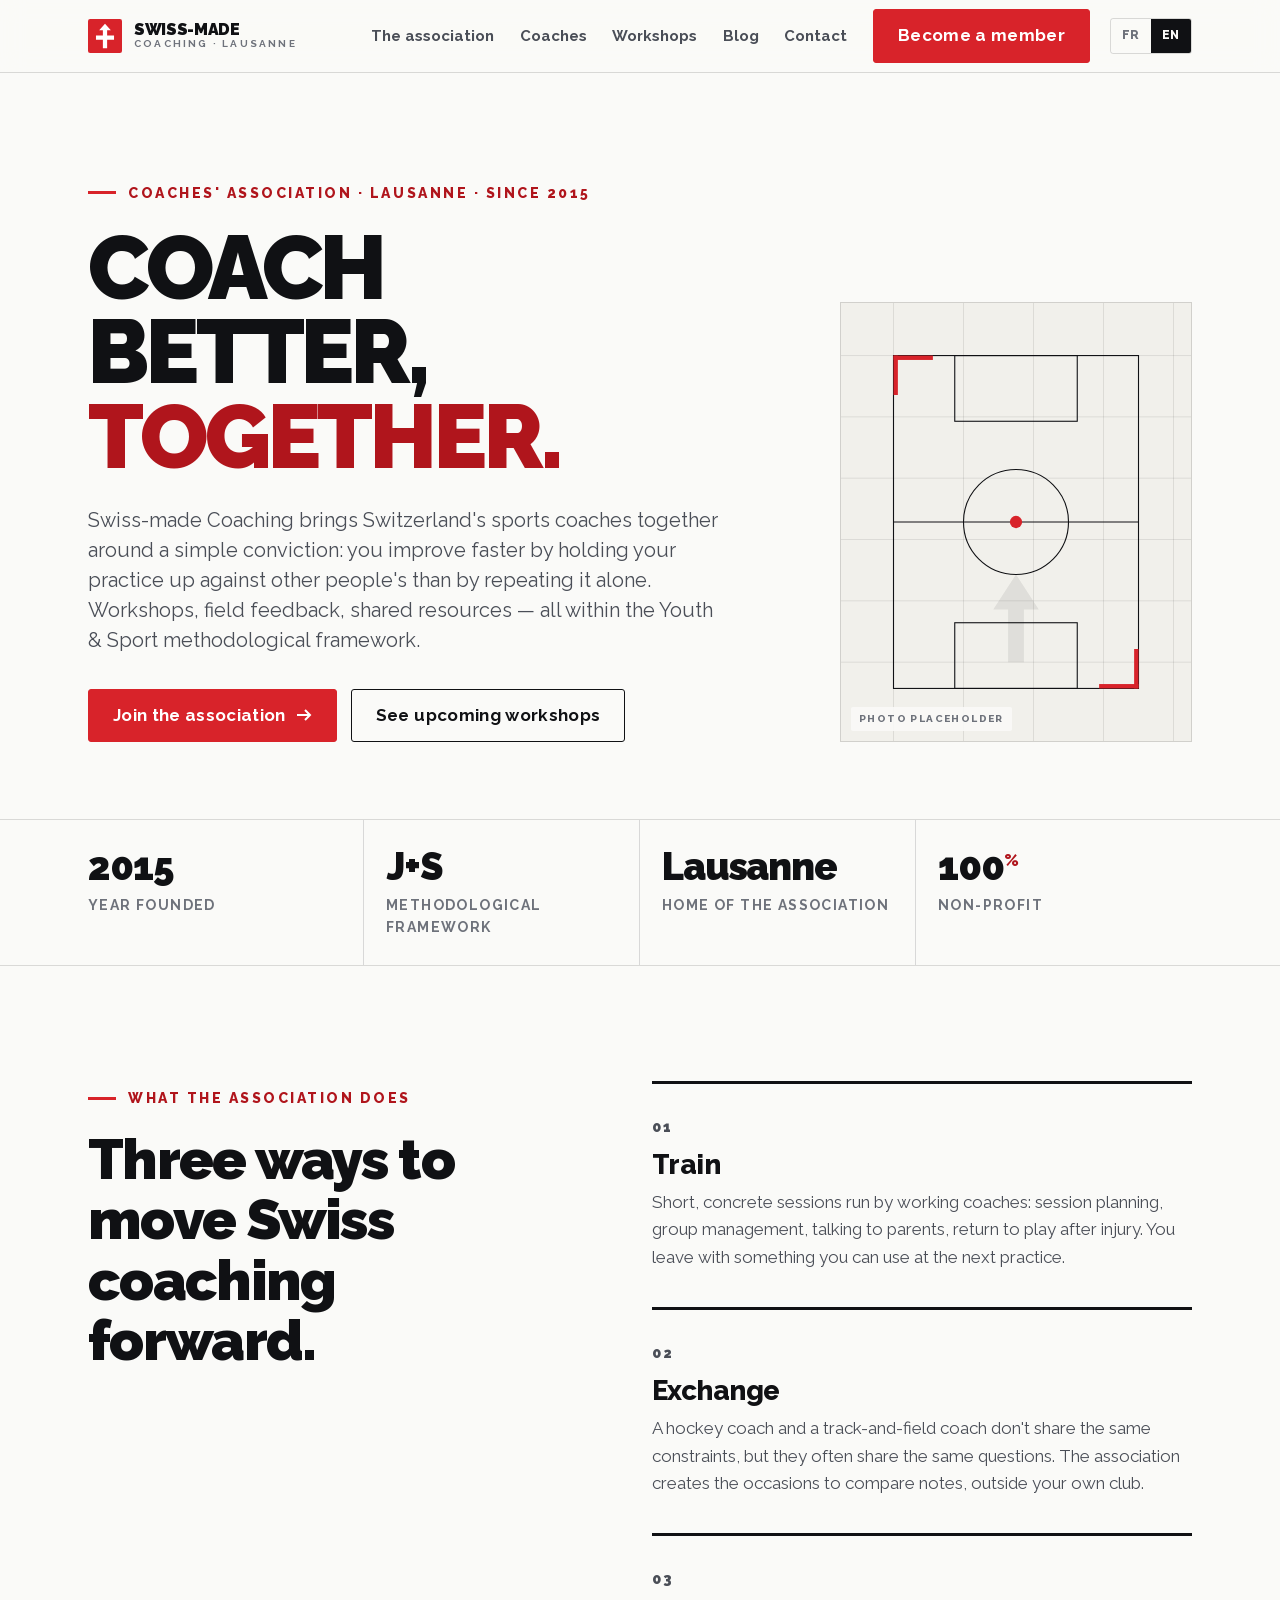
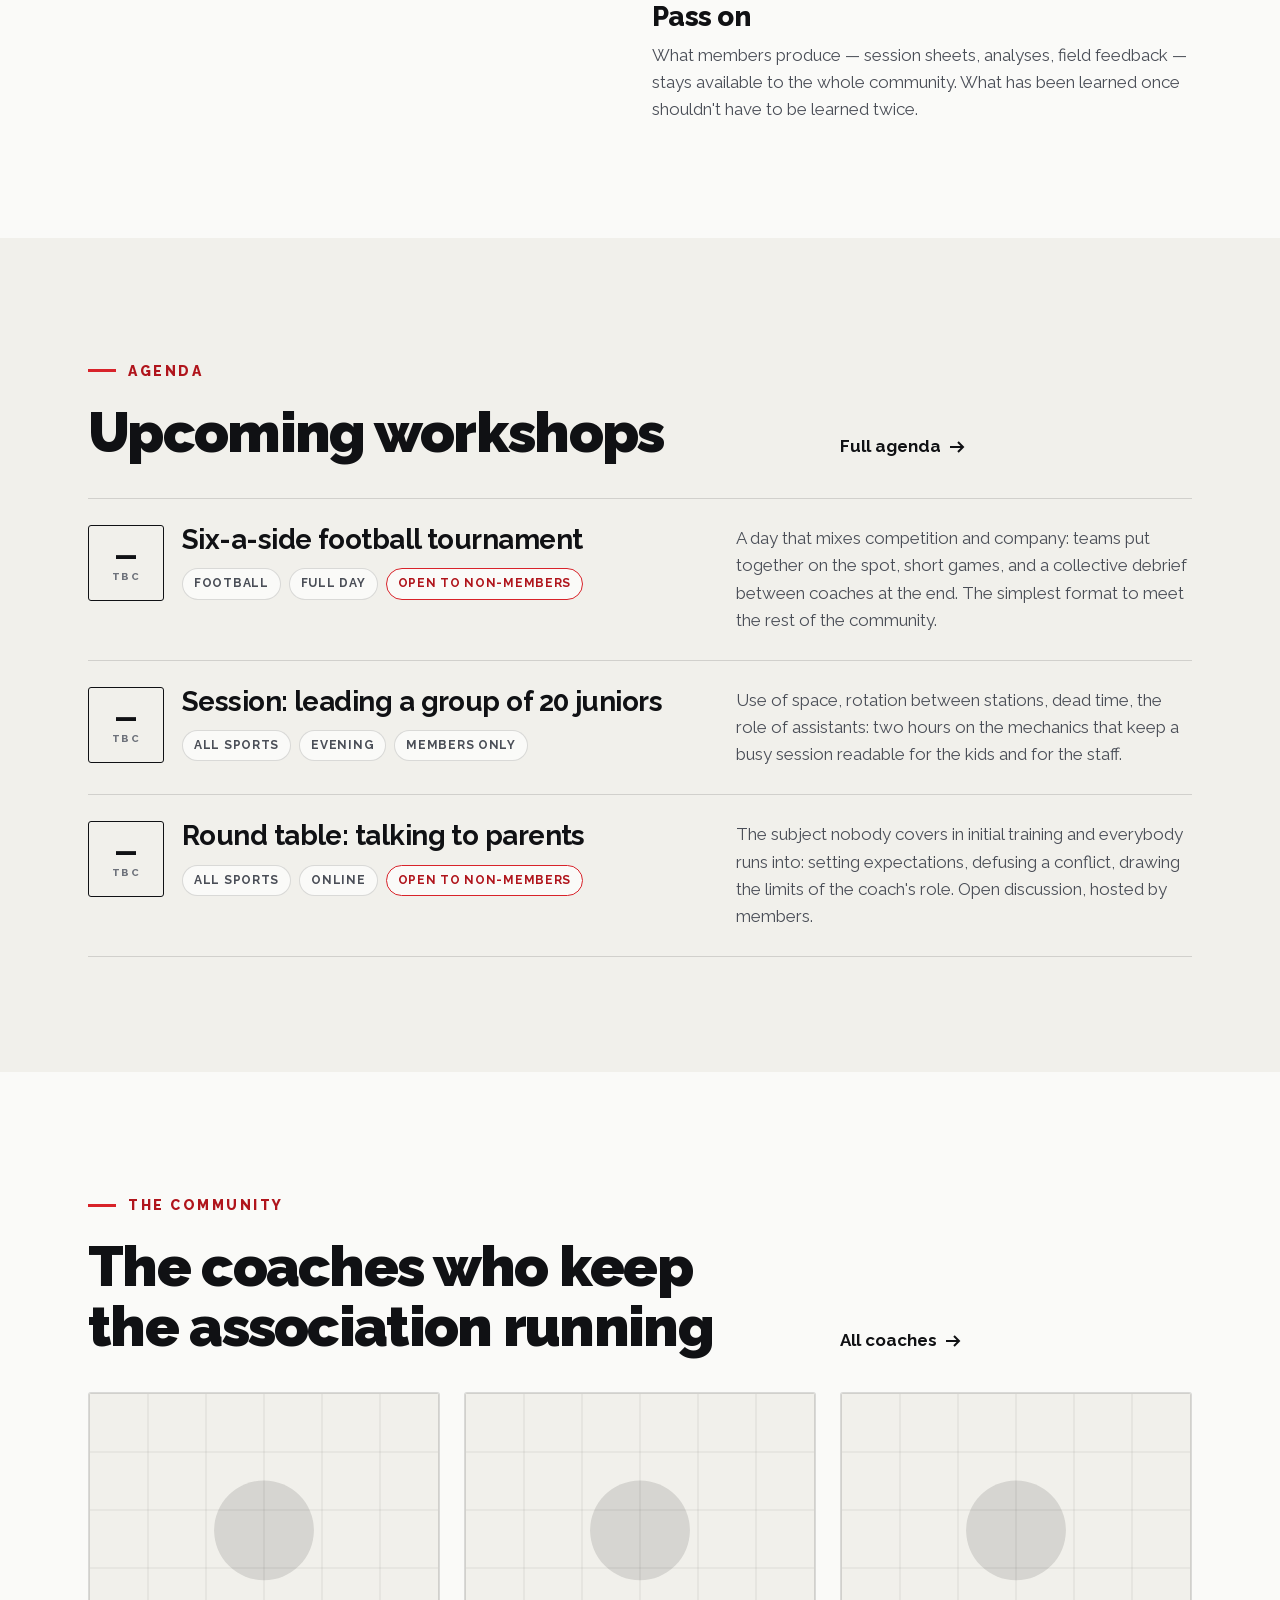
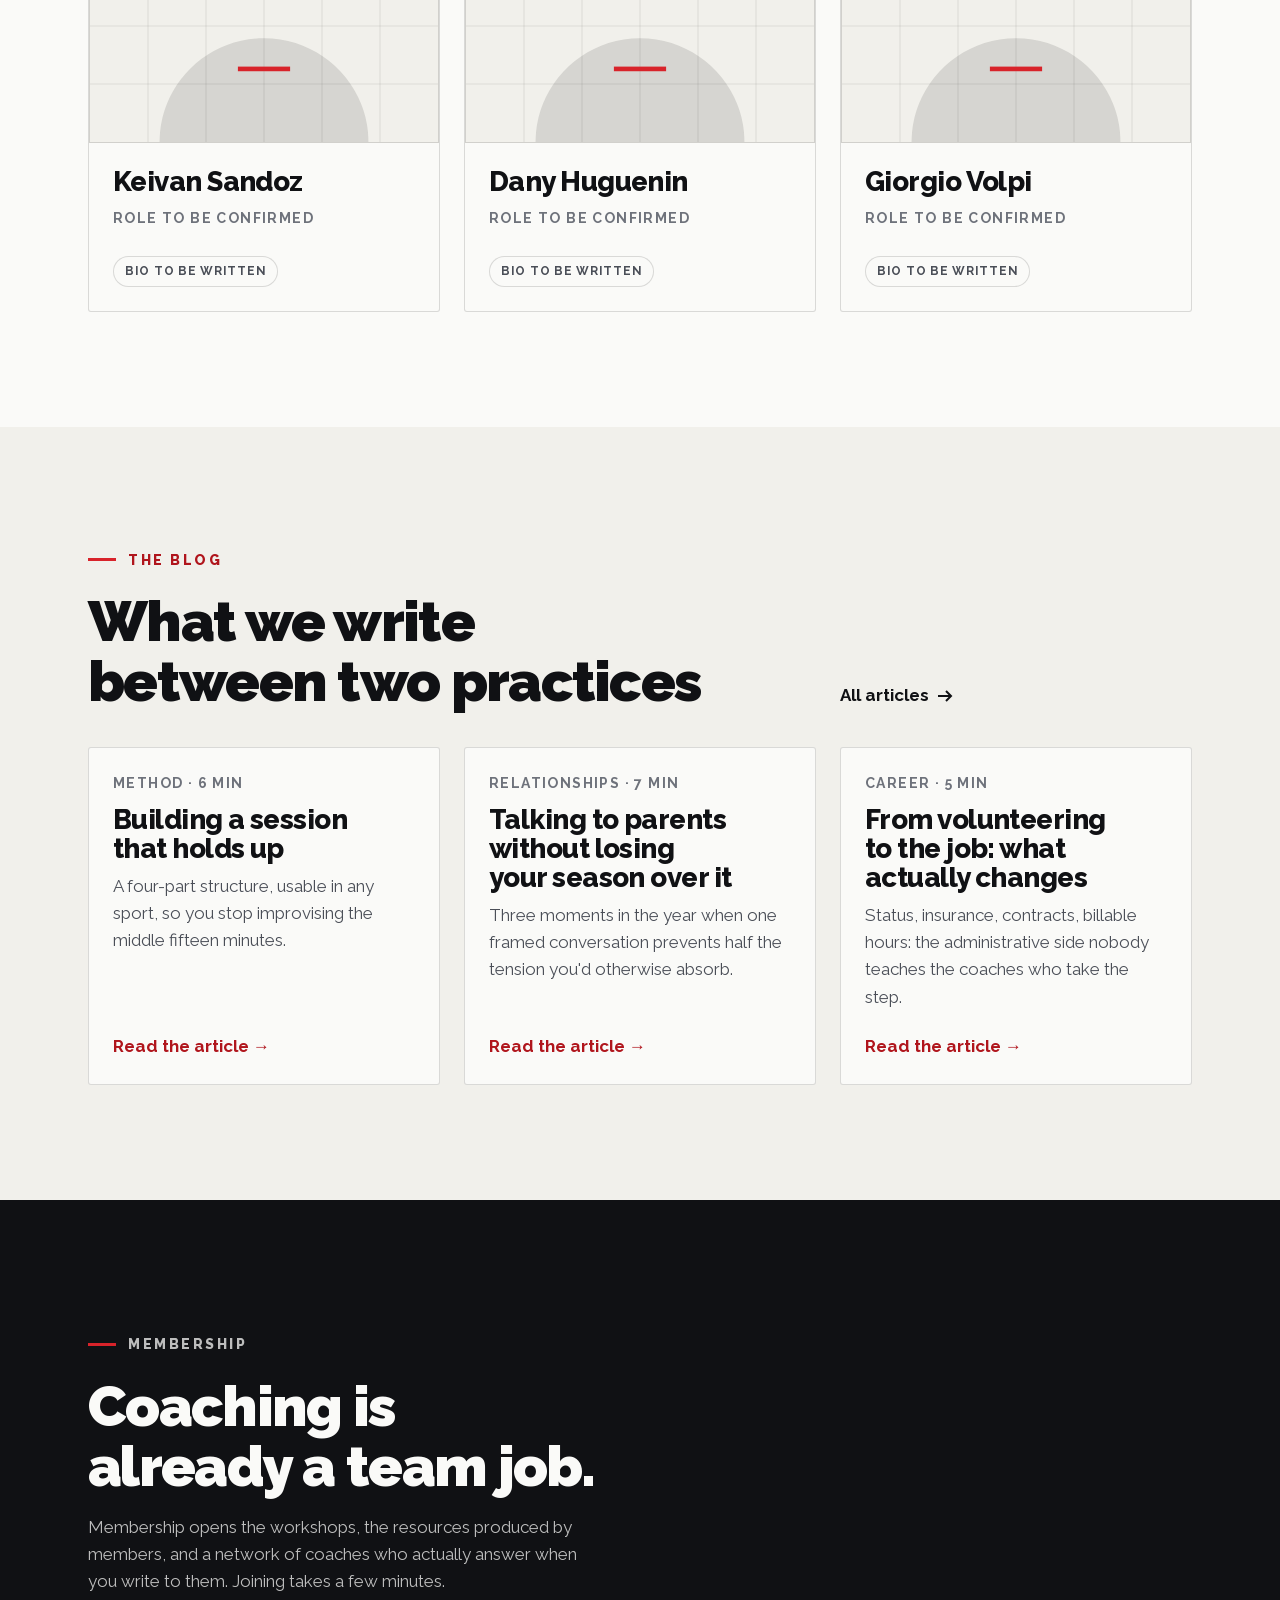
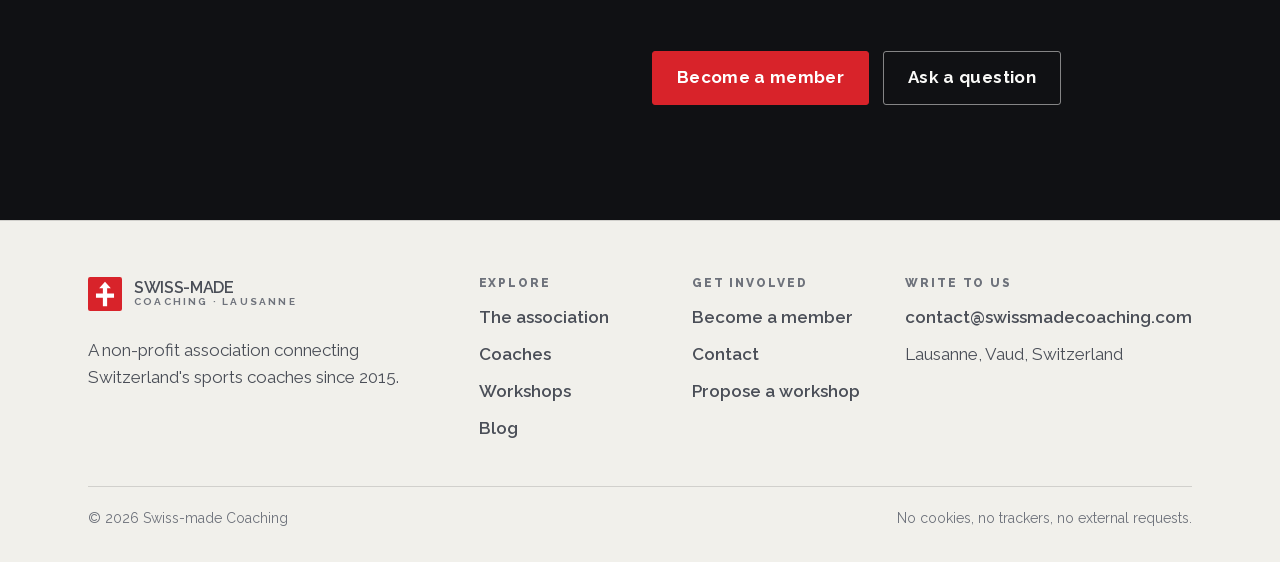
<file: swissmadecoaching/index.html>
<!DOCTYPE html>
<html lang="fr"
      data-title-en="Swiss-made Coaching — The Swiss community of sports coaches"
      data-desc-en="A non-profit association based in Lausanne that brings Swiss sports coaches together: workshops, peer exchange and shared resources around the Youth &amp; Sport methodology.">
<head>
<meta charset="UTF-8">
<meta name="viewport" content="width=device-width, initial-scale=1">
<title>Swiss-made Coaching — La communauté suisse des coachs sportifs</title>
<meta name="description" content="Association à but non lucratif basée à Lausanne qui réunit les coachs sportifs suisses : workshops, partage d'expérience et ressources autour de la méthodologie Jeunesse &amp; Sport.">
<link rel="canonical" href="https://www.swissmadecoaching.com/">
<link rel="icon" type="image/svg+xml" href="assets/img/favicon.svg">
<meta property="og:type" content="website">
<meta property="og:title" content="Swiss-made Coaching — La communauté suisse des coachs sportifs">
<meta property="og:description" content="Se former, échanger, transmettre. L'association qui relie les coachs sportifs de Suisse.">
<meta property="og:url" content="https://www.swissmadecoaching.com/">
<meta property="og:locale" content="fr_CH">
<meta property="og:locale:alternate" content="en_GB">
<meta name="twitter:card" content="summary_large_image">
<meta name="theme-color" content="#FAFAF8">
<link rel="stylesheet" href="assets/site.css">
<script type="application/ld+json">
{
  "@context": "https://schema.org",
  "@type": "SportsOrganization",
  "name": "Swiss-made Coaching",
  "url": "https://www.swissmadecoaching.com/",
  "foundingDate": "2015",
  "nonprofitStatus": "NonprofitANBI",
  "address": { "@type": "PostalAddress", "addressLocality": "Lausanne", "addressRegion": "VD", "addressCountry": "CH" },
  "areaServed": "CH",
  "knowsLanguage": ["fr", "en"]
}
</script>
</head>
<body>

<!-- ============ EN-TÊTE (bloc commun à toutes les pages) ============ -->
<a class="skip" href="#main" data-i18n="skip">Aller au contenu</a>

<header class="site-header">
  <div class="container header-inner">
    <a class="brand" href="index.html" aria-label="Swiss-made Coaching, accueil" data-i18n-attr="aria-label:brand.aria">
      <svg class="brand__mark" viewBox="0 0 64 64" aria-hidden="true" focusable="false">
        <rect width="64" height="64" rx="4" fill="#D8232A"/>
        <path d="M32 9 43 21H36v10h13v8H36v16h-8V39H15v-8h13V21h-7z" fill="#FFFFFF"/>
      </svg>
      <span class="brand__name">Swiss-made<span>Coaching · Lausanne</span></span>
    </a>

    <nav class="nav" aria-label="Navigation principale" data-i18n-attr="aria-label:nav.aria">
      <ul class="nav__list">
        <li><a class="nav__link" href="association.html" data-i18n="nav.about">L'association</a></li>
        <li><a class="nav__link" href="coachs.html" data-i18n="nav.coaches">Coachs</a></li>
        <li><a class="nav__link" href="workshops.html" data-i18n="nav.workshops">Workshops</a></li>
        <li><a class="nav__link" href="blog.html" data-i18n="nav.blog">Blog</a></li>
        <li><a class="nav__link" href="contact.html" data-i18n="nav.contact">Contact</a></li>
        <li><a class="btn btn--primary" href="membre.html" data-i18n="nav.join">Devenir membre</a></li>
      </ul>
    </nav>

    <div class="header-actions">
      <div class="lang-switch" role="group" aria-label="Choix de la langue" data-i18n-attr="aria-label:lang.aria">
        <button type="button" data-lang-btn="fr" aria-pressed="true">FR</button>
        <button type="button" data-lang-btn="en" aria-pressed="false">EN</button>
      </div>
      <button class="burger" type="button" data-burger aria-expanded="false" aria-controls="drawer"
              aria-label="Ouvrir le menu" data-i18n-attr="aria-label:menu.aria"><span></span></button>
    </div>
  </div>
</header>

<div class="drawer" id="drawer" data-drawer aria-hidden="true">
  <a href="index.html"><span class="num-tag">01</span><span data-i18n="nav.home">Accueil</span></a>
  <a href="association.html"><span class="num-tag">02</span><span data-i18n="nav.about">L'association</span></a>
  <a href="coachs.html"><span class="num-tag">03</span><span data-i18n="nav.coaches">Coachs</span></a>
  <a href="workshops.html"><span class="num-tag">04</span><span data-i18n="nav.workshops">Workshops</span></a>
  <a href="blog.html"><span class="num-tag">05</span><span data-i18n="nav.blog">Blog</span></a>
  <a href="contact.html"><span class="num-tag">06</span><span data-i18n="nav.contact">Contact</span></a>
  <a class="btn btn--primary" href="membre.html" data-i18n="nav.join">Devenir membre</a>
</div>

<main id="main">

  <!-- ============ HERO ============ -->
  <section class="hero container">
    <div class="grid hero__grid">
      <div class="hero__text">
        <p class="eyebrow" data-i18n="home.eyebrow">Association de coachs · Lausanne · depuis 2015</p>
        <h1 class="display" data-i18n="home.h1">Coacher mieux,<br><em>ensemble.</em></h1>
        <p class="lead hero__lead" data-i18n="home.lead">
          Swiss-made Coaching réunit les coachs sportifs de Suisse autour d'une conviction simple :
          on progresse plus vite en confrontant sa pratique à celle des autres qu'en la répétant seul.
          Ateliers, retours de terrain, ressources partagées — le tout dans le cadre méthodologique
          Jeunesse &amp; Sport.
        </p>
        <div class="hero__cta">
          <a class="btn btn--primary" href="membre.html">
            <span data-i18n="home.cta.join">Rejoindre l'association</span>
            <svg class="btn__arrow" width="16" height="16" viewBox="0 0 16 16" aria-hidden="true"><path d="M1 8h12M9 3l5 5-5 5" fill="none" stroke="currentColor" stroke-width="2"/></svg>
          </a>
          <a class="btn btn--ghost" href="workshops.html" data-i18n="home.cta.workshops">Voir les prochains workshops</a>
        </div>
      </div>
      <div class="hero__aside">
        <div class="photo-slot hero__figure">
          <img src="assets/img/motif-terrain.svg" alt="" width="800" height="1000" aria-hidden="true">
          <span class="photo-slot__note" data-i18n="photo.slot">Emplacement photo</span>
        </div>
      </div>
    </div>
  </section>

  <!-- ============ CHIFFRES ============ -->
  <section class="stats">
    <div class="container">
      <ul class="stats__list">
        <li class="stat">
          <div class="stat__value">2015</div>
          <div class="stat__label" data-i18n="stats.founded">Année de fondation</div>
        </li>
        <li class="stat">
          <div class="stat__value">J+S</div>
          <div class="stat__label" data-i18n="stats.method">Cadre méthodologique</div>
        </li>
        <li class="stat">
          <div class="stat__value">Lausanne</div>
          <div class="stat__label" data-i18n="stats.base">Siège de l'association</div>
        </li>
        <li class="stat">
          <div class="stat__value">100<sup>%</sup></div>
          <div class="stat__label" data-i18n="stats.nonprofit">À but non lucratif</div>
        </li>
      </ul>
    </div>
  </section>

  <!-- ============ PILIERS ============ -->
  <section class="section container">
    <div class="grid">
      <div class="col-5">
        <p class="eyebrow" data-i18n="home.pillars.eyebrow">Ce que fait l'association</p>
        <h2 class="h1" style="margin-top:20px" data-i18n="home.pillars.title">Trois façons de faire progresser le coaching suisse.</h2>
      </div>
      <div class="col-start-7">
        <div class="cards" style="gap:36px">
          <article class="pillar reveal">
            <p class="pillar__n">01</p>
            <h3 data-i18n="home.pillar1.title">Se former</h3>
            <p data-i18n="home.pillar1.text">
              Des sessions courtes et concrètes, animées par des coachs en activité : préparation de séance,
              gestion de groupe, communication avec les parents, retour au jeu après blessure. On repart
              avec quelque chose d'applicable dès l'entraînement suivant.
            </p>
          </article>
          <article class="pillar reveal">
            <p class="pillar__n">02</p>
            <h3 data-i18n="home.pillar2.title">Échanger</h3>
            <p data-i18n="home.pillar2.text">
              Un coach de hockey et une entraîneuse d'athlétisme n'ont pas les mêmes contraintes,
              mais souvent les mêmes questions. L'association crée les occasions de les confronter,
              hors du cadre de son propre club.
            </p>
          </article>
          <article class="pillar reveal">
            <p class="pillar__n">03</p>
            <h3 data-i18n="home.pillar3.title">Transmettre</h3>
            <p data-i18n="home.pillar3.text">
              Les contenus produits par les membres — fiches de séance, analyses, retours d'expérience —
              restent accessibles à toute la communauté. Ce qui a été appris une fois ne se réapprend pas.
            </p>
          </article>
        </div>
      </div>
    </div>
  </section>

  <!-- ============ WORKSHOPS ============ -->
  <section class="section section--paper2">
    <div class="container">
      <div class="grid" style="align-items:end">
        <div class="col-8">
          <p class="eyebrow" data-i18n="home.ws.eyebrow">Agenda</p>
          <h2 class="h1" style="margin-top:20px" data-i18n="home.ws.title">Prochains workshops</h2>
        </div>
        <div class="col-4" style="display:flex;justify-content:flex-start;align-items:flex-end">
          <a class="link-arrow" href="workshops.html">
            <span data-i18n="home.ws.all">Tout l'agenda</span>
            <svg width="16" height="16" viewBox="0 0 16 16" aria-hidden="true"><path d="M1 8h12M9 3l5 5-5 5" fill="none" stroke="currentColor" stroke-width="2"/></svg>
          </a>
        </div>
      </div>

      <div style="margin-top:36px">
        <article class="workshop reveal">
          <div class="workshop__head">
            <div class="workshop__date" aria-hidden="true"><b>—</b><span data-i18n="date.tbc">à venir</span></div>
            <div>
              <h3><a class="link-arrow" href="workshops.html" data-i18n="home.ws1.title">Tournoi de football à six</a></h3>
              <div class="workshop__tags">
                <span class="chip" data-i18n="tag.football">Football</span>
                <span class="chip" data-i18n="tag.day">Journée</span>
                <span class="chip chip--red" data-i18n="tag.open">Ouvert aux non-membres</span>
              </div>
            </div>
          </div>
          <p class="muted" data-i18n="home.ws1.text">
            Une journée qui mélange compétition et convivialité : des équipes composées sur place,
            des matchs courts, et un débrief collectif entre coachs à la fin de la journée.
            Le format le plus simple pour rencontrer le reste de la communauté.
          </p>
        </article>

        <article class="workshop reveal">
          <div class="workshop__head">
            <div class="workshop__date" aria-hidden="true"><b>—</b><span data-i18n="date.tbc">à venir</span></div>
            <div>
              <h3><a class="link-arrow" href="workshops.html" data-i18n="home.ws2.title">Séance : conduire un groupe de 20 juniors</a></h3>
              <div class="workshop__tags">
                <span class="chip" data-i18n="tag.allsports">Tous sports</span>
                <span class="chip" data-i18n="tag.evening">Soirée</span>
                <span class="chip" data-i18n="tag.members">Membres</span>
              </div>
            </div>
          </div>
          <p class="muted" data-i18n="home.ws2.text">
            Organisation de l'espace, rotation des ateliers, gestion des temps morts, place des
            assistants : deux heures sur les mécaniques qui font qu'une séance chargée reste
            lisible pour les jeunes comme pour le staff.
          </p>
        </article>

        <article class="workshop reveal">
          <div class="workshop__head">
            <div class="workshop__date" aria-hidden="true"><b>—</b><span data-i18n="date.tbc">à venir</span></div>
            <div>
              <h3><a class="link-arrow" href="workshops.html" data-i18n="home.ws3.title">Table ronde : parler aux parents</a></h3>
              <div class="workshop__tags">
                <span class="chip" data-i18n="tag.allsports">Tous sports</span>
                <span class="chip" data-i18n="tag.online">En ligne</span>
                <span class="chip chip--red" data-i18n="tag.open">Ouvert aux non-membres</span>
              </div>
            </div>
          </div>
          <p class="muted" data-i18n="home.ws3.text">
            Le sujet que personne n'aborde en formation initiale et que tout le monde rencontre :
            cadrer les attentes, désamorcer un conflit, poser les limites du rôle de coach.
            Discussion ouverte, animée par des membres de l'association.
          </p>
        </article>
      </div>
    </div>
  </section>

  <!-- ============ COACHS ============ -->
  <section class="section container">
    <div class="grid" style="align-items:end">
      <div class="col-8">
        <p class="eyebrow" data-i18n="home.coaches.eyebrow">La communauté</p>
        <h2 class="h1" style="margin-top:20px" data-i18n="home.coaches.title">Des coachs qui font tourner l'association</h2>
      </div>
      <div class="col-4" style="display:flex;align-items:flex-end">
        <a class="link-arrow" href="coachs.html">
          <span data-i18n="home.coaches.all">Tous les coachs</span>
          <svg width="16" height="16" viewBox="0 0 16 16" aria-hidden="true"><path d="M1 8h12M9 3l5 5-5 5" fill="none" stroke="currentColor" stroke-width="2"/></svg>
        </a>
      </div>
    </div>

    <div class="cards cards--3" style="margin-top:36px">
      <article class="card card--coach reveal">
        <div class="photo-slot card__media">
          <img src="assets/img/motif-portrait.svg" alt="" width="600" height="600" aria-hidden="true">
        </div>
        <div class="card__body">
          <h3 class="card__title"><a href="coachs.html">Keivan Sandoz</a></h3>
          <p class="card__meta" data-i18n="coach.role.tbc">Rôle à confirmer</p>
          <p class="card__text"><span class="chip" data-i18n="todo.bio">Bio à compléter</span></p>
        </div>
      </article>
      <article class="card card--coach reveal">
        <div class="photo-slot card__media">
          <img src="assets/img/motif-portrait.svg" alt="" width="600" height="600" aria-hidden="true">
        </div>
        <div class="card__body">
          <h3 class="card__title"><a href="coachs.html">Dany Huguenin</a></h3>
          <p class="card__meta" data-i18n="coach.role.tbc">Rôle à confirmer</p>
          <p class="card__text"><span class="chip" data-i18n="todo.bio">Bio à compléter</span></p>
        </div>
      </article>
      <article class="card card--coach reveal">
        <div class="photo-slot card__media">
          <img src="assets/img/motif-portrait.svg" alt="" width="600" height="600" aria-hidden="true">
        </div>
        <div class="card__body">
          <h3 class="card__title"><a href="coachs.html">Giorgio Volpi</a></h3>
          <p class="card__meta" data-i18n="coach.role.tbc">Rôle à confirmer</p>
          <p class="card__text"><span class="chip" data-i18n="todo.bio">Bio à compléter</span></p>
        </div>
      </article>
    </div>
  </section>

  <!-- ============ BLOG ============ -->
  <section class="section section--paper2">
    <div class="container">
      <div class="grid" style="align-items:end">
        <div class="col-8">
          <p class="eyebrow" data-i18n="home.blog.eyebrow">Le blog</p>
          <h2 class="h1" style="margin-top:20px" data-i18n="home.blog.title">Ce qu'on écrit entre deux entraînements</h2>
        </div>
        <div class="col-4" style="display:flex;align-items:flex-end">
          <a class="link-arrow" href="blog.html">
            <span data-i18n="home.blog.all">Tous les articles</span>
            <svg width="16" height="16" viewBox="0 0 16 16" aria-hidden="true"><path d="M1 8h12M9 3l5 5-5 5" fill="none" stroke="currentColor" stroke-width="2"/></svg>
          </a>
        </div>
      </div>

      <div class="cards cards--3" style="margin-top:36px">
        <article class="card reveal">
          <div class="card__body">
            <p class="card__meta" data-i18n="blog.a1.meta">Méthode · 6 min</p>
            <h3 class="card__title"><a href="blog/seance-qui-tient-la-route.html" data-i18n="blog.a1.title">Construire une séance qui tient la route</a></h3>
            <p class="card__text" data-i18n="blog.a1.excerpt">
              Une trame en quatre temps, applicable quel que soit le sport, pour arrêter d'improviser
              le quart d'heure du milieu.
            </p>
            <p class="card__foot" data-i18n="read">Lire l'article →</p>
          </div>
        </article>
        <article class="card reveal">
          <div class="card__body">
            <p class="card__meta" data-i18n="blog.a2.meta">Relationnel · 7 min</p>
            <h3 class="card__title"><a href="blog/parler-aux-parents.html" data-i18n="blog.a2.title">Parler aux parents sans y laisser sa saison</a></h3>
            <p class="card__text" data-i18n="blog.a2.excerpt">
              Trois moments de l'année où une conversation cadrée évite la moitié des tensions
              qu'on subit habituellement.
            </p>
            <p class="card__foot" data-i18n="read">Lire l'article →</p>
          </div>
        </article>
        <article class="card reveal">
          <div class="card__body">
            <p class="card__meta" data-i18n="blog.a3.meta">Carrière · 5 min</p>
            <h3 class="card__title"><a href="blog/du-benevolat-au-metier.html" data-i18n="blog.a3.title">Du bénévolat au métier : ce qui change vraiment</a></h3>
            <p class="card__text" data-i18n="blog.a3.excerpt">
              Statuts, assurances, contrats, temps facturé : la partie administrative que personne
              n'enseigne aux coachs qui franchissent le pas.
            </p>
            <p class="card__foot" data-i18n="read">Lire l'article →</p>
          </div>
        </article>
      </div>
    </div>
  </section>

  <!-- ============ CTA ============ -->
  <section class="section cta-band">
    <div class="container grid" style="align-items:center">
      <div class="col-7">
        <p class="eyebrow" data-i18n="cta.eyebrow">Adhésion</p>
        <h2 class="h1" style="margin-top:20px" data-i18n="cta.title">Coacher, c'est déjà un métier d'équipe.</h2>
        <p data-i18n="cta.text">
          L'adhésion donne accès aux workshops, aux ressources produites par les membres et à un
          réseau de coachs qui répondent quand on leur écrit. Rejoignez l'association en quelques minutes.
        </p>
      </div>
      <div class="col-4 col-start-7">
        <div class="cta-band__actions">
          <a class="btn btn--primary" href="membre.html" data-i18n="cta.join">Devenir membre</a>
          <a class="btn btn--onink" href="contact.html" data-i18n="cta.ask">Poser une question</a>
        </div>
      </div>
    </div>
  </section>

</main>

<!-- ============ PIED DE PAGE (bloc commun à toutes les pages) ============ -->
<footer class="site-footer">
  <div class="container">
    <div class="footer-grid">
      <div class="footer-col">
        <a class="brand" href="index.html">
          <svg class="brand__mark" viewBox="0 0 64 64" aria-hidden="true" focusable="false">
            <rect width="64" height="64" rx="4" fill="#D8232A"/>
            <path d="M32 9 43 21H36v10h13v8H36v16h-8V39H15v-8h13V21h-7z" fill="#FFFFFF"/>
          </svg>
          <span class="brand__name">Swiss-made<span>Coaching · Lausanne</span></span>
        </a>
        <p class="muted" style="margin-top:18px;max-width:34ch" data-i18n="footer.tagline">
          Association à but non lucratif qui relie les coachs sportifs de Suisse depuis 2015.
        </p>
      </div>
      <div class="footer-col">
        <h3 data-i18n="footer.explore">Explorer</h3>
        <ul>
          <li><a href="association.html" data-i18n="nav.about">L'association</a></li>
          <li><a href="coachs.html" data-i18n="nav.coaches">Coachs</a></li>
          <li><a href="workshops.html" data-i18n="nav.workshops">Workshops</a></li>
          <li><a href="blog.html" data-i18n="nav.blog">Blog</a></li>
        </ul>
      </div>
      <div class="footer-col">
        <h3 data-i18n="footer.join">Participer</h3>
        <ul>
          <li><a href="membre.html" data-i18n="nav.join">Devenir membre</a></li>
          <li><a href="contact.html" data-i18n="nav.contact">Contact</a></li>
          <li><a href="workshops.html" data-i18n="footer.proposews">Proposer un workshop</a></li>
        </ul>
      </div>
      <div class="footer-col">
        <h3 data-i18n="footer.contact">Nous écrire</h3>
        <ul>
          <li><a href="mailto:contact@swissmadecoaching.com">contact@swissmadecoaching.com</a></li>
          <li><span class="muted" data-i18n="footer.address">Lausanne, Vaud, Suisse</span></li>
        </ul>
      </div>
    </div>
    <div class="footer-bottom">
      <span>© <span data-year>2026</span> Swiss-made Coaching</span>
      <span data-i18n="footer.privacy">Aucun cookie, aucun traceur, aucune requête externe.</span>
    </div>
  </div>
</footer>

<script src="assets/i18n.js"></script>
<script src="assets/site.js"></script>
</body>
</html>
</file>
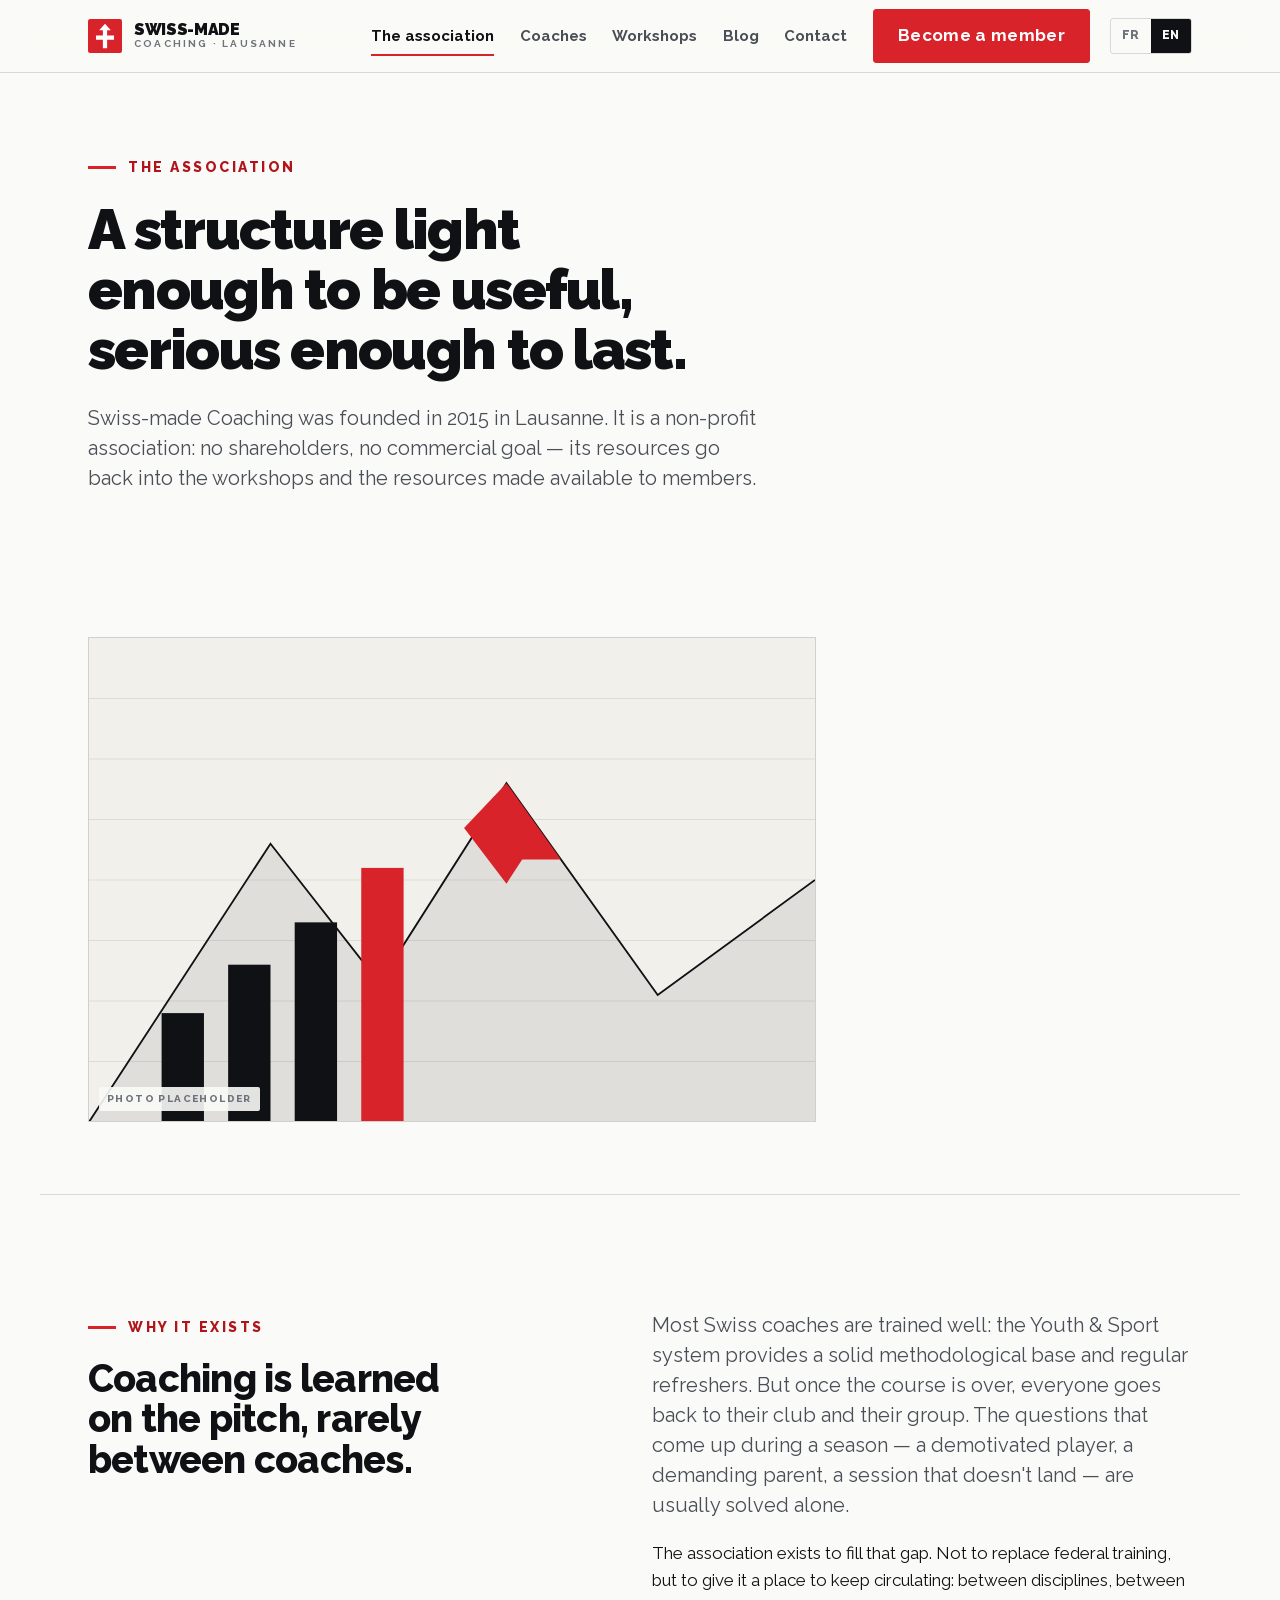
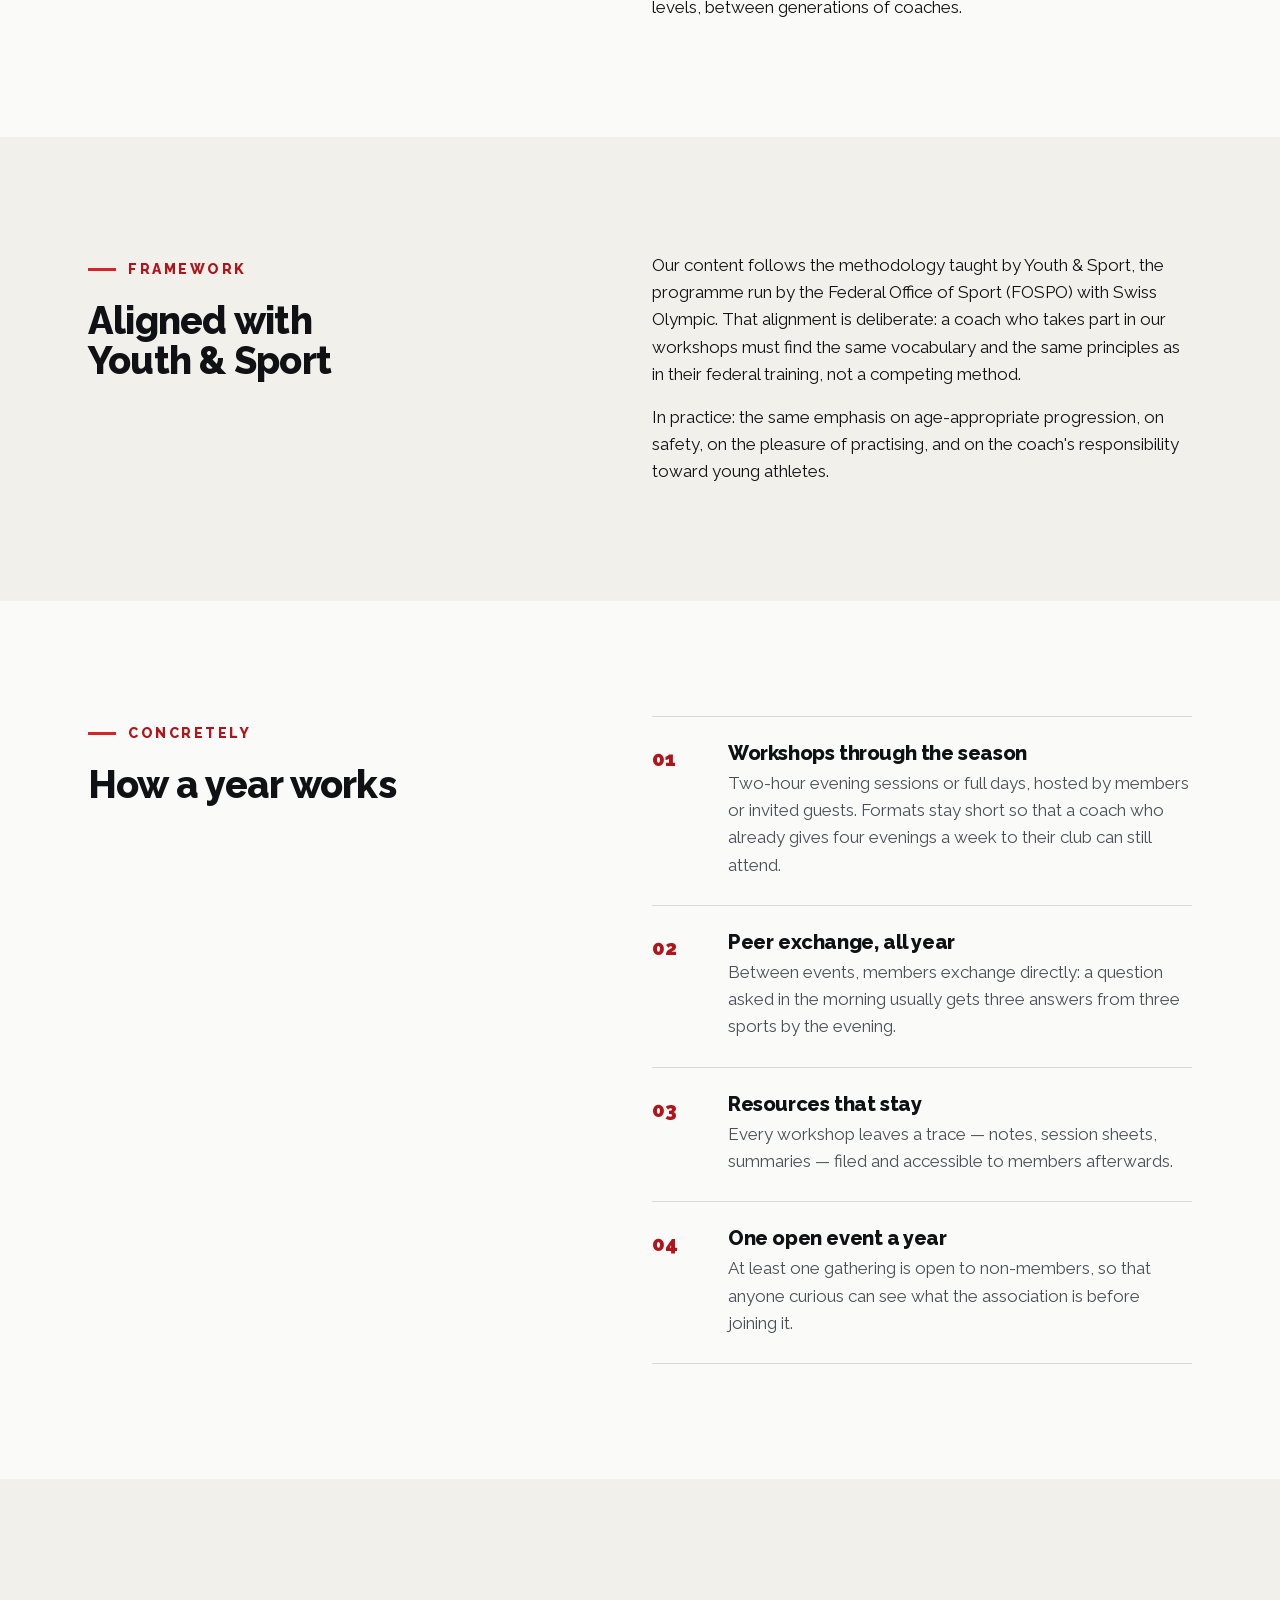
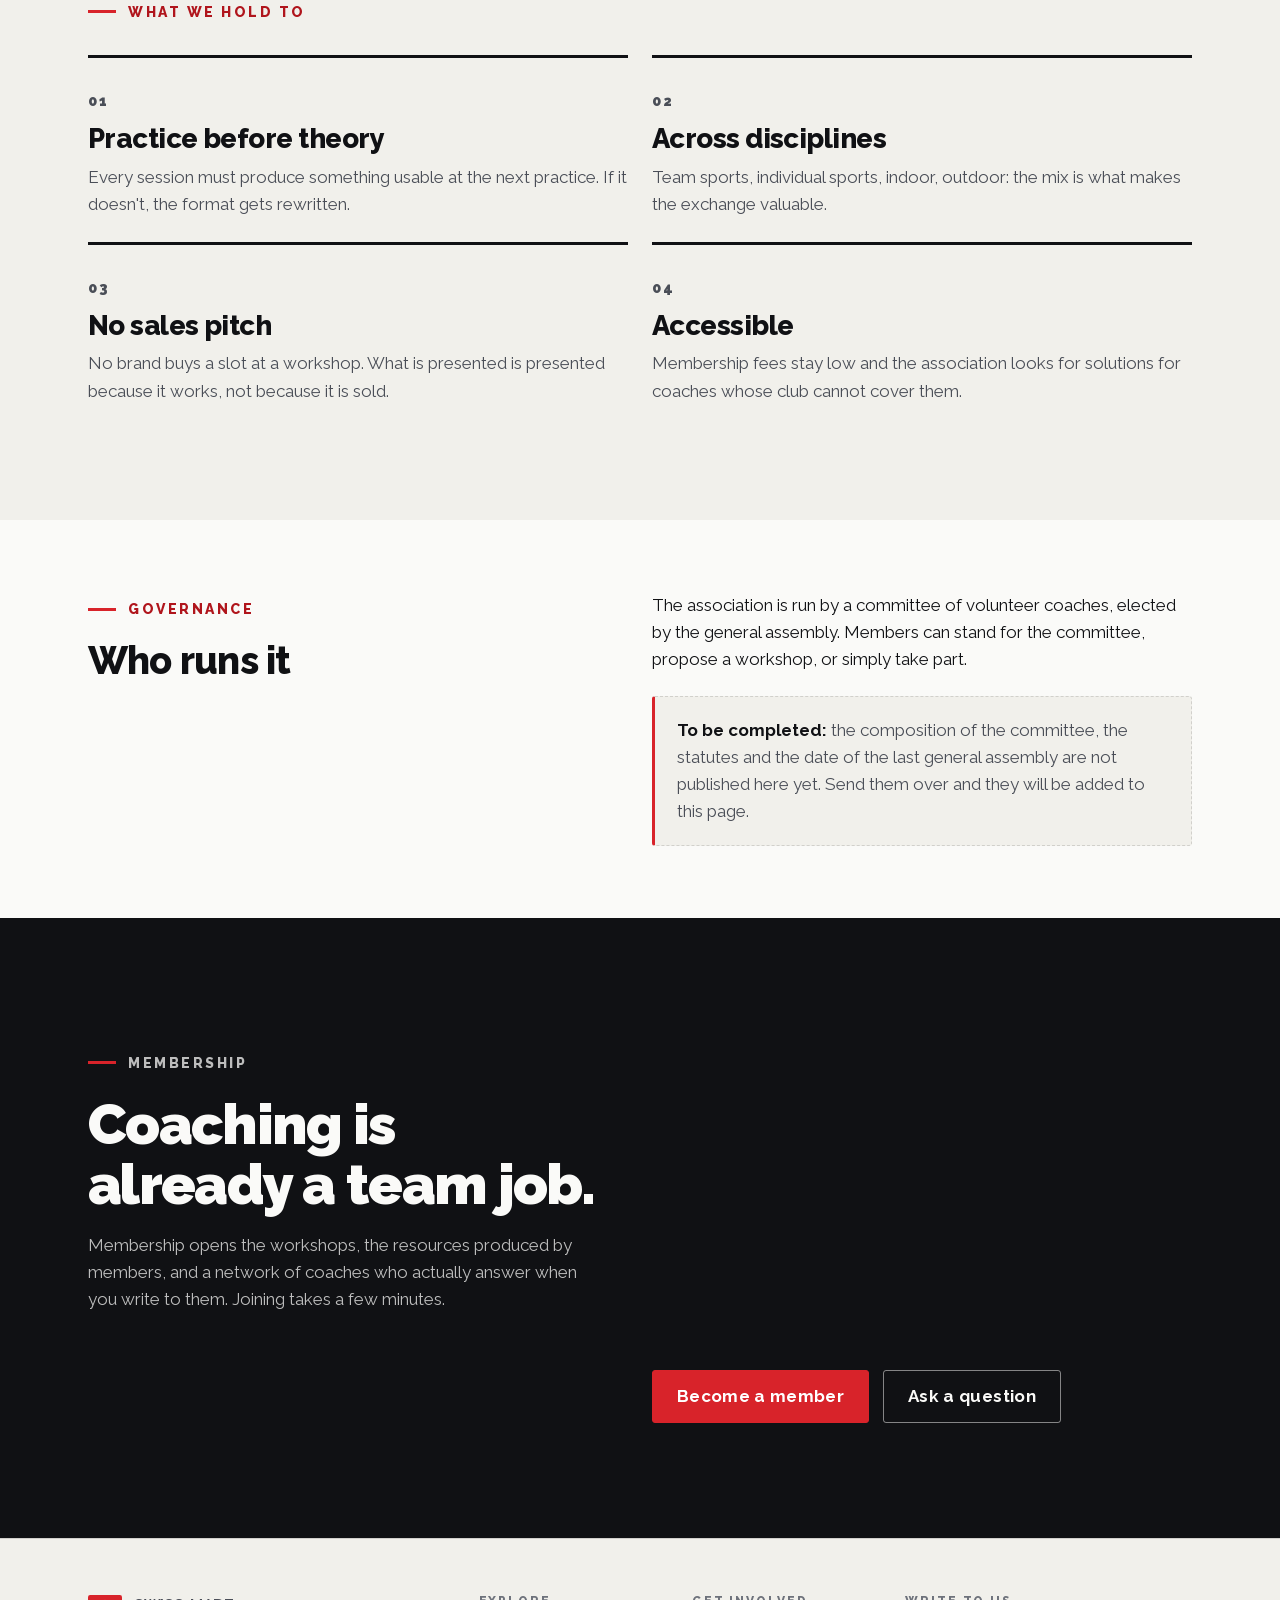
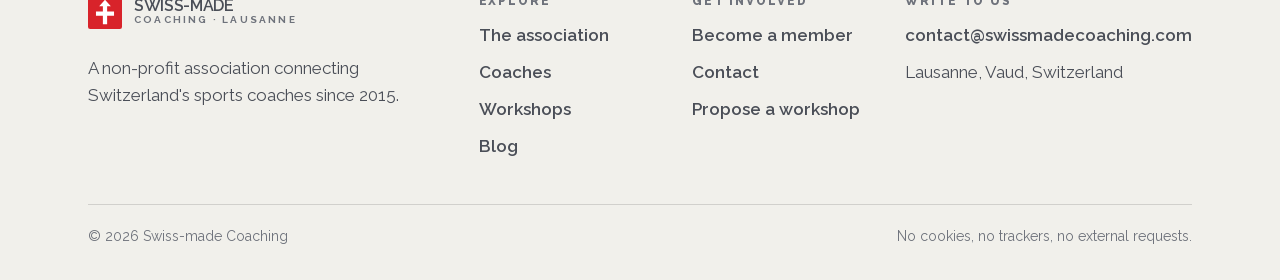
<file: swissmadecoaching/association.html>
<!DOCTYPE html>
<html lang="fr"
      data-title-en="The association — Swiss-made Coaching"
      data-desc-en="A non-profit association founded in Lausanne in 2015: mission, Youth &amp; Sport methodological framework, how it works and governance.">
<head>
<meta charset="UTF-8">
<meta name="viewport" content="width=device-width, initial-scale=1">
<title>L'association — Swiss-made Coaching</title>
<meta name="description" content="Association à but non lucratif fondée en 2015 à Lausanne : mission, cadre méthodologique Jeunesse &amp; Sport, fonctionnement et gouvernance.">
<link rel="canonical" href="https://www.swissmadecoaching.com/association">
<link rel="icon" type="image/svg+xml" href="assets/img/favicon.svg">
<meta property="og:type" content="website">
<meta property="og:title" content="L'association — Swiss-made Coaching">
<meta property="og:description" content="Association à but non lucratif fondée en 2015 à Lausanne : mission, cadre méthodologique Jeunesse &amp; Sport, fonctionnement et gouvernance.">
<meta property="og:url" content="https://www.swissmadecoaching.com/association">
<meta property="og:locale" content="fr_CH">
<meta property="og:locale:alternate" content="en_GB">
<meta name="twitter:card" content="summary_large_image">
<meta name="theme-color" content="#FAFAF8">
<link rel="stylesheet" href="assets/site.css">
</head>
<body>

<!-- ============ EN-TÊTE (bloc commun à toutes les pages) ============ -->
<a class="skip" href="#main" data-i18n="skip">Aller au contenu</a>

<header class="site-header">
  <div class="container header-inner">
    <a class="brand" href="index.html" aria-label="Swiss-made Coaching, accueil" data-i18n-attr="aria-label:brand.aria">
      <svg class="brand__mark" viewBox="0 0 64 64" aria-hidden="true" focusable="false"><rect width="64" height="64" rx="4" fill="#D8232A"/><path d="M32 9 43 21H36v10h13v8H36v16h-8V39H15v-8h13V21h-7z" fill="#FFFFFF"/></svg>
      <span class="brand__name">Swiss-made<span>Coaching · Lausanne</span></span>
    </a>

    <nav class="nav" aria-label="Navigation principale" data-i18n-attr="aria-label:nav.aria">
      <ul class="nav__list">
        <li><a class="nav__link" href="association.html" aria-current="page" data-i18n="nav.about">L'association</a></li>
        <li><a class="nav__link" href="coachs.html" data-i18n="nav.coaches">Coachs</a></li>
        <li><a class="nav__link" href="workshops.html" data-i18n="nav.workshops">Workshops</a></li>
        <li><a class="nav__link" href="blog.html" data-i18n="nav.blog">Blog</a></li>
        <li><a class="nav__link" href="contact.html" data-i18n="nav.contact">Contact</a></li>
        <li><a class="btn btn--primary" href="membre.html" data-i18n="nav.join">Devenir membre</a></li>
      </ul>
    </nav>

    <div class="header-actions">
      <div class="lang-switch" role="group" aria-label="Choix de la langue" data-i18n-attr="aria-label:lang.aria">
        <button type="button" data-lang-btn="fr" aria-pressed="true">FR</button>
        <button type="button" data-lang-btn="en" aria-pressed="false">EN</button>
      </div>
      <button class="burger" type="button" data-burger aria-expanded="false" aria-controls="drawer"
              aria-label="Ouvrir le menu" data-i18n-attr="aria-label:menu.aria"><span></span></button>
    </div>
  </div>
</header>

<div class="drawer" id="drawer" data-drawer aria-hidden="true">
  <a href="index.html"><span class="num-tag">01</span><span data-i18n="nav.home">Accueil</span></a>
  <a href="association.html" aria-current="page"><span class="num-tag">02</span><span data-i18n="nav.about">L'association</span></a>
  <a href="coachs.html"><span class="num-tag">03</span><span data-i18n="nav.coaches">Coachs</span></a>
  <a href="workshops.html"><span class="num-tag">04</span><span data-i18n="nav.workshops">Workshops</span></a>
  <a href="blog.html"><span class="num-tag">05</span><span data-i18n="nav.blog">Blog</span></a>
  <a href="contact.html"><span class="num-tag">06</span><span data-i18n="nav.contact">Contact</span></a>
  <a class="btn btn--primary" href="membre.html" data-i18n="nav.join">Devenir membre</a>
</div>

<main id="main">
  <section class="section--tight container" style="padding-top:clamp(40px,6vw,80px)">
    <div class="grid">
      <div class="col-8">
        <p class="eyebrow" data-i18n="about.eyebrow">L'association</p>
        <h1 class="h1" style="margin-top:20px" data-i18n="about.title">Une structure assez légère pour servir, assez sérieuse pour durer.</h1>
        <p class="lead" style="margin-top:24px" data-i18n="about.lead">Swiss-made Coaching est née en 2015 à Lausanne. C'est une association à but non lucratif : pas d'actionnaires, pas d'objectif commercial — ses moyens repartent dans les workshops et dans les ressources mises à disposition des membres.</p>
      </div>
    </div>
  </section>

  <section class="section--tight container">
    <div class="grid">
      <div class="col-8">
        <div class="photo-slot" style="aspect-ratio:3/2">
          <img src="assets/img/motif-sommet.svg" alt="" width="1200" height="800" aria-hidden="true">
          <span class="photo-slot__note" data-i18n="photo.slot">Emplacement photo</span>
        </div>
      </div>
    </div>
  </section>

  <section class="section container bordered-top">
    <div class="grid">
      <div class="col-5">
        <p class="eyebrow" data-i18n="about.why.eyebrow">Pourquoi elle existe</p>
        <h2 class="h2" style="margin-top:20px" data-i18n="about.why.title">Le coaching s'apprend sur le terrain, rarement entre coachs.</h2>
      </div>
      <div class="col-start-7">
        <p class="lead" data-i18n="about.why.p1">
          La plupart des coachs suisses sont bien formés : le système Jeunesse &amp; Sport fournit une base
          méthodologique solide et des remises à niveau régulières. Mais une fois le cours terminé, chacun
          retourne dans son club et devant son groupe. Les questions qui traversent une saison — un joueur
          qui décroche, un parent trop présent, une séance qui ne prend pas — se règlent le plus souvent seul.
        </p>
        <p style="margin-top:20px" data-i18n="about.why.p2">
          L'association existe pour combler ce vide. Pas pour remplacer la formation fédérale, mais pour lui
          donner un endroit où continuer à circuler : entre disciplines, entre niveaux, entre générations de coachs.
        </p>
      </div>
    </div>
  </section>

  <section class="section section--paper2">
    <div class="container grid">
      <div class="col-5">
        <p class="eyebrow" data-i18n="about.method.eyebrow">Le cadre</p>
        <h2 class="h2" style="margin-top:20px" data-i18n="about.method.title">Aligné sur Jeunesse &amp; Sport</h2>
      </div>
      <div class="col-start-7">
        <p data-i18n="about.method.p1">
          Nos contenus suivent la méthodologie enseignée par Jeunesse &amp; Sport, le programme piloté par
          l'Office fédéral du sport (OFSPO) avec Swiss Olympic. Cet alignement est volontaire : un coach qui
          participe à nos workshops doit y retrouver le même vocabulaire et les mêmes principes que dans sa
          formation fédérale, pas une méthode concurrente.
        </p>
        <p style="margin-top:16px" data-i18n="about.method.p2">
          Concrètement : la même attention à la progression adaptée à l'âge, à la sécurité, au plaisir de
          pratiquer, et à la responsabilité du coach vis-à-vis des jeunes athlètes.
        </p>
      </div>
    </div>
  </section>

  <section class="section container">
    <div class="grid">
      <div class="col-5">
        <p class="eyebrow" data-i18n="about.how.eyebrow">Concrètement</p>
        <h2 class="h2" style="margin-top:20px" data-i18n="about.how.title">Comment se déroule une année</h2>
      </div>
      <div class="col-start-7">
        <div class="steps" style="margin-top:0">
          <div class="step reveal">
            <div>
              <h3 data-i18n="about.how.s1.t">Des workshops au fil de la saison</h3>
              <p data-i18n="about.how.s1.p">Des soirées de deux heures ou des journées complètes, animées par des membres ou des invités. Les formats restent courts pour qu'un coach qui donne déjà quatre soirs par semaine à son club puisse venir.</p>
            </div>
          </div>
          <div class="step reveal">
            <div>
              <h3 data-i18n="about.how.s2.t">De l'échange entre pairs, toute l'année</h3>
              <p data-i18n="about.how.s2.p">Entre deux événements, les membres échangent directement : une question posée le matin trouve généralement trois réponses venues de trois sports différents dans la journée.</p>
            </div>
          </div>
          <div class="step reveal">
            <div>
              <h3 data-i18n="about.how.s3.t">Des ressources qui restent</h3>
              <p data-i18n="about.how.s3.p">Chaque workshop laisse une trace — notes, fiches de séance, synthèses — archivée et accessible aux membres par la suite.</p>
            </div>
          </div>
          <div class="step reveal">
            <div>
              <h3 data-i18n="about.how.s4.t">Un rendez-vous ouvert chaque année</h3>
              <p data-i18n="about.how.s4.p">Au moins un événement est ouvert aux non-membres, pour que les curieux puissent voir ce qu'est l'association avant d'y adhérer.</p>
            </div>
          </div>
        </div>
      </div>
    </div>
  </section>

  <section class="section section--paper2">
    <div class="container">
      <p class="eyebrow" data-i18n="about.values.eyebrow">Ce à quoi on tient</p>
      <div class="cards cards--2" style="margin-top:32px">
        <article class="pillar reveal"><p class="pillar__n">01</p><h3 data-i18n="about.values.v1.t">La pratique avant la théorie</h3><p data-i18n="about.values.v1.p">Chaque session doit produire quelque chose d'utilisable au prochain entraînement. Sinon, le format est réécrit.</p></article>
        <article class="pillar reveal"><p class="pillar__n">02</p><h3 data-i18n="about.values.v2.t">Toutes disciplines</h3><p data-i18n="about.values.v2.p">Sports collectifs, sports individuels, salle, extérieur : c'est le mélange qui rend l'échange utile.</p></article>
        <article class="pillar reveal"><p class="pillar__n">03</p><h3 data-i18n="about.values.v3.t">Sans argumentaire commercial</h3><p data-i18n="about.values.v3.p">Aucune marque n'achète un créneau dans un workshop. Ce qui est présenté l'est parce que ça fonctionne, pas parce que ça se vend.</p></article>
        <article class="pillar reveal"><p class="pillar__n">04</p><h3 data-i18n="about.values.v4.t">Accessible</h3><p data-i18n="about.values.v4.p">La cotisation reste basse et l'association cherche des solutions pour les coachs dont le club ne peut pas la prendre en charge.</p></article>
      </div>
    </div>
  </section>

  <section class="section--tight container">
    <div class="grid">
      <div class="col-5">
        <p class="eyebrow" data-i18n="about.gov.eyebrow">Gouvernance</p>
        <h2 class="h2" style="margin-top:20px" data-i18n="about.gov.title">Qui la fait tourner</h2>
      </div>
      <div class="col-start-7">
        <p data-i18n="about.gov.p">
          L'association est dirigée par un comité de coachs bénévoles, élu par l'assemblée générale.
          Les membres peuvent s'y présenter, proposer un workshop, ou simplement participer.
        </p>
        <p class="callout" style="margin-top:22px" data-i18n="about.gov.todo">
          <b>À compléter :</b> la composition du comité, les statuts et la date de la dernière assemblée
          générale ne sont pas encore publiés ici. Transmettez-les et ils seront ajoutés à cette page.
        </p>
      </div>
    </div>
  </section>

  <section class="section cta-band ">
    <div class="container grid" style="align-items:center">
      <div class="col-7">
        <p class="eyebrow" data-i18n="cta.eyebrow">Adhésion</p>
        <h2 class="h1" style="margin-top:20px" data-i18n="cta.title">Coacher, c'est déjà un métier d'équipe.</h2>
        <p data-i18n="cta.text">
          L'adhésion donne accès aux workshops, aux ressources produites par les membres et à un
          réseau de coachs qui répondent quand on leur écrit. Rejoignez l'association en quelques minutes.
        </p>
      </div>
      <div class="col-4 col-start-7">
        <div class="cta-band__actions">
          <a class="btn btn--primary" href="membre.html" data-i18n="cta.join">Devenir membre</a>
          <a class="btn btn--onink" href="contact.html" data-i18n="cta.ask">Poser une question</a>
        </div>
      </div>
    </div>
  </section>

</main>

<!-- ============ PIED DE PAGE (bloc commun à toutes les pages) ============ -->
<footer class="site-footer">
  <div class="container">
    <div class="footer-grid">
      <div class="footer-col">
        <a class="brand" href="index.html">
          <svg class="brand__mark" viewBox="0 0 64 64" aria-hidden="true" focusable="false"><rect width="64" height="64" rx="4" fill="#D8232A"/><path d="M32 9 43 21H36v10h13v8H36v16h-8V39H15v-8h13V21h-7z" fill="#FFFFFF"/></svg>
          <span class="brand__name">Swiss-made<span>Coaching · Lausanne</span></span>
        </a>
        <p class="muted" style="margin-top:18px;max-width:34ch" data-i18n="footer.tagline">
          Association à but non lucratif qui relie les coachs sportifs de Suisse depuis 2015.
        </p>
      </div>
      <div class="footer-col">
        <h3 data-i18n="footer.explore">Explorer</h3>
        <ul>
          <li><a href="association.html" data-i18n="nav.about">L'association</a></li>
          <li><a href="coachs.html" data-i18n="nav.coaches">Coachs</a></li>
          <li><a href="workshops.html" data-i18n="nav.workshops">Workshops</a></li>
          <li><a href="blog.html" data-i18n="nav.blog">Blog</a></li>
        </ul>
      </div>
      <div class="footer-col">
        <h3 data-i18n="footer.join">Participer</h3>
        <ul>
          <li><a href="membre.html" data-i18n="nav.join">Devenir membre</a></li>
          <li><a href="contact.html" data-i18n="nav.contact">Contact</a></li>
          <li><a href="workshops.html" data-i18n="footer.proposews">Proposer un workshop</a></li>
        </ul>
      </div>
      <div class="footer-col">
        <h3 data-i18n="footer.contact">Nous écrire</h3>
        <ul>
          <li><a href="mailto:contact@swissmadecoaching.com">contact@swissmadecoaching.com</a></li>
          <li><span class="muted" data-i18n="footer.address">Lausanne, Vaud, Suisse</span></li>
        </ul>
      </div>
    </div>
    <div class="footer-bottom">
      <span>© <span data-year>2026</span> Swiss-made Coaching</span>
      <span data-i18n="footer.privacy">Aucun cookie, aucun traceur, aucune requête externe.</span>
    </div>
  </div>
</footer>

<script src="assets/i18n.js"></script>
<script src="assets/site.js"></script>
</body>
</html>
</file>
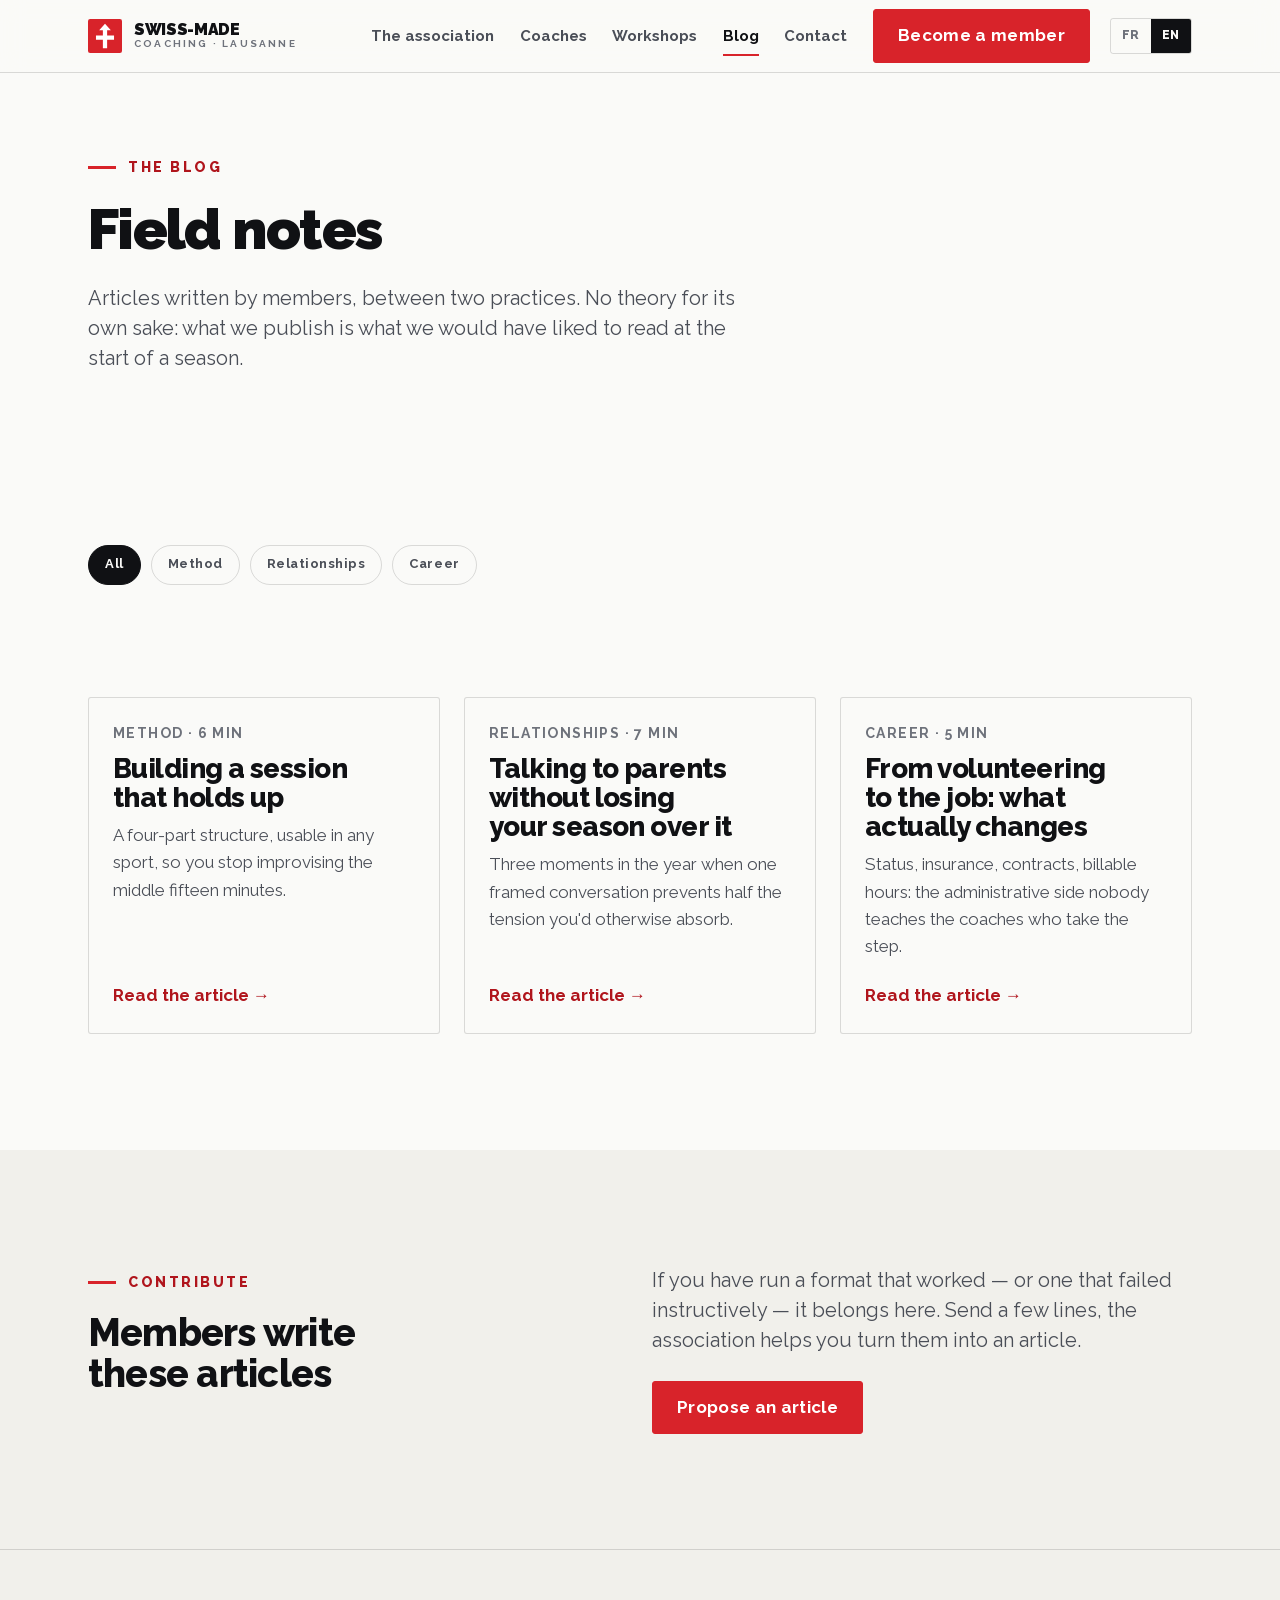
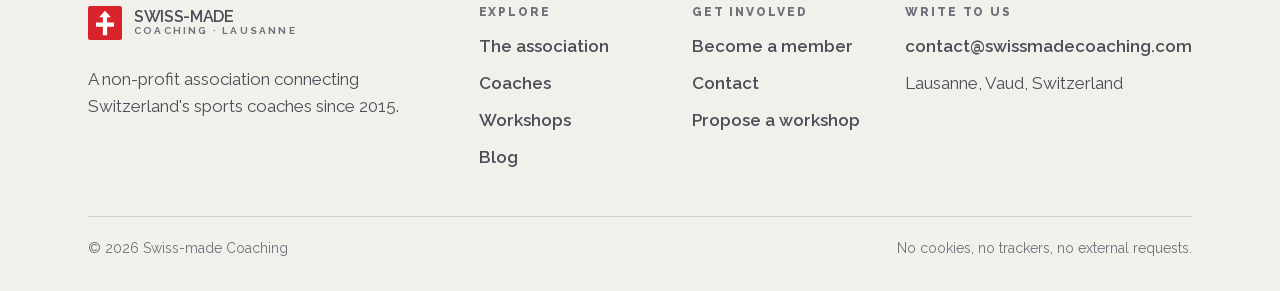
<file: swissmadecoaching/blog.html>
<!DOCTYPE html>
<html lang="fr"
      data-title-en="Blog — Swiss-made Coaching"
      data-desc-en="Articles by coaches on running sessions, dealing with parents and the coaching profession in Switzerland.">
<head>
<meta charset="UTF-8">
<meta name="viewport" content="width=device-width, initial-scale=1">
<title>Blog — Swiss-made Coaching</title>
<meta name="description" content="Articles de coachs sur la conduite de séance, la relation avec les parents et le métier d'entraîneur en Suisse.">
<link rel="canonical" href="https://www.swissmadecoaching.com/blog">
<link rel="icon" type="image/svg+xml" href="assets/img/favicon.svg">
<meta property="og:type" content="website">
<meta property="og:title" content="Blog — Swiss-made Coaching">
<meta property="og:description" content="Articles de coachs sur la conduite de séance, la relation avec les parents et le métier d'entraîneur en Suisse.">
<meta property="og:url" content="https://www.swissmadecoaching.com/blog">
<meta property="og:locale" content="fr_CH">
<meta property="og:locale:alternate" content="en_GB">
<meta name="twitter:card" content="summary_large_image">
<meta name="theme-color" content="#FAFAF8">
<link rel="stylesheet" href="assets/site.css">
</head>
<body>

<!-- ============ EN-TÊTE (bloc commun à toutes les pages) ============ -->
<a class="skip" href="#main" data-i18n="skip">Aller au contenu</a>

<header class="site-header">
  <div class="container header-inner">
    <a class="brand" href="index.html" aria-label="Swiss-made Coaching, accueil" data-i18n-attr="aria-label:brand.aria">
      <svg class="brand__mark" viewBox="0 0 64 64" aria-hidden="true" focusable="false"><rect width="64" height="64" rx="4" fill="#D8232A"/><path d="M32 9 43 21H36v10h13v8H36v16h-8V39H15v-8h13V21h-7z" fill="#FFFFFF"/></svg>
      <span class="brand__name">Swiss-made<span>Coaching · Lausanne</span></span>
    </a>

    <nav class="nav" aria-label="Navigation principale" data-i18n-attr="aria-label:nav.aria">
      <ul class="nav__list">
        <li><a class="nav__link" href="association.html" data-i18n="nav.about">L'association</a></li>
        <li><a class="nav__link" href="coachs.html" data-i18n="nav.coaches">Coachs</a></li>
        <li><a class="nav__link" href="workshops.html" data-i18n="nav.workshops">Workshops</a></li>
        <li><a class="nav__link" href="blog.html" aria-current="page" data-i18n="nav.blog">Blog</a></li>
        <li><a class="nav__link" href="contact.html" data-i18n="nav.contact">Contact</a></li>
        <li><a class="btn btn--primary" href="membre.html" data-i18n="nav.join">Devenir membre</a></li>
      </ul>
    </nav>

    <div class="header-actions">
      <div class="lang-switch" role="group" aria-label="Choix de la langue" data-i18n-attr="aria-label:lang.aria">
        <button type="button" data-lang-btn="fr" aria-pressed="true">FR</button>
        <button type="button" data-lang-btn="en" aria-pressed="false">EN</button>
      </div>
      <button class="burger" type="button" data-burger aria-expanded="false" aria-controls="drawer"
              aria-label="Ouvrir le menu" data-i18n-attr="aria-label:menu.aria"><span></span></button>
    </div>
  </div>
</header>

<div class="drawer" id="drawer" data-drawer aria-hidden="true">
  <a href="index.html"><span class="num-tag">01</span><span data-i18n="nav.home">Accueil</span></a>
  <a href="association.html"><span class="num-tag">02</span><span data-i18n="nav.about">L'association</span></a>
  <a href="coachs.html"><span class="num-tag">03</span><span data-i18n="nav.coaches">Coachs</span></a>
  <a href="workshops.html"><span class="num-tag">04</span><span data-i18n="nav.workshops">Workshops</span></a>
  <a href="blog.html" aria-current="page"><span class="num-tag">05</span><span data-i18n="nav.blog">Blog</span></a>
  <a href="contact.html"><span class="num-tag">06</span><span data-i18n="nav.contact">Contact</span></a>
  <a class="btn btn--primary" href="membre.html" data-i18n="nav.join">Devenir membre</a>
</div>

<main id="main">
  <section class="section--tight container" style="padding-top:clamp(40px,6vw,80px)">
    <div class="grid">
      <div class="col-8">
        <p class="eyebrow" data-i18n="blog.eyebrow">Le blog</p>
        <h1 class="h1" style="margin-top:20px" data-i18n="blog.title">Notes de terrain</h1>
        <p class="lead" style="margin-top:24px" data-i18n="blog.lead">Des articles écrits par les membres, entre deux entraînements. Pas de théorie pour la théorie : on publie ce qu'on aurait aimé lire en début de saison.</p>
      </div>
    </div>
  </section>

  <section class="section--tight container">
    <div class="filters" data-filter-group="#post-list" role="group" aria-label="Filtrer les articles" data-i18n-attr="aria-label:blog.filter.aria">
      <button type="button" data-filter="all" aria-pressed="true" data-i18n="blog.filter.all">Tous</button>
      <button type="button" data-filter="methode" aria-pressed="false" data-i18n="blog.tag.method">Méthode</button>
      <button type="button" data-filter="relationnel" aria-pressed="false" data-i18n="blog.tag.relations">Relationnel</button>
      <button type="button" data-filter="carriere" aria-pressed="false" data-i18n="blog.tag.career">Carrière</button>
    </div>
  </section>

  <section class="section container" style="padding-top:clamp(24px,4vw,40px)">
    <div class="cards cards--3" id="post-list">
      <article class="card reveal" data-tags="methode">
        <div class="card__body">
          <p class="card__meta" data-i18n="blog.a1.meta">Méthode · 6 min</p>
          <h3 class="card__title"><a href="blog/seance-qui-tient-la-route.html" data-i18n="blog.a1.title">Construire une séance qui tient la route</a></h3>
          <p class="card__text" data-i18n="blog.a1.excerpt">Une trame en quatre temps, applicable quel que soit le sport, pour arrêter d'improviser le quart d'heure du milieu.</p>
          <p class="card__foot" data-i18n="read">Lire l'article →</p>
        </div>
      </article>
      <article class="card reveal" data-tags="relationnel">
        <div class="card__body">
          <p class="card__meta" data-i18n="blog.a2.meta">Relationnel · 7 min</p>
          <h3 class="card__title"><a href="blog/parler-aux-parents.html" data-i18n="blog.a2.title">Parler aux parents sans y laisser sa saison</a></h3>
          <p class="card__text" data-i18n="blog.a2.excerpt">Trois moments de l'année où une conversation cadrée évite la moitié des tensions qu'on subit habituellement.</p>
          <p class="card__foot" data-i18n="read">Lire l'article →</p>
        </div>
      </article>
      <article class="card reveal" data-tags="carriere">
        <div class="card__body">
          <p class="card__meta" data-i18n="blog.a3.meta">Carrière · 5 min</p>
          <h3 class="card__title"><a href="blog/du-benevolat-au-metier.html" data-i18n="blog.a3.title">Du bénévolat au métier : ce qui change vraiment</a></h3>
          <p class="card__text" data-i18n="blog.a3.excerpt">Statuts, assurances, contrats, temps facturé : la partie administrative que personne n'enseigne aux coachs qui franchissent le pas.</p>
          <p class="card__foot" data-i18n="read">Lire l'article →</p>
        </div>
      </article>
    </div>
    <p class="filter-empty" data-filter-empty hidden data-i18n="blog.empty">Aucun article ne correspond à ce filtre.</p>
  </section>

  <section class="section section--paper2">
    <div class="container grid">
      <div class="col-5">
        <p class="eyebrow" data-i18n="blog.write.eyebrow">Contribuer</p>
        <h2 class="h2" style="margin-top:20px" data-i18n="blog.write.title">Ces articles sont écrits par les membres</h2>
      </div>
      <div class="col-start-7">
        <p class="lead" data-i18n="blog.write.p">
          Si vous avez mené un format qui a fonctionné — ou qui a échoué de façon instructive — il a sa
          place ici. Envoyez quelques lignes, l'association vous aide à en faire un article.
        </p>
        <a class="btn btn--primary" style="margin-top:26px" href="contact.html" data-i18n="blog.write.cta">Proposer un article</a>
      </div>
    </div>
  </section>

</main>

<!-- ============ PIED DE PAGE (bloc commun à toutes les pages) ============ -->
<footer class="site-footer">
  <div class="container">
    <div class="footer-grid">
      <div class="footer-col">
        <a class="brand" href="index.html">
          <svg class="brand__mark" viewBox="0 0 64 64" aria-hidden="true" focusable="false"><rect width="64" height="64" rx="4" fill="#D8232A"/><path d="M32 9 43 21H36v10h13v8H36v16h-8V39H15v-8h13V21h-7z" fill="#FFFFFF"/></svg>
          <span class="brand__name">Swiss-made<span>Coaching · Lausanne</span></span>
        </a>
        <p class="muted" style="margin-top:18px;max-width:34ch" data-i18n="footer.tagline">
          Association à but non lucratif qui relie les coachs sportifs de Suisse depuis 2015.
        </p>
      </div>
      <div class="footer-col">
        <h3 data-i18n="footer.explore">Explorer</h3>
        <ul>
          <li><a href="association.html" data-i18n="nav.about">L'association</a></li>
          <li><a href="coachs.html" data-i18n="nav.coaches">Coachs</a></li>
          <li><a href="workshops.html" data-i18n="nav.workshops">Workshops</a></li>
          <li><a href="blog.html" data-i18n="nav.blog">Blog</a></li>
        </ul>
      </div>
      <div class="footer-col">
        <h3 data-i18n="footer.join">Participer</h3>
        <ul>
          <li><a href="membre.html" data-i18n="nav.join">Devenir membre</a></li>
          <li><a href="contact.html" data-i18n="nav.contact">Contact</a></li>
          <li><a href="workshops.html" data-i18n="footer.proposews">Proposer un workshop</a></li>
        </ul>
      </div>
      <div class="footer-col">
        <h3 data-i18n="footer.contact">Nous écrire</h3>
        <ul>
          <li><a href="mailto:contact@swissmadecoaching.com">contact@swissmadecoaching.com</a></li>
          <li><span class="muted" data-i18n="footer.address">Lausanne, Vaud, Suisse</span></li>
        </ul>
      </div>
    </div>
    <div class="footer-bottom">
      <span>© <span data-year>2026</span> Swiss-made Coaching</span>
      <span data-i18n="footer.privacy">Aucun cookie, aucun traceur, aucune requête externe.</span>
    </div>
  </div>
</footer>

<script src="assets/i18n.js"></script>
<script src="assets/site.js"></script>
</body>
</html>
</file>
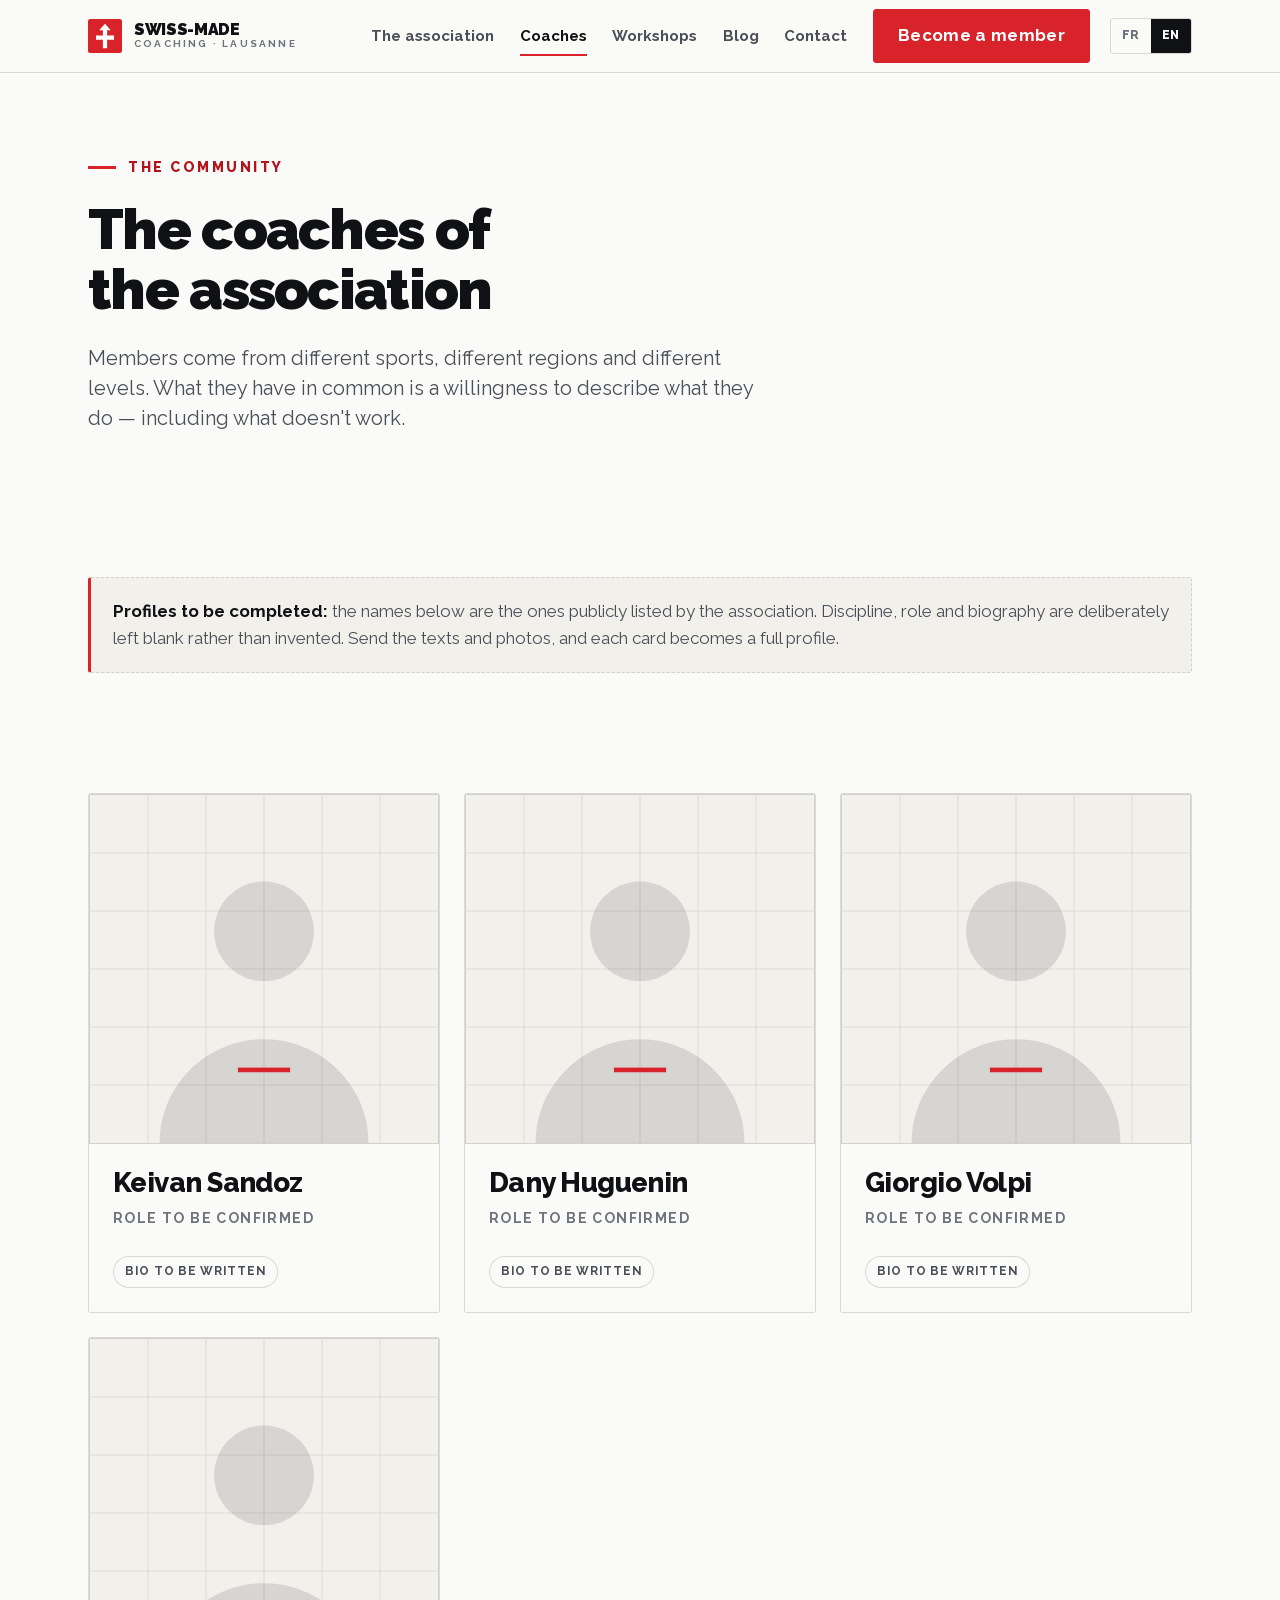
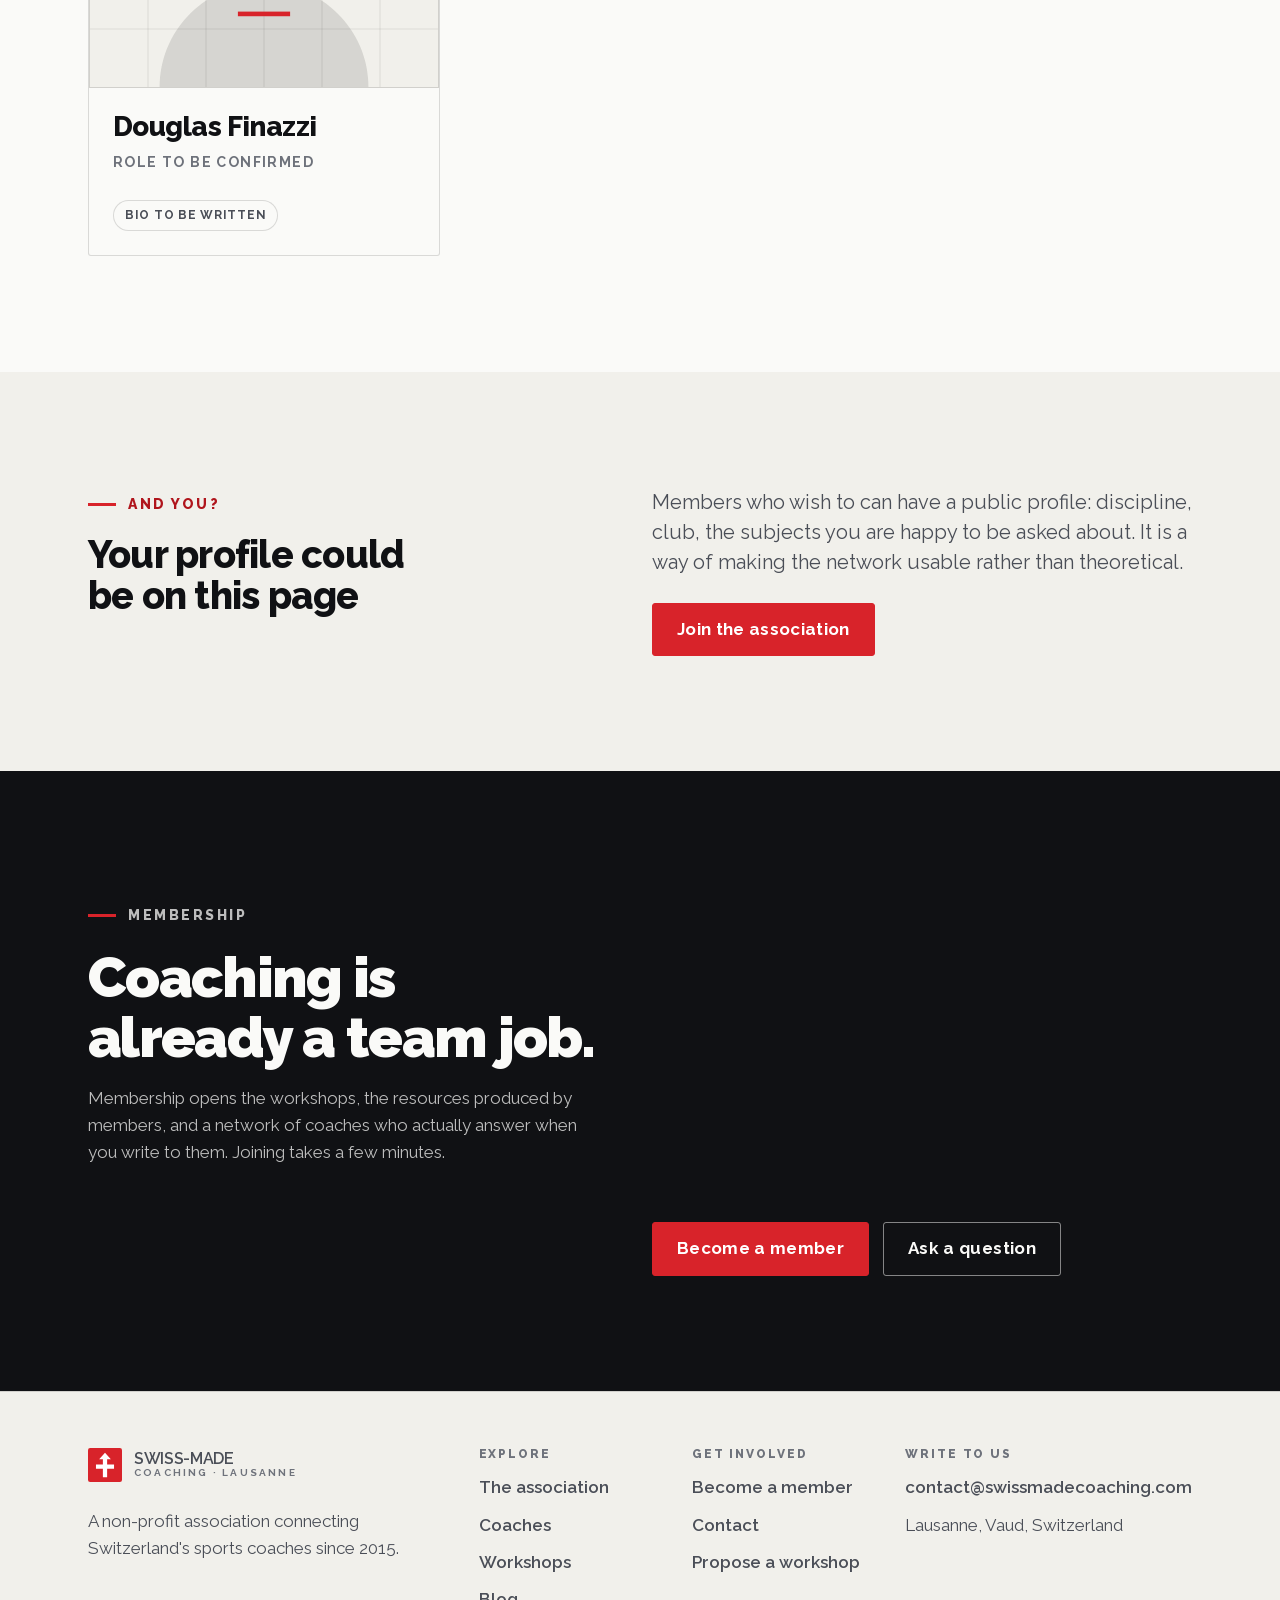
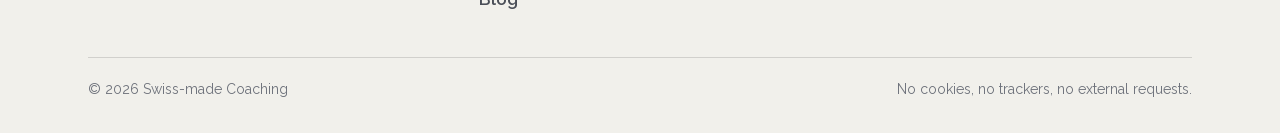
<file: swissmadecoaching/coachs.html>
<!DOCTYPE html>
<html lang="fr"
      data-title-en="Coaches — Swiss-made Coaching"
      data-desc-en="The coaches who make up Swiss-made Coaching: disciplines, roles and the subjects they share experience on.">
<head>
<meta charset="UTF-8">
<meta name="viewport" content="width=device-width, initial-scale=1">
<title>Coachs — Swiss-made Coaching</title>
<meta name="description" content="Les coachs membres de l'association Swiss-made Coaching : disciplines, rôles et sujets sur lesquels ils partagent leur expérience.">
<link rel="canonical" href="https://www.swissmadecoaching.com/coachs">
<link rel="icon" type="image/svg+xml" href="assets/img/favicon.svg">
<meta property="og:type" content="website">
<meta property="og:title" content="Coachs — Swiss-made Coaching">
<meta property="og:description" content="Les coachs membres de l'association Swiss-made Coaching : disciplines, rôles et sujets sur lesquels ils partagent leur expérience.">
<meta property="og:url" content="https://www.swissmadecoaching.com/coachs">
<meta property="og:locale" content="fr_CH">
<meta property="og:locale:alternate" content="en_GB">
<meta name="twitter:card" content="summary_large_image">
<meta name="theme-color" content="#FAFAF8">
<link rel="stylesheet" href="assets/site.css">
</head>
<body>

<!-- ============ EN-TÊTE (bloc commun à toutes les pages) ============ -->
<a class="skip" href="#main" data-i18n="skip">Aller au contenu</a>

<header class="site-header">
  <div class="container header-inner">
    <a class="brand" href="index.html" aria-label="Swiss-made Coaching, accueil" data-i18n-attr="aria-label:brand.aria">
      <svg class="brand__mark" viewBox="0 0 64 64" aria-hidden="true" focusable="false"><rect width="64" height="64" rx="4" fill="#D8232A"/><path d="M32 9 43 21H36v10h13v8H36v16h-8V39H15v-8h13V21h-7z" fill="#FFFFFF"/></svg>
      <span class="brand__name">Swiss-made<span>Coaching · Lausanne</span></span>
    </a>

    <nav class="nav" aria-label="Navigation principale" data-i18n-attr="aria-label:nav.aria">
      <ul class="nav__list">
        <li><a class="nav__link" href="association.html" data-i18n="nav.about">L'association</a></li>
        <li><a class="nav__link" href="coachs.html" aria-current="page" data-i18n="nav.coaches">Coachs</a></li>
        <li><a class="nav__link" href="workshops.html" data-i18n="nav.workshops">Workshops</a></li>
        <li><a class="nav__link" href="blog.html" data-i18n="nav.blog">Blog</a></li>
        <li><a class="nav__link" href="contact.html" data-i18n="nav.contact">Contact</a></li>
        <li><a class="btn btn--primary" href="membre.html" data-i18n="nav.join">Devenir membre</a></li>
      </ul>
    </nav>

    <div class="header-actions">
      <div class="lang-switch" role="group" aria-label="Choix de la langue" data-i18n-attr="aria-label:lang.aria">
        <button type="button" data-lang-btn="fr" aria-pressed="true">FR</button>
        <button type="button" data-lang-btn="en" aria-pressed="false">EN</button>
      </div>
      <button class="burger" type="button" data-burger aria-expanded="false" aria-controls="drawer"
              aria-label="Ouvrir le menu" data-i18n-attr="aria-label:menu.aria"><span></span></button>
    </div>
  </div>
</header>

<div class="drawer" id="drawer" data-drawer aria-hidden="true">
  <a href="index.html"><span class="num-tag">01</span><span data-i18n="nav.home">Accueil</span></a>
  <a href="association.html"><span class="num-tag">02</span><span data-i18n="nav.about">L'association</span></a>
  <a href="coachs.html" aria-current="page"><span class="num-tag">03</span><span data-i18n="nav.coaches">Coachs</span></a>
  <a href="workshops.html"><span class="num-tag">04</span><span data-i18n="nav.workshops">Workshops</span></a>
  <a href="blog.html"><span class="num-tag">05</span><span data-i18n="nav.blog">Blog</span></a>
  <a href="contact.html"><span class="num-tag">06</span><span data-i18n="nav.contact">Contact</span></a>
  <a class="btn btn--primary" href="membre.html" data-i18n="nav.join">Devenir membre</a>
</div>

<main id="main">
  <section class="section--tight container" style="padding-top:clamp(40px,6vw,80px)">
    <div class="grid">
      <div class="col-8">
        <p class="eyebrow" data-i18n="coaches.eyebrow">La communauté</p>
        <h1 class="h1" style="margin-top:20px" data-i18n="coaches.title">Les coachs de l'association</h1>
        <p class="lead" style="margin-top:24px" data-i18n="coaches.lead">Les membres viennent de sports, de régions et de niveaux différents. Ce qu'ils ont en commun, c'est d'accepter de raconter ce qu'ils font — y compris ce qui ne fonctionne pas.</p>
      </div>
    </div>
  </section>

  <section class="section--tight container">
    <p class="callout" data-i18n="coaches.todo">
      <b>Fiches à compléter :</b> les noms ci-dessous sont ceux que l'association rend publics.
      Discipline, rôle et biographie sont volontairement laissés vides plutôt qu'inventés.
      Transmettez les textes et les photos, et chaque carte devient une fiche complète.
    </p>
  </section>

  <section class="section container" style="padding-top:clamp(24px,4vw,48px)">
    <div class="cards cards--3">
        <article class="card card--coach reveal">
          <div class="photo-slot card__media">
            <img src="assets/img/motif-portrait.svg" alt="" width="600" height="600" aria-hidden="true">
          </div>
          <div class="card__body">
            <h3 class="card__title">Keivan Sandoz</h3>
            <p class="card__meta" data-i18n="coach.role.tbc">Rôle à confirmer</p>
            <p class="card__text"><span class="chip" data-i18n="todo.bio">Bio à compléter</span></p>
          </div>
        </article>
        <article class="card card--coach reveal">
          <div class="photo-slot card__media">
            <img src="assets/img/motif-portrait.svg" alt="" width="600" height="600" aria-hidden="true">
          </div>
          <div class="card__body">
            <h3 class="card__title">Dany Huguenin</h3>
            <p class="card__meta" data-i18n="coach.role.tbc">Rôle à confirmer</p>
            <p class="card__text"><span class="chip" data-i18n="todo.bio">Bio à compléter</span></p>
          </div>
        </article>
        <article class="card card--coach reveal">
          <div class="photo-slot card__media">
            <img src="assets/img/motif-portrait.svg" alt="" width="600" height="600" aria-hidden="true">
          </div>
          <div class="card__body">
            <h3 class="card__title">Giorgio Volpi</h3>
            <p class="card__meta" data-i18n="coach.role.tbc">Rôle à confirmer</p>
            <p class="card__text"><span class="chip" data-i18n="todo.bio">Bio à compléter</span></p>
          </div>
        </article>
        <article class="card card--coach reveal">
          <div class="photo-slot card__media">
            <img src="assets/img/motif-portrait.svg" alt="" width="600" height="600" aria-hidden="true">
          </div>
          <div class="card__body">
            <h3 class="card__title">Douglas Finazzi</h3>
            <p class="card__meta" data-i18n="coach.role.tbc">Rôle à confirmer</p>
            <p class="card__text"><span class="chip" data-i18n="todo.bio">Bio à compléter</span></p>
          </div>
        </article>
    </div>
  </section>

  <section class="section section--paper2">
    <div class="container grid">
      <div class="col-5">
        <p class="eyebrow" data-i18n="coaches.you.eyebrow">Et vous ?</p>
        <h2 class="h2" style="margin-top:20px" data-i18n="coaches.you.title">Votre fiche a sa place sur cette page</h2>
      </div>
      <div class="col-start-7">
        <p class="lead" data-i18n="coaches.you.p">
          Les membres qui le souhaitent disposent d'une fiche publique : discipline, club, sujets sur
          lesquels ils acceptent d'être sollicités. C'est ce qui rend le réseau utilisable plutôt que théorique.
        </p>
        <a class="btn btn--primary" style="margin-top:26px" href="membre.html" data-i18n="coaches.you.cta">Rejoindre l'association</a>
      </div>
    </div>
  </section>

  <section class="section cta-band ">
    <div class="container grid" style="align-items:center">
      <div class="col-7">
        <p class="eyebrow" data-i18n="cta.eyebrow">Adhésion</p>
        <h2 class="h1" style="margin-top:20px" data-i18n="cta.title">Coacher, c'est déjà un métier d'équipe.</h2>
        <p data-i18n="cta.text">
          L'adhésion donne accès aux workshops, aux ressources produites par les membres et à un
          réseau de coachs qui répondent quand on leur écrit. Rejoignez l'association en quelques minutes.
        </p>
      </div>
      <div class="col-4 col-start-7">
        <div class="cta-band__actions">
          <a class="btn btn--primary" href="membre.html" data-i18n="cta.join">Devenir membre</a>
          <a class="btn btn--onink" href="contact.html" data-i18n="cta.ask">Poser une question</a>
        </div>
      </div>
    </div>
  </section>

</main>

<!-- ============ PIED DE PAGE (bloc commun à toutes les pages) ============ -->
<footer class="site-footer">
  <div class="container">
    <div class="footer-grid">
      <div class="footer-col">
        <a class="brand" href="index.html">
          <svg class="brand__mark" viewBox="0 0 64 64" aria-hidden="true" focusable="false"><rect width="64" height="64" rx="4" fill="#D8232A"/><path d="M32 9 43 21H36v10h13v8H36v16h-8V39H15v-8h13V21h-7z" fill="#FFFFFF"/></svg>
          <span class="brand__name">Swiss-made<span>Coaching · Lausanne</span></span>
        </a>
        <p class="muted" style="margin-top:18px;max-width:34ch" data-i18n="footer.tagline">
          Association à but non lucratif qui relie les coachs sportifs de Suisse depuis 2015.
        </p>
      </div>
      <div class="footer-col">
        <h3 data-i18n="footer.explore">Explorer</h3>
        <ul>
          <li><a href="association.html" data-i18n="nav.about">L'association</a></li>
          <li><a href="coachs.html" data-i18n="nav.coaches">Coachs</a></li>
          <li><a href="workshops.html" data-i18n="nav.workshops">Workshops</a></li>
          <li><a href="blog.html" data-i18n="nav.blog">Blog</a></li>
        </ul>
      </div>
      <div class="footer-col">
        <h3 data-i18n="footer.join">Participer</h3>
        <ul>
          <li><a href="membre.html" data-i18n="nav.join">Devenir membre</a></li>
          <li><a href="contact.html" data-i18n="nav.contact">Contact</a></li>
          <li><a href="workshops.html" data-i18n="footer.proposews">Proposer un workshop</a></li>
        </ul>
      </div>
      <div class="footer-col">
        <h3 data-i18n="footer.contact">Nous écrire</h3>
        <ul>
          <li><a href="mailto:contact@swissmadecoaching.com">contact@swissmadecoaching.com</a></li>
          <li><span class="muted" data-i18n="footer.address">Lausanne, Vaud, Suisse</span></li>
        </ul>
      </div>
    </div>
    <div class="footer-bottom">
      <span>© <span data-year>2026</span> Swiss-made Coaching</span>
      <span data-i18n="footer.privacy">Aucun cookie, aucun traceur, aucune requête externe.</span>
    </div>
  </div>
</footer>

<script src="assets/i18n.js"></script>
<script src="assets/site.js"></script>
</body>
</html>
</file>
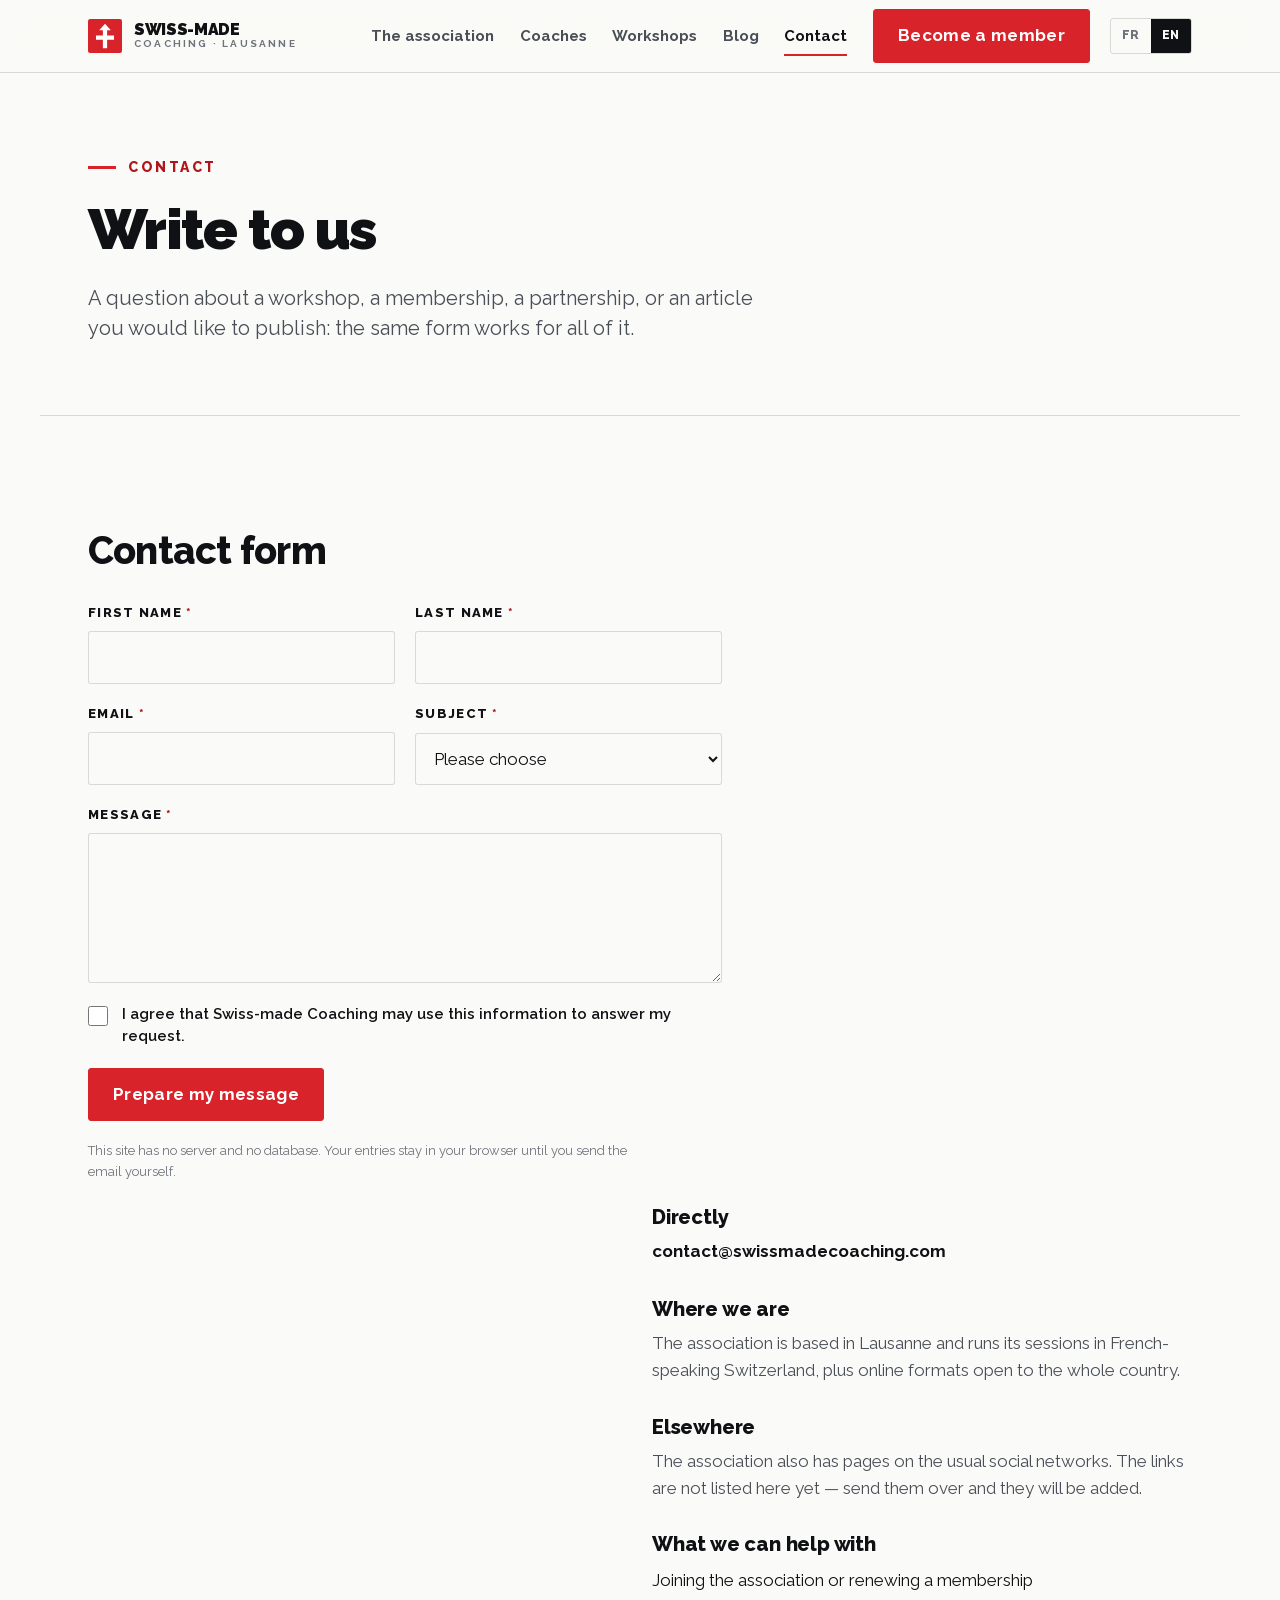
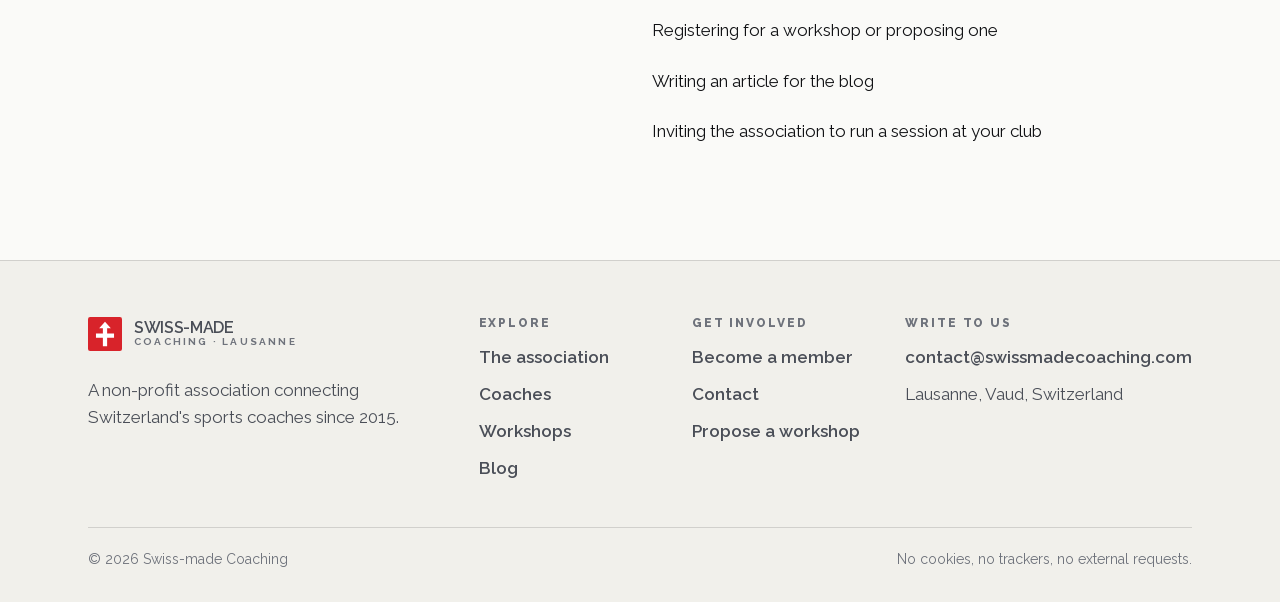
<file: swissmadecoaching/contact.html>
<!DOCTYPE html>
<html lang="fr"
      data-title-en="Contact — Swiss-made Coaching"
      data-desc-en="Contact Swiss-made Coaching: membership, workshops, blog, partnerships. Association based in Lausanne.">
<head>
<meta charset="UTF-8">
<meta name="viewport" content="width=device-width, initial-scale=1">
<title>Contact — Swiss-made Coaching</title>
<meta name="description" content="Contacter Swiss-made Coaching : adhésion, workshops, blog, partenariats. Association basée à Lausanne.">
<link rel="canonical" href="https://www.swissmadecoaching.com/contact">
<link rel="icon" type="image/svg+xml" href="assets/img/favicon.svg">
<meta property="og:type" content="website">
<meta property="og:title" content="Contact — Swiss-made Coaching">
<meta property="og:description" content="Contacter Swiss-made Coaching : adhésion, workshops, blog, partenariats. Association basée à Lausanne.">
<meta property="og:url" content="https://www.swissmadecoaching.com/contact">
<meta property="og:locale" content="fr_CH">
<meta property="og:locale:alternate" content="en_GB">
<meta name="twitter:card" content="summary_large_image">
<meta name="theme-color" content="#FAFAF8">
<link rel="stylesheet" href="assets/site.css">
</head>
<body>

<!-- ============ EN-TÊTE (bloc commun à toutes les pages) ============ -->
<a class="skip" href="#main" data-i18n="skip">Aller au contenu</a>

<header class="site-header">
  <div class="container header-inner">
    <a class="brand" href="index.html" aria-label="Swiss-made Coaching, accueil" data-i18n-attr="aria-label:brand.aria">
      <svg class="brand__mark" viewBox="0 0 64 64" aria-hidden="true" focusable="false"><rect width="64" height="64" rx="4" fill="#D8232A"/><path d="M32 9 43 21H36v10h13v8H36v16h-8V39H15v-8h13V21h-7z" fill="#FFFFFF"/></svg>
      <span class="brand__name">Swiss-made<span>Coaching · Lausanne</span></span>
    </a>

    <nav class="nav" aria-label="Navigation principale" data-i18n-attr="aria-label:nav.aria">
      <ul class="nav__list">
        <li><a class="nav__link" href="association.html" data-i18n="nav.about">L'association</a></li>
        <li><a class="nav__link" href="coachs.html" data-i18n="nav.coaches">Coachs</a></li>
        <li><a class="nav__link" href="workshops.html" data-i18n="nav.workshops">Workshops</a></li>
        <li><a class="nav__link" href="blog.html" data-i18n="nav.blog">Blog</a></li>
        <li><a class="nav__link" href="contact.html" aria-current="page" data-i18n="nav.contact">Contact</a></li>
        <li><a class="btn btn--primary" href="membre.html" data-i18n="nav.join">Devenir membre</a></li>
      </ul>
    </nav>

    <div class="header-actions">
      <div class="lang-switch" role="group" aria-label="Choix de la langue" data-i18n-attr="aria-label:lang.aria">
        <button type="button" data-lang-btn="fr" aria-pressed="true">FR</button>
        <button type="button" data-lang-btn="en" aria-pressed="false">EN</button>
      </div>
      <button class="burger" type="button" data-burger aria-expanded="false" aria-controls="drawer"
              aria-label="Ouvrir le menu" data-i18n-attr="aria-label:menu.aria"><span></span></button>
    </div>
  </div>
</header>

<div class="drawer" id="drawer" data-drawer aria-hidden="true">
  <a href="index.html"><span class="num-tag">01</span><span data-i18n="nav.home">Accueil</span></a>
  <a href="association.html"><span class="num-tag">02</span><span data-i18n="nav.about">L'association</span></a>
  <a href="coachs.html"><span class="num-tag">03</span><span data-i18n="nav.coaches">Coachs</span></a>
  <a href="workshops.html"><span class="num-tag">04</span><span data-i18n="nav.workshops">Workshops</span></a>
  <a href="blog.html"><span class="num-tag">05</span><span data-i18n="nav.blog">Blog</span></a>
  <a href="contact.html" aria-current="page"><span class="num-tag">06</span><span data-i18n="nav.contact">Contact</span></a>
  <a class="btn btn--primary" href="membre.html" data-i18n="nav.join">Devenir membre</a>
</div>

<main id="main">
  <section class="section--tight container" style="padding-top:clamp(40px,6vw,80px)">
    <div class="grid">
      <div class="col-8">
        <p class="eyebrow" data-i18n="contact.eyebrow">Contact</p>
        <h1 class="h1" style="margin-top:20px" data-i18n="contact.title">Nous écrire</h1>
        <p class="lead" style="margin-top:24px" data-i18n="contact.lead">Une question sur un workshop, une adhésion, un partenariat, ou un article que vous aimeriez publier : le même formulaire couvre tout ça.</p>
      </div>
    </div>
  </section>

  <section class="section container bordered-top">
    <div class="grid">
      <div class="col-7">
        <h2 class="h2" data-i18n="contact.form.title">Formulaire de contact</h2>
      <form class="form" data-mailto="contact@swissmadecoaching.com" data-subject="Message depuis le site — Swiss-made Coaching">
        <div class="form__row">
        <div class="field">
          <label for="c-prenom"><span data-i18n="form.firstname">Prénom</span> <span class="req" aria-hidden="true">*</span></label>
          <input type="text" id="c-prenom" name="c-prenom" required autocomplete="given-name" aria-describedby="c-prenom-err">
          <p class="field__error" id="c-prenom-err" role="alert"></p>
        </div>
        <div class="field">
          <label for="c-nom"><span data-i18n="form.lastname">Nom</span> <span class="req" aria-hidden="true">*</span></label>
          <input type="text" id="c-nom" name="c-nom" required autocomplete="family-name" aria-describedby="c-nom-err">
          <p class="field__error" id="c-nom-err" role="alert"></p>
        </div>
        </div>
        <div class="form__row">
        <div class="field">
          <label for="c-email"><span data-i18n="form.email">E-mail</span> <span class="req" aria-hidden="true">*</span></label>
          <input type="email" id="c-email" name="c-email" required autocomplete="email" aria-describedby="c-email-err">
          <p class="field__error" id="c-email-err" role="alert"></p>
        </div>
          <div class="field">
            <label for="c-sujet"><span data-i18n="form.subject">Sujet</span> <span class="req" aria-hidden="true">*</span></label>
            <select id="c-sujet" name="sujet" required aria-describedby="c-sujet-err">
              <option value="" data-i18n="form.select">Choisissez</option>
              <option data-i18n="subject.join">Adhésion</option>
              <option data-i18n="subject.workshop">Workshops</option>
              <option data-i18n="subject.blog">Blog / article</option>
              <option data-i18n="subject.other">Autre sujet</option>
            </select>
            <p class="field__error" id="c-sujet-err" role="alert"></p>
          </div>
        </div>
        <div class="field">
          <label for="c-message"><span data-i18n="form.message">Message</span> <span class="req" aria-hidden="true">*</span></label>
          <textarea id="c-message" name="message" required aria-describedby="c-message-err"></textarea>
          <p class="field__error" id="c-message-err" role="alert"></p>
        </div>
        <div class="field field--check">
          <input type="checkbox" id="c-consent" name="consent" required aria-describedby="c-consent-err">
          <label for="c-consent" data-i18n="form.consent">J'accepte que Swiss-made Coaching utilise ces informations pour répondre à ma demande.</label>
          <p class="field__error" id="c-consent-err" role="alert" style="grid-column:1/-1"></p>
        </div>
        <p class="form__status" data-form-status role="status" aria-live="polite"></p>
        <div>
          <button class="btn btn--primary" type="submit" data-i18n="form.send">Préparer mon message</button>
        </div>
        <p class="form__note" data-i18n="form.privacy">
          Ce site n'a ni serveur ni base de données. Vos saisies restent dans votre navigateur jusqu'à
          ce que vous envoyiez vous-même l'e-mail.
        </p>
      </form>
      </div>
      <div class="col-4 col-start-7">
        <h2 class="h4" data-i18n="contact.direct">En direct</h2>
        <p style="margin-top:10px"><a class="link-arrow" href="mailto:contact@swissmadecoaching.com">contact@swissmadecoaching.com</a></p>

        <h2 class="h4" style="margin-top:32px" data-i18n="contact.where">Où nous sommes</h2>
        <p class="muted" style="margin-top:10px" data-i18n="contact.where.p">
          L'association est basée à Lausanne et organise ses séances en Suisse romande, ainsi que des
          formats en ligne ouverts à tout le pays.
        </p>

        <h2 class="h4" style="margin-top:32px" data-i18n="contact.social">Ailleurs</h2>
        <p class="muted" style="margin-top:10px" data-i18n="contact.social.p">
          L'association est aussi présente sur les réseaux sociaux habituels. Les liens ne sont pas
          encore renseignés ici — transmettez-les et ils seront ajoutés.
        </p>

        <h2 class="h4" style="margin-top:32px" data-i18n="contact.reasons.title">Ce sur quoi on peut aider</h2>
        <ul class="prose" style="margin-top:12px">
          <li data-i18n="contact.r1">Adhérer à l'association ou renouveler une adhésion</li>
          <li data-i18n="contact.r2">S'inscrire à un workshop ou en proposer un</li>
          <li data-i18n="contact.r3">Écrire un article pour le blog</li>
          <li data-i18n="contact.r4">Inviter l'association à animer une séance dans votre club</li>
        </ul>
      </div>
    </div>
  </section>

</main>

<!-- ============ PIED DE PAGE (bloc commun à toutes les pages) ============ -->
<footer class="site-footer">
  <div class="container">
    <div class="footer-grid">
      <div class="footer-col">
        <a class="brand" href="index.html">
          <svg class="brand__mark" viewBox="0 0 64 64" aria-hidden="true" focusable="false"><rect width="64" height="64" rx="4" fill="#D8232A"/><path d="M32 9 43 21H36v10h13v8H36v16h-8V39H15v-8h13V21h-7z" fill="#FFFFFF"/></svg>
          <span class="brand__name">Swiss-made<span>Coaching · Lausanne</span></span>
        </a>
        <p class="muted" style="margin-top:18px;max-width:34ch" data-i18n="footer.tagline">
          Association à but non lucratif qui relie les coachs sportifs de Suisse depuis 2015.
        </p>
      </div>
      <div class="footer-col">
        <h3 data-i18n="footer.explore">Explorer</h3>
        <ul>
          <li><a href="association.html" data-i18n="nav.about">L'association</a></li>
          <li><a href="coachs.html" data-i18n="nav.coaches">Coachs</a></li>
          <li><a href="workshops.html" data-i18n="nav.workshops">Workshops</a></li>
          <li><a href="blog.html" data-i18n="nav.blog">Blog</a></li>
        </ul>
      </div>
      <div class="footer-col">
        <h3 data-i18n="footer.join">Participer</h3>
        <ul>
          <li><a href="membre.html" data-i18n="nav.join">Devenir membre</a></li>
          <li><a href="contact.html" data-i18n="nav.contact">Contact</a></li>
          <li><a href="workshops.html" data-i18n="footer.proposews">Proposer un workshop</a></li>
        </ul>
      </div>
      <div class="footer-col">
        <h3 data-i18n="footer.contact">Nous écrire</h3>
        <ul>
          <li><a href="mailto:contact@swissmadecoaching.com">contact@swissmadecoaching.com</a></li>
          <li><span class="muted" data-i18n="footer.address">Lausanne, Vaud, Suisse</span></li>
        </ul>
      </div>
    </div>
    <div class="footer-bottom">
      <span>© <span data-year>2026</span> Swiss-made Coaching</span>
      <span data-i18n="footer.privacy">Aucun cookie, aucun traceur, aucune requête externe.</span>
    </div>
  </div>
</footer>

<script src="assets/i18n.js"></script>
<script src="assets/site.js"></script>
</body>
</html>
</file>
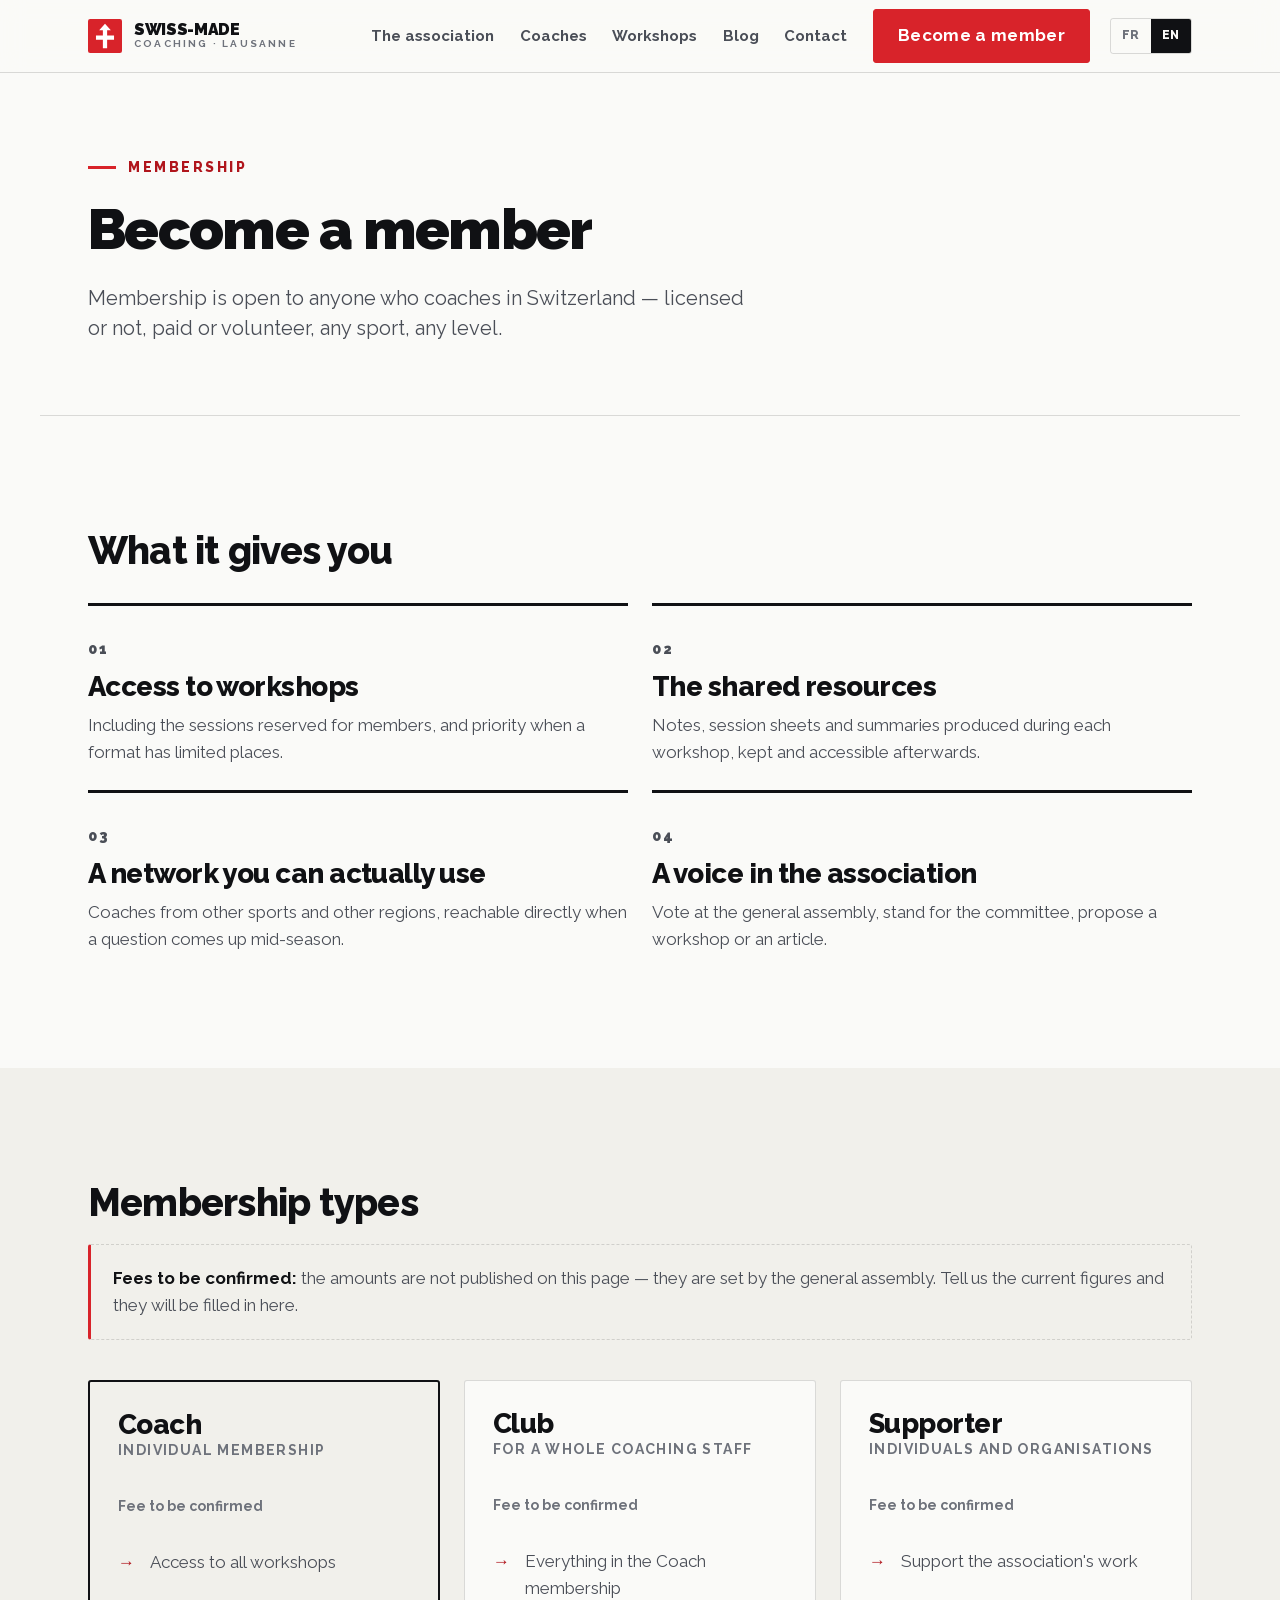
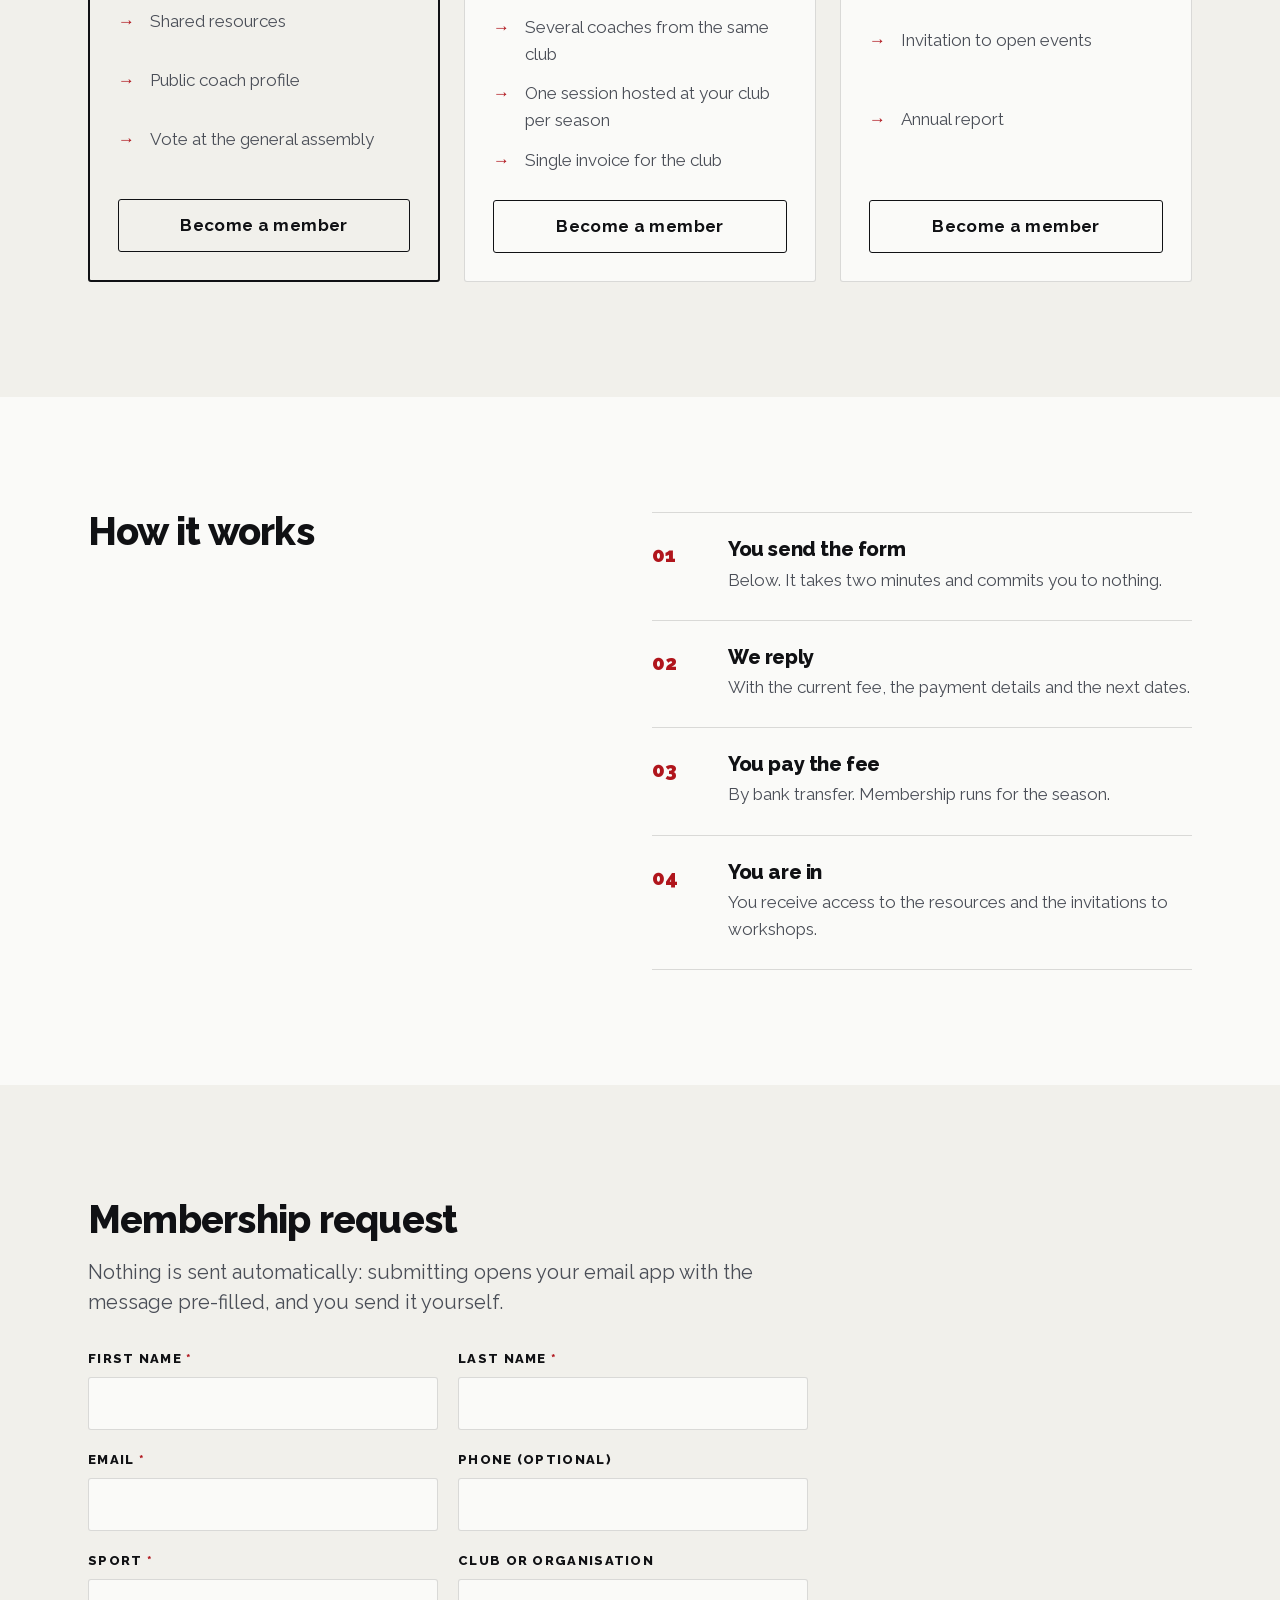
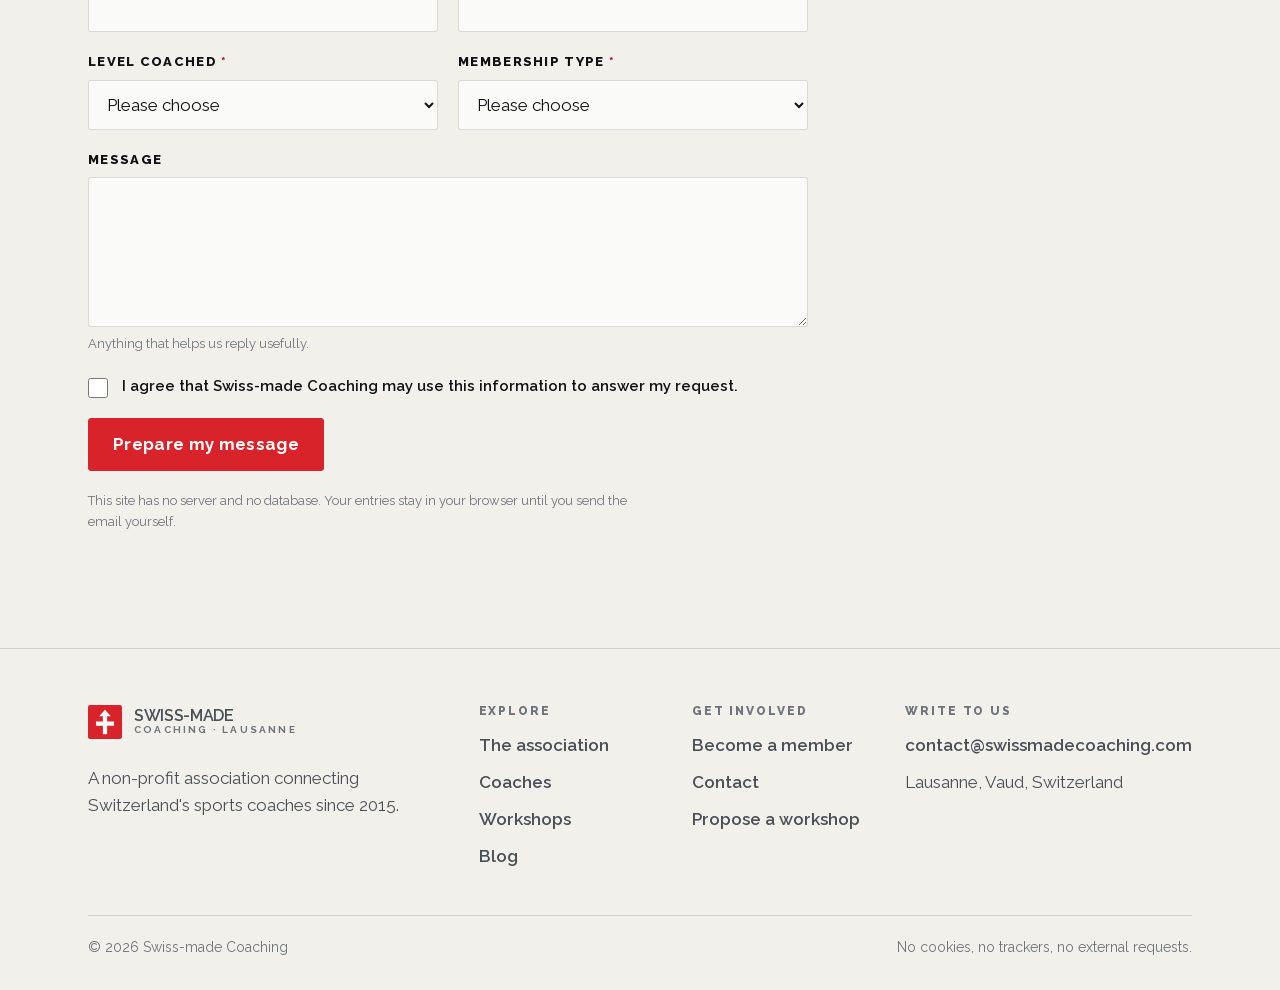
<file: swissmadecoaching/membre.html>
<!DOCTYPE html>
<html lang="fr"
      data-title-en="Become a member — Swiss-made Coaching"
      data-desc-en="Join Swiss-made Coaching: what membership gives you, the membership types and the request form.">
<head>
<meta charset="UTF-8">
<meta name="viewport" content="width=device-width, initial-scale=1">
<title>Devenir membre — Swiss-made Coaching</title>
<meta name="description" content="Rejoindre Swiss-made Coaching : ce que l'adhésion apporte, les types d'adhésion et le formulaire de demande.">
<link rel="canonical" href="https://www.swissmadecoaching.com/membre">
<link rel="icon" type="image/svg+xml" href="assets/img/favicon.svg">
<meta property="og:type" content="website">
<meta property="og:title" content="Devenir membre — Swiss-made Coaching">
<meta property="og:description" content="Rejoindre Swiss-made Coaching : ce que l'adhésion apporte, les types d'adhésion et le formulaire de demande.">
<meta property="og:url" content="https://www.swissmadecoaching.com/membre">
<meta property="og:locale" content="fr_CH">
<meta property="og:locale:alternate" content="en_GB">
<meta name="twitter:card" content="summary_large_image">
<meta name="theme-color" content="#FAFAF8">
<link rel="stylesheet" href="assets/site.css">
</head>
<body>

<!-- ============ EN-TÊTE (bloc commun à toutes les pages) ============ -->
<a class="skip" href="#main" data-i18n="skip">Aller au contenu</a>

<header class="site-header">
  <div class="container header-inner">
    <a class="brand" href="index.html" aria-label="Swiss-made Coaching, accueil" data-i18n-attr="aria-label:brand.aria">
      <svg class="brand__mark" viewBox="0 0 64 64" aria-hidden="true" focusable="false"><rect width="64" height="64" rx="4" fill="#D8232A"/><path d="M32 9 43 21H36v10h13v8H36v16h-8V39H15v-8h13V21h-7z" fill="#FFFFFF"/></svg>
      <span class="brand__name">Swiss-made<span>Coaching · Lausanne</span></span>
    </a>

    <nav class="nav" aria-label="Navigation principale" data-i18n-attr="aria-label:nav.aria">
      <ul class="nav__list">
        <li><a class="nav__link" href="association.html" data-i18n="nav.about">L'association</a></li>
        <li><a class="nav__link" href="coachs.html" data-i18n="nav.coaches">Coachs</a></li>
        <li><a class="nav__link" href="workshops.html" data-i18n="nav.workshops">Workshops</a></li>
        <li><a class="nav__link" href="blog.html" data-i18n="nav.blog">Blog</a></li>
        <li><a class="nav__link" href="contact.html" data-i18n="nav.contact">Contact</a></li>
        <li><a class="btn btn--primary" href="membre.html" data-i18n="nav.join">Devenir membre</a></li>
      </ul>
    </nav>

    <div class="header-actions">
      <div class="lang-switch" role="group" aria-label="Choix de la langue" data-i18n-attr="aria-label:lang.aria">
        <button type="button" data-lang-btn="fr" aria-pressed="true">FR</button>
        <button type="button" data-lang-btn="en" aria-pressed="false">EN</button>
      </div>
      <button class="burger" type="button" data-burger aria-expanded="false" aria-controls="drawer"
              aria-label="Ouvrir le menu" data-i18n-attr="aria-label:menu.aria"><span></span></button>
    </div>
  </div>
</header>

<div class="drawer" id="drawer" data-drawer aria-hidden="true">
  <a href="index.html"><span class="num-tag">01</span><span data-i18n="nav.home">Accueil</span></a>
  <a href="association.html"><span class="num-tag">02</span><span data-i18n="nav.about">L'association</span></a>
  <a href="coachs.html"><span class="num-tag">03</span><span data-i18n="nav.coaches">Coachs</span></a>
  <a href="workshops.html"><span class="num-tag">04</span><span data-i18n="nav.workshops">Workshops</span></a>
  <a href="blog.html"><span class="num-tag">05</span><span data-i18n="nav.blog">Blog</span></a>
  <a href="contact.html"><span class="num-tag">06</span><span data-i18n="nav.contact">Contact</span></a>
  <a class="btn btn--primary" href="membre.html" data-i18n="nav.join">Devenir membre</a>
</div>

<main id="main">
  <section class="section--tight container" style="padding-top:clamp(40px,6vw,80px)">
    <div class="grid">
      <div class="col-8">
        <p class="eyebrow" data-i18n="join.eyebrow">Adhésion</p>
        <h1 class="h1" style="margin-top:20px" data-i18n="join.title">Devenir membre</h1>
        <p class="lead" style="margin-top:24px" data-i18n="join.lead">L'adhésion est ouverte à toute personne qui entraîne en Suisse — diplômée ou non, rémunérée ou bénévole, tous sports, tous niveaux.</p>
      </div>
    </div>
  </section>

  <section class="section container bordered-top">
    <h2 class="h2" data-i18n="join.why.title">Ce que ça vous apporte</h2>
    <div class="cards cards--2" style="margin-top:32px">
      <article class="pillar reveal"><p class="pillar__n">01</p><h3 data-i18n="join.b1.t">L'accès aux workshops</h3><p data-i18n="join.b1.p">Y compris les séances réservées aux membres, et la priorité quand un format a des places limitées.</p></article>
      <article class="pillar reveal"><p class="pillar__n">02</p><h3 data-i18n="join.b2.t">Les ressources partagées</h3><p data-i18n="join.b2.p">Notes, fiches de séance et synthèses produites lors de chaque workshop, conservées et accessibles ensuite.</p></article>
      <article class="pillar reveal"><p class="pillar__n">03</p><h3 data-i18n="join.b3.t">Un réseau réellement utilisable</h3><p data-i18n="join.b3.p">Des coachs d'autres sports et d'autres régions, joignables directement quand une question tombe en pleine saison.</p></article>
      <article class="pillar reveal"><p class="pillar__n">04</p><h3 data-i18n="join.b4.t">Une voix dans l'association</h3><p data-i18n="join.b4.p">Voter à l'assemblée générale, se présenter au comité, proposer un workshop ou un article.</p></article>
    </div>
  </section>

  <section class="section section--paper2">
    <div class="container">
      <h2 class="h2" data-i18n="join.tiers.title">Les types d'adhésion</h2>
      <p class="callout" style="margin-top:20px" data-i18n="join.tiers.note">
        <b>Cotisations à confirmer :</b> les montants ne sont pas publiés sur cette page — ils sont fixés
        par l'assemblée générale. Communiquez-nous les chiffres en vigueur et ils seront renseignés ici.
      </p>
      <div class="tiers">
      <div class="tier tier--feature">
        <h3 class="h3" data-i18n="join.t1.name">Coach</h3>
        <p class="card__meta" data-i18n="join.t1.for">Adhésion individuelle</p>
        <p class="tier__price"><small data-i18n="join.price.tbc">Cotisation à confirmer</small></p>
        <ul>
          <li data-i18n="join.t1.f1">Accès à tous les workshops</li>
          <li data-i18n="join.t1.f2">Ressources partagées</li>
          <li data-i18n="join.t1.f3">Fiche coach publique</li>
          <li data-i18n="join.t1.f4">Voix à l'assemblée générale</li>
        </ul>
        <a class="btn btn--ghost" href="#adhesion" data-i18n="cta.join">Devenir membre</a>
      </div>
      <div class="tier">
        <h3 class="h3" data-i18n="join.t2.name">Club</h3>
        <p class="card__meta" data-i18n="join.t2.for">Pour tout un staff</p>
        <p class="tier__price"><small data-i18n="join.price.tbc">Cotisation à confirmer</small></p>
        <ul>
          <li data-i18n="join.t2.f1">Tout ce que contient l'adhésion Coach</li>
          <li data-i18n="join.t2.f2">Plusieurs coachs d'un même club</li>
          <li data-i18n="join.t2.f3">Une séance accueillie dans votre club par saison</li>
          <li data-i18n="join.t2.f4">Facture unique pour le club</li>
        </ul>
        <a class="btn btn--ghost" href="#adhesion" data-i18n="cta.join">Devenir membre</a>
      </div>
      <div class="tier">
        <h3 class="h3" data-i18n="join.t3.name">Soutien</h3>
        <p class="card__meta" data-i18n="join.t3.for">Particuliers et organisations</p>
        <p class="tier__price"><small data-i18n="join.price.tbc">Cotisation à confirmer</small></p>
        <ul>
          <li data-i18n="join.t3.f1">Soutenir le travail de l'association</li>
          <li data-i18n="join.t3.f2">Invitation aux événements ouverts</li>
          <li data-i18n="join.t3.f3">Rapport annuel</li>
        </ul>
        <a class="btn btn--ghost" href="#adhesion" data-i18n="cta.join">Devenir membre</a>
      </div>
      </div>
    </div>
  </section>

  <section class="section container">
    <div class="grid">
      <div class="col-5">
        <h2 class="h2" data-i18n="join.steps.title">Comment ça se passe</h2>
      </div>
      <div class="col-start-7">
        <div class="steps" style="margin-top:0">
          <div class="step"><div><h3 data-i18n="join.s1.t">Vous envoyez le formulaire</h3><p data-i18n="join.s1.p">Ci-dessous. Cela prend deux minutes et n'engage à rien.</p></div></div>
          <div class="step"><div><h3 data-i18n="join.s2.t">Nous répondons</h3><p data-i18n="join.s2.p">Avec la cotisation en vigueur, les coordonnées de paiement et les prochaines dates.</p></div></div>
          <div class="step"><div><h3 data-i18n="join.s3.t">Vous réglez la cotisation</h3><p data-i18n="join.s3.p">Par virement. L'adhésion court sur la saison.</p></div></div>
          <div class="step"><div><h3 data-i18n="join.s4.t">Vous êtes membre</h3><p data-i18n="join.s4.p">Vous recevez l'accès aux ressources et les invitations aux workshops.</p></div></div>
        </div>
      </div>
    </div>
  </section>

  <section class="section section--paper2" id="adhesion">
    <div class="container">
      <h2 class="h2" data-i18n="join.form.title">Demande d'adhésion</h2>
      <p class="lead" style="margin-top:16px" data-i18n="join.form.lead">
        Rien n'est envoyé automatiquement : la validation ouvre votre messagerie avec le message
        prérempli, et c'est vous qui l'envoyez.
      </p>
      <form class="form" data-mailto="contact@swissmadecoaching.com" data-subject="Demande d'adhésion — Swiss-made Coaching">
        <div class="form__row">
        <div class="field">
          <label for="prenom"><span data-i18n="form.firstname">Prénom</span> <span class="req" aria-hidden="true">*</span></label>
          <input type="text" id="prenom" name="prenom" required autocomplete="given-name" aria-describedby="prenom-err">
          <p class="field__error" id="prenom-err" role="alert"></p>
        </div>
        <div class="field">
          <label for="nom"><span data-i18n="form.lastname">Nom</span> <span class="req" aria-hidden="true">*</span></label>
          <input type="text" id="nom" name="nom" required autocomplete="family-name" aria-describedby="nom-err">
          <p class="field__error" id="nom-err" role="alert"></p>
        </div>
        </div>
        <div class="form__row">
        <div class="field">
          <label for="email"><span data-i18n="form.email">E-mail</span> <span class="req" aria-hidden="true">*</span></label>
          <input type="email" id="email" name="email" required autocomplete="email" aria-describedby="email-err">
          <p class="field__error" id="email-err" role="alert"></p>
        </div>
        <div class="field">
          <label for="telephone"><span data-i18n="form.phone">Téléphone (facultatif)</span></label>
          <input type="tel" id="telephone" name="telephone" autocomplete="tel" aria-describedby="telephone-err">
          <p class="field__error" id="telephone-err" role="alert"></p>
        </div>
        </div>
        <div class="form__row">
        <div class="field">
          <label for="sport"><span data-i18n="form.sport">Sport</span> <span class="req" aria-hidden="true">*</span></label>
          <input type="text" id="sport" name="sport" required aria-describedby="sport-err">
          <p class="field__error" id="sport-err" role="alert"></p>
        </div>
        <div class="field">
          <label for="club"><span data-i18n="form.club">Club ou organisation</span></label>
          <input type="text" id="club" name="club" aria-describedby="club-err">
          <p class="field__error" id="club-err" role="alert"></p>
        </div>
        </div>
        <div class="form__row">
          <div class="field">
            <label for="niveau"><span data-i18n="form.level">Niveau encadré</span> <span class="req" aria-hidden="true">*</span></label>
            <select id="niveau" name="niveau" required aria-describedby="niveau-err">
              <option value="" data-i18n="form.select">Choisissez</option>
              <option data-i18n="level.kids">Enfants / juniors</option>
              <option data-i18n="level.youth">Jeunes / formation</option>
              <option data-i18n="level.adult">Adultes / amateur</option>
              <option data-i18n="level.elite">Compétition / élite</option>
            </select>
            <p class="field__error" id="niveau-err" role="alert"></p>
          </div>
          <div class="field">
            <label for="type"><span data-i18n="form.type">Type d'adhésion</span> <span class="req" aria-hidden="true">*</span></label>
            <select id="type" name="type" required aria-describedby="type-err">
              <option value="" data-i18n="form.select">Choisissez</option>
              <option data-i18n="join.t1.name">Coach</option>
              <option data-i18n="join.t2.name">Club</option>
              <option data-i18n="join.t3.name">Soutien</option>
            </select>
            <p class="field__error" id="type-err" role="alert"></p>
          </div>
        </div>
        <div class="field">
          <label for="message"><span data-i18n="form.message">Message</span></label>
          <textarea id="message" name="message" aria-describedby="message-hint message-err"></textarea>
          <p class="field__hint" id="message-hint" data-i18n="form.msg.hint">Tout ce qui nous aide à vous répondre utilement.</p>
          <p class="field__error" id="message-err" role="alert"></p>
        </div>
        <div class="field field--check">
          <input type="checkbox" id="consent" name="consent" required aria-describedby="consent-err">
          <label for="consent" data-i18n="form.consent">J'accepte que Swiss-made Coaching utilise ces informations pour répondre à ma demande.</label>
          <p class="field__error" id="consent-err" role="alert" style="grid-column:1/-1"></p>
        </div>
        <p class="form__status" data-form-status role="status" aria-live="polite"></p>
        <div>
          <button class="btn btn--primary" type="submit" data-i18n="form.send">Préparer mon message</button>
        </div>
        <p class="form__note" data-i18n="form.privacy">
          Ce site n'a ni serveur ni base de données. Vos saisies restent dans votre navigateur jusqu'à
          ce que vous envoyiez vous-même l'e-mail.
        </p>
      </form>
    </div>
  </section>

</main>

<!-- ============ PIED DE PAGE (bloc commun à toutes les pages) ============ -->
<footer class="site-footer">
  <div class="container">
    <div class="footer-grid">
      <div class="footer-col">
        <a class="brand" href="index.html">
          <svg class="brand__mark" viewBox="0 0 64 64" aria-hidden="true" focusable="false"><rect width="64" height="64" rx="4" fill="#D8232A"/><path d="M32 9 43 21H36v10h13v8H36v16h-8V39H15v-8h13V21h-7z" fill="#FFFFFF"/></svg>
          <span class="brand__name">Swiss-made<span>Coaching · Lausanne</span></span>
        </a>
        <p class="muted" style="margin-top:18px;max-width:34ch" data-i18n="footer.tagline">
          Association à but non lucratif qui relie les coachs sportifs de Suisse depuis 2015.
        </p>
      </div>
      <div class="footer-col">
        <h3 data-i18n="footer.explore">Explorer</h3>
        <ul>
          <li><a href="association.html" data-i18n="nav.about">L'association</a></li>
          <li><a href="coachs.html" data-i18n="nav.coaches">Coachs</a></li>
          <li><a href="workshops.html" data-i18n="nav.workshops">Workshops</a></li>
          <li><a href="blog.html" data-i18n="nav.blog">Blog</a></li>
        </ul>
      </div>
      <div class="footer-col">
        <h3 data-i18n="footer.join">Participer</h3>
        <ul>
          <li><a href="membre.html" data-i18n="nav.join">Devenir membre</a></li>
          <li><a href="contact.html" data-i18n="nav.contact">Contact</a></li>
          <li><a href="workshops.html" data-i18n="footer.proposews">Proposer un workshop</a></li>
        </ul>
      </div>
      <div class="footer-col">
        <h3 data-i18n="footer.contact">Nous écrire</h3>
        <ul>
          <li><a href="mailto:contact@swissmadecoaching.com">contact@swissmadecoaching.com</a></li>
          <li><span class="muted" data-i18n="footer.address">Lausanne, Vaud, Suisse</span></li>
        </ul>
      </div>
    </div>
    <div class="footer-bottom">
      <span>© <span data-year>2026</span> Swiss-made Coaching</span>
      <span data-i18n="footer.privacy">Aucun cookie, aucun traceur, aucune requête externe.</span>
    </div>
  </div>
</footer>

<script src="assets/i18n.js"></script>
<script src="assets/site.js"></script>
</body>
</html>
</file>
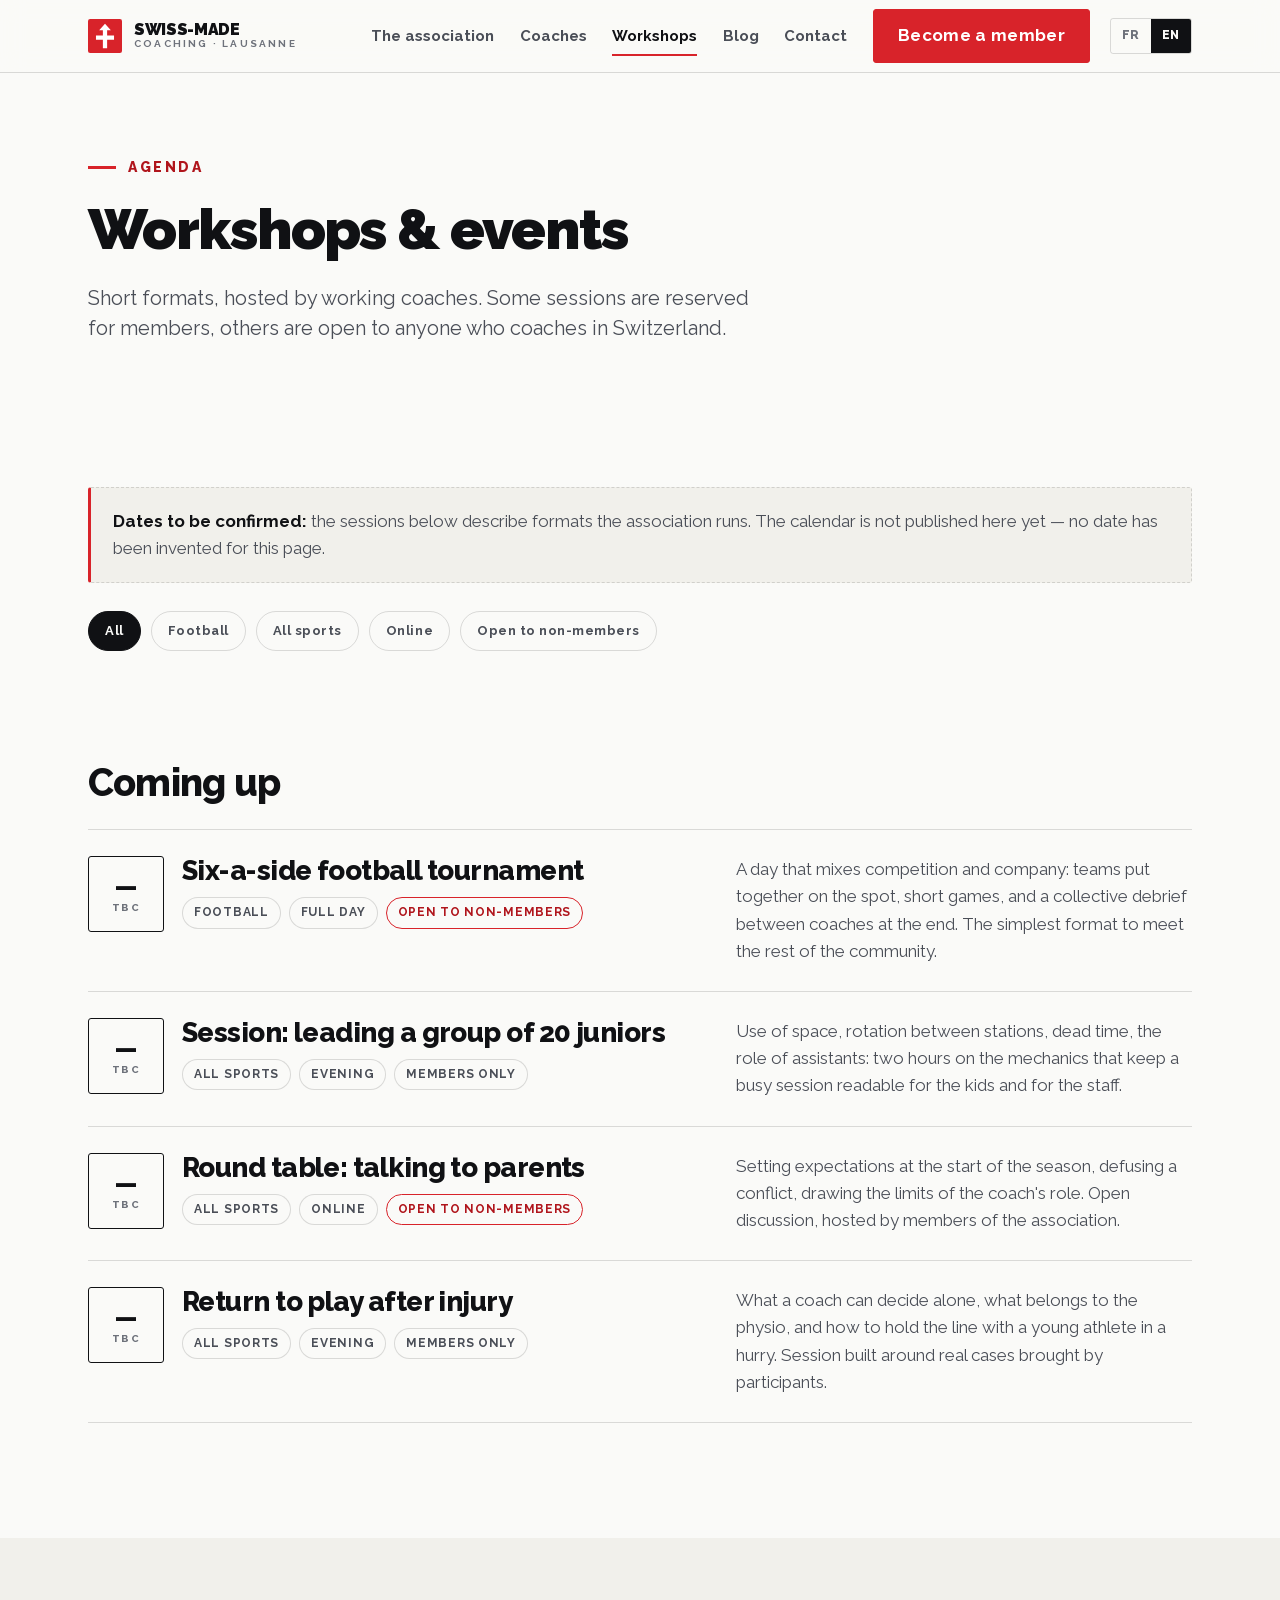
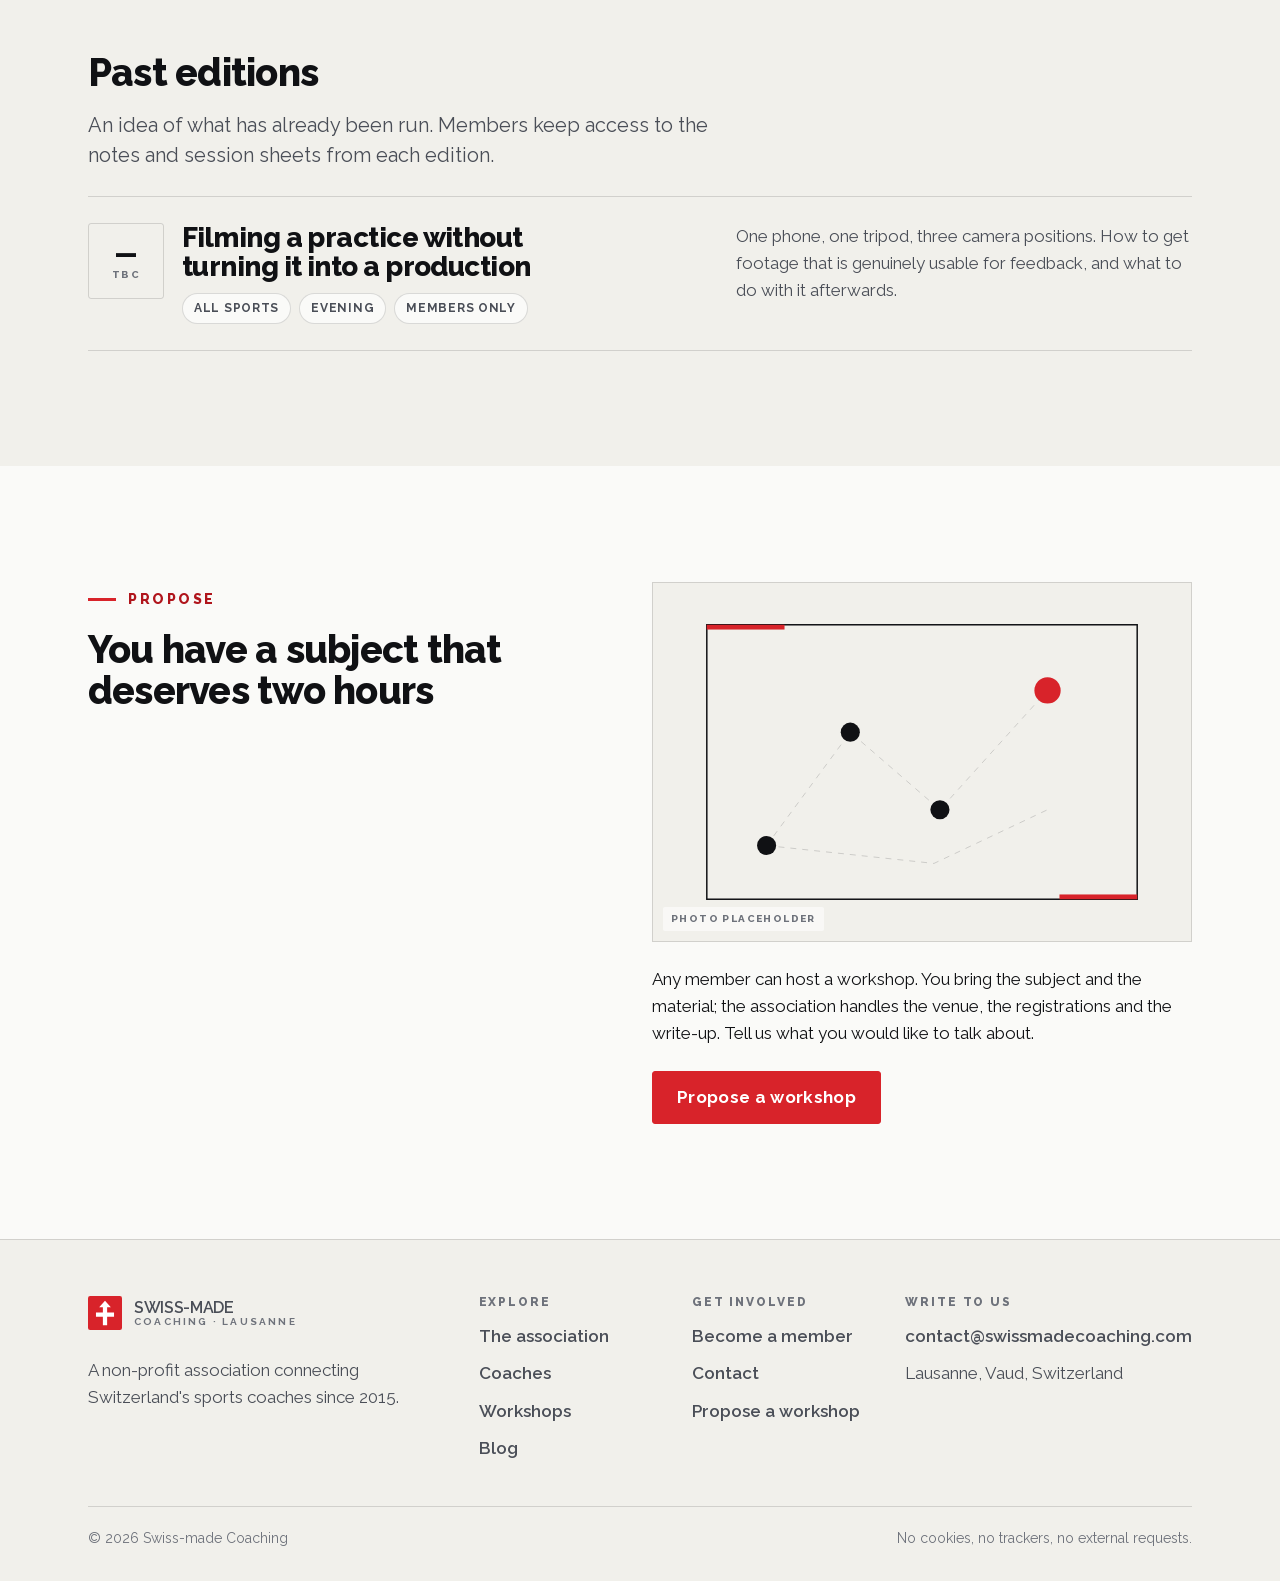
<file: swissmadecoaching/workshops.html>
<!DOCTYPE html>
<html lang="fr"
      data-title-en="Workshops &amp; events — Swiss-made Coaching"
      data-desc-en="Swiss-made Coaching workshops: short sessions hosted by working coaches, in Lausanne and online.">
<head>
<meta charset="UTF-8">
<meta name="viewport" content="width=device-width, initial-scale=1">
<title>Workshops &amp; événements — Swiss-made Coaching</title>
<meta name="description" content="Les workshops de Swiss-made Coaching : séances courtes animées par des coachs en activité, à Lausanne et en ligne.">
<link rel="canonical" href="https://www.swissmadecoaching.com/workshops">
<link rel="icon" type="image/svg+xml" href="assets/img/favicon.svg">
<meta property="og:type" content="website">
<meta property="og:title" content="Workshops &amp; événements — Swiss-made Coaching">
<meta property="og:description" content="Les workshops de Swiss-made Coaching : séances courtes animées par des coachs en activité, à Lausanne et en ligne.">
<meta property="og:url" content="https://www.swissmadecoaching.com/workshops">
<meta property="og:locale" content="fr_CH">
<meta property="og:locale:alternate" content="en_GB">
<meta name="twitter:card" content="summary_large_image">
<meta name="theme-color" content="#FAFAF8">
<link rel="stylesheet" href="assets/site.css">
</head>
<body>

<!-- ============ EN-TÊTE (bloc commun à toutes les pages) ============ -->
<a class="skip" href="#main" data-i18n="skip">Aller au contenu</a>

<header class="site-header">
  <div class="container header-inner">
    <a class="brand" href="index.html" aria-label="Swiss-made Coaching, accueil" data-i18n-attr="aria-label:brand.aria">
      <svg class="brand__mark" viewBox="0 0 64 64" aria-hidden="true" focusable="false"><rect width="64" height="64" rx="4" fill="#D8232A"/><path d="M32 9 43 21H36v10h13v8H36v16h-8V39H15v-8h13V21h-7z" fill="#FFFFFF"/></svg>
      <span class="brand__name">Swiss-made<span>Coaching · Lausanne</span></span>
    </a>

    <nav class="nav" aria-label="Navigation principale" data-i18n-attr="aria-label:nav.aria">
      <ul class="nav__list">
        <li><a class="nav__link" href="association.html" data-i18n="nav.about">L'association</a></li>
        <li><a class="nav__link" href="coachs.html" data-i18n="nav.coaches">Coachs</a></li>
        <li><a class="nav__link" href="workshops.html" aria-current="page" data-i18n="nav.workshops">Workshops</a></li>
        <li><a class="nav__link" href="blog.html" data-i18n="nav.blog">Blog</a></li>
        <li><a class="nav__link" href="contact.html" data-i18n="nav.contact">Contact</a></li>
        <li><a class="btn btn--primary" href="membre.html" data-i18n="nav.join">Devenir membre</a></li>
      </ul>
    </nav>

    <div class="header-actions">
      <div class="lang-switch" role="group" aria-label="Choix de la langue" data-i18n-attr="aria-label:lang.aria">
        <button type="button" data-lang-btn="fr" aria-pressed="true">FR</button>
        <button type="button" data-lang-btn="en" aria-pressed="false">EN</button>
      </div>
      <button class="burger" type="button" data-burger aria-expanded="false" aria-controls="drawer"
              aria-label="Ouvrir le menu" data-i18n-attr="aria-label:menu.aria"><span></span></button>
    </div>
  </div>
</header>

<div class="drawer" id="drawer" data-drawer aria-hidden="true">
  <a href="index.html"><span class="num-tag">01</span><span data-i18n="nav.home">Accueil</span></a>
  <a href="association.html"><span class="num-tag">02</span><span data-i18n="nav.about">L'association</span></a>
  <a href="coachs.html"><span class="num-tag">03</span><span data-i18n="nav.coaches">Coachs</span></a>
  <a href="workshops.html" aria-current="page"><span class="num-tag">04</span><span data-i18n="nav.workshops">Workshops</span></a>
  <a href="blog.html"><span class="num-tag">05</span><span data-i18n="nav.blog">Blog</span></a>
  <a href="contact.html"><span class="num-tag">06</span><span data-i18n="nav.contact">Contact</span></a>
  <a class="btn btn--primary" href="membre.html" data-i18n="nav.join">Devenir membre</a>
</div>

<main id="main">
  <section class="section--tight container" style="padding-top:clamp(40px,6vw,80px)">
    <div class="grid">
      <div class="col-8">
        <p class="eyebrow" data-i18n="ws.eyebrow">Agenda</p>
        <h1 class="h1" style="margin-top:20px" data-i18n="ws.title">Workshops &amp; événements</h1>
        <p class="lead" style="margin-top:24px" data-i18n="ws.lead">Des formats courts, animés par des coachs en activité. Certaines séances sont réservées aux membres, d'autres sont ouvertes à toute personne qui entraîne en Suisse.</p>
      </div>
    </div>
  </section>

  <section class="section--tight container">
    <p class="callout" data-i18n="ws.todo">
      <b>Dates à confirmer :</b> les séances ci-dessous décrivent des formats proposés par l'association.
      Le calendrier n'est pas encore publié ici — aucune date n'a été inventée pour cette page.
    </p>

    <div class="filters" data-filter-group="#ws-list" role="group" aria-label="Filtrer les workshops" data-i18n-attr="aria-label:ws.filter.aria">
      <button type="button" data-filter="all" aria-pressed="true" data-i18n="ws.filter.all">Tous</button>
      <button type="button" data-filter="football" aria-pressed="false" data-i18n="tag.football">Football</button>
      <button type="button" data-filter="tous" aria-pressed="false" data-i18n="tag.allsports">Tous sports</button>
      <button type="button" data-filter="enligne" aria-pressed="false" data-i18n="tag.online">En ligne</button>
      <button type="button" data-filter="ouvert" aria-pressed="false" data-i18n="tag.open">Ouvert aux non-membres</button>
    </div>
  </section>

  <section class="section container" style="padding-top:clamp(24px,4vw,40px)">
    <h2 class="h2" data-i18n="ws.upcoming">À venir</h2>
    <div id="ws-list" style="margin-top:26px">
        <article class="workshop reveal" data-tags="football journee ouvert">
          <div class="workshop__head">
            <div class="workshop__date" aria-hidden="true"><b>—</b><span data-i18n="date.tbc">à venir</span></div>
            <div>
              <h3 data-i18n="ws1.title">Tournoi de football à six</h3>
              <div class="workshop__tags">
                <span class="chip" data-i18n="tag.football">Football</span>
                <span class="chip" data-i18n="tag.day">Journée</span>
                <span class="chip chip--red" data-i18n="tag.open">Ouvert aux non-membres</span>
              </div>
            </div>
          </div>
          <p class="muted" data-i18n="ws1.text">Une journée qui mélange compétition et convivialité : des équipes composées sur place, des matchs courts, et un débrief collectif entre coachs à la fin de la journée. Le format le plus simple pour rencontrer le reste de la communauté.</p>
        </article>
        <article class="workshop reveal" data-tags="tous soiree membres">
          <div class="workshop__head">
            <div class="workshop__date" aria-hidden="true"><b>—</b><span data-i18n="date.tbc">à venir</span></div>
            <div>
              <h3 data-i18n="ws2.title">Séance : conduire un groupe de 20 juniors</h3>
              <div class="workshop__tags">
                <span class="chip" data-i18n="tag.allsports">Tous sports</span>
                <span class="chip" data-i18n="tag.evening">Soirée</span>
                <span class="chip" data-i18n="tag.members">Membres</span>
              </div>
            </div>
          </div>
          <p class="muted" data-i18n="ws2.text">Organisation de l'espace, rotation des ateliers, gestion des temps morts, place des assistants : deux heures sur les mécaniques qui font qu'une séance chargée reste lisible pour les jeunes comme pour le staff.</p>
        </article>
        <article class="workshop reveal" data-tags="tous enligne ouvert">
          <div class="workshop__head">
            <div class="workshop__date" aria-hidden="true"><b>—</b><span data-i18n="date.tbc">à venir</span></div>
            <div>
              <h3 data-i18n="ws3.title">Table ronde : parler aux parents</h3>
              <div class="workshop__tags">
                <span class="chip" data-i18n="tag.allsports">Tous sports</span>
                <span class="chip" data-i18n="tag.online">En ligne</span>
                <span class="chip chip--red" data-i18n="tag.open">Ouvert aux non-membres</span>
              </div>
            </div>
          </div>
          <p class="muted" data-i18n="ws3.text">Cadrer les attentes en début de saison, désamorcer un conflit, poser les limites du rôle de coach. Discussion ouverte, animée par des membres de l'association.</p>
        </article>
        <article class="workshop reveal" data-tags="tous soiree membres">
          <div class="workshop__head">
            <div class="workshop__date" aria-hidden="true"><b>—</b><span data-i18n="date.tbc">à venir</span></div>
            <div>
              <h3 data-i18n="ws4.title">Le retour au jeu après blessure</h3>
              <div class="workshop__tags">
                <span class="chip" data-i18n="tag.allsports">Tous sports</span>
                <span class="chip" data-i18n="tag.evening">Soirée</span>
                <span class="chip" data-i18n="tag.members">Membres</span>
              </div>
            </div>
          </div>
          <p class="muted" data-i18n="ws4.text">Ce qu'un coach peut décider seul, ce qui relève du physio, et comment tenir la ligne face à un jeune athlète pressé. Séance construite à partir de cas réels apportés par les participants.</p>
        </article>
    </div>
    <p class="filter-empty" data-filter-empty hidden data-i18n="ws.empty">Aucun workshop ne correspond à ce filtre.</p>
  </section>

  <section class="section section--paper2">
    <div class="container">
      <h2 class="h2" data-i18n="ws.past">Éditions passées</h2>
      <p class="lead" style="margin-top:16px" data-i18n="ws.past.p">
        Un aperçu de ce qui a déjà été organisé. Les membres conservent l'accès aux notes et aux fiches
        de séance de chaque édition.
      </p>
      <div style="margin-top:26px">
        <article class="workshop workshop--past reveal" data-tags="tous soiree membres">
          <div class="workshop__head">
            <div class="workshop__date" aria-hidden="true"><b>—</b><span data-i18n="date.tbc">à venir</span></div>
            <div>
              <h3 data-i18n="ws5.title">Filmer un entraînement sans en faire une production</h3>
              <div class="workshop__tags">
                <span class="chip" data-i18n="tag.allsports">Tous sports</span>
                <span class="chip" data-i18n="tag.evening">Soirée</span>
                <span class="chip" data-i18n="tag.members">Membres</span>
              </div>
            </div>
          </div>
          <p class="muted" data-i18n="ws5.text">Un téléphone, un trépied, trois positions de caméra. Comment obtenir des images réellement exploitables pour le feedback, et quoi en faire ensuite.</p>
        </article>
      </div>
    </div>
  </section>

  <section class="section container">
    <div class="grid">
      <div class="col-5">
        <p class="eyebrow" data-i18n="ws.propose.eyebrow">Proposer</p>
        <h2 class="h2" style="margin-top:20px" data-i18n="ws.propose.title">Vous avez un sujet qui mérite deux heures</h2>
      </div>
      <div class="col-start-7">
        <div class="photo-slot" style="aspect-ratio:3/2;margin-bottom:24px">
          <img src="assets/img/motif-atelier.svg" alt="" width="900" height="600" aria-hidden="true">
          <span class="photo-slot__note" data-i18n="photo.slot">Emplacement photo</span>
        </div>
        <p data-i18n="ws.propose.p">
          N'importe quel membre peut animer un workshop. Vous apportez le sujet et la matière ;
          l'association s'occupe du lieu, des inscriptions et de la restitution. Dites-nous ce dont
          vous aimeriez parler.
        </p>
        <a class="btn btn--primary" style="margin-top:24px" href="contact.html" data-i18n="ws.propose.cta">Proposer un workshop</a>
      </div>
    </div>
  </section>

</main>

<!-- ============ PIED DE PAGE (bloc commun à toutes les pages) ============ -->
<footer class="site-footer">
  <div class="container">
    <div class="footer-grid">
      <div class="footer-col">
        <a class="brand" href="index.html">
          <svg class="brand__mark" viewBox="0 0 64 64" aria-hidden="true" focusable="false"><rect width="64" height="64" rx="4" fill="#D8232A"/><path d="M32 9 43 21H36v10h13v8H36v16h-8V39H15v-8h13V21h-7z" fill="#FFFFFF"/></svg>
          <span class="brand__name">Swiss-made<span>Coaching · Lausanne</span></span>
        </a>
        <p class="muted" style="margin-top:18px;max-width:34ch" data-i18n="footer.tagline">
          Association à but non lucratif qui relie les coachs sportifs de Suisse depuis 2015.
        </p>
      </div>
      <div class="footer-col">
        <h3 data-i18n="footer.explore">Explorer</h3>
        <ul>
          <li><a href="association.html" data-i18n="nav.about">L'association</a></li>
          <li><a href="coachs.html" data-i18n="nav.coaches">Coachs</a></li>
          <li><a href="workshops.html" data-i18n="nav.workshops">Workshops</a></li>
          <li><a href="blog.html" data-i18n="nav.blog">Blog</a></li>
        </ul>
      </div>
      <div class="footer-col">
        <h3 data-i18n="footer.join">Participer</h3>
        <ul>
          <li><a href="membre.html" data-i18n="nav.join">Devenir membre</a></li>
          <li><a href="contact.html" data-i18n="nav.contact">Contact</a></li>
          <li><a href="workshops.html" data-i18n="footer.proposews">Proposer un workshop</a></li>
        </ul>
      </div>
      <div class="footer-col">
        <h3 data-i18n="footer.contact">Nous écrire</h3>
        <ul>
          <li><a href="mailto:contact@swissmadecoaching.com">contact@swissmadecoaching.com</a></li>
          <li><span class="muted" data-i18n="footer.address">Lausanne, Vaud, Suisse</span></li>
        </ul>
      </div>
    </div>
    <div class="footer-bottom">
      <span>© <span data-year>2026</span> Swiss-made Coaching</span>
      <span data-i18n="footer.privacy">Aucun cookie, aucun traceur, aucune requête externe.</span>
    </div>
  </div>
</footer>

<script src="assets/i18n.js"></script>
<script src="assets/site.js"></script>
</body>
</html>
</file>
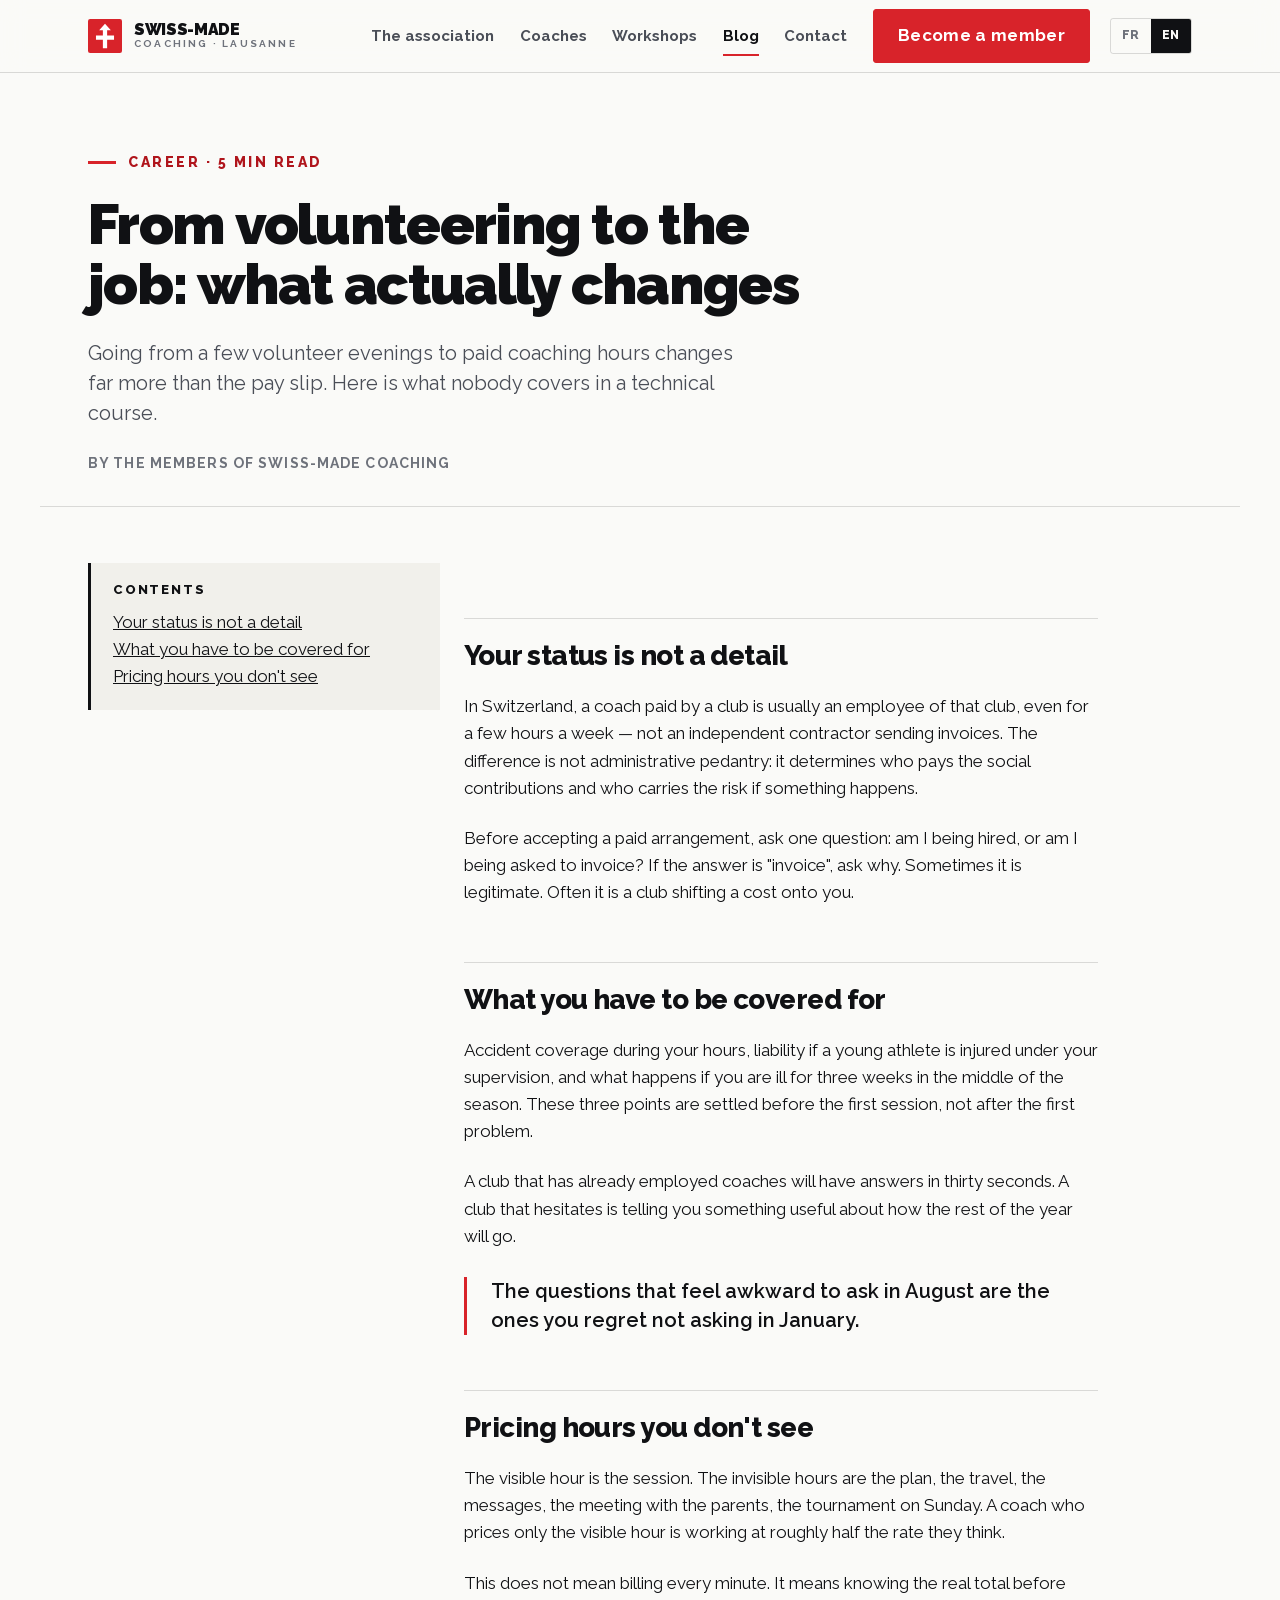
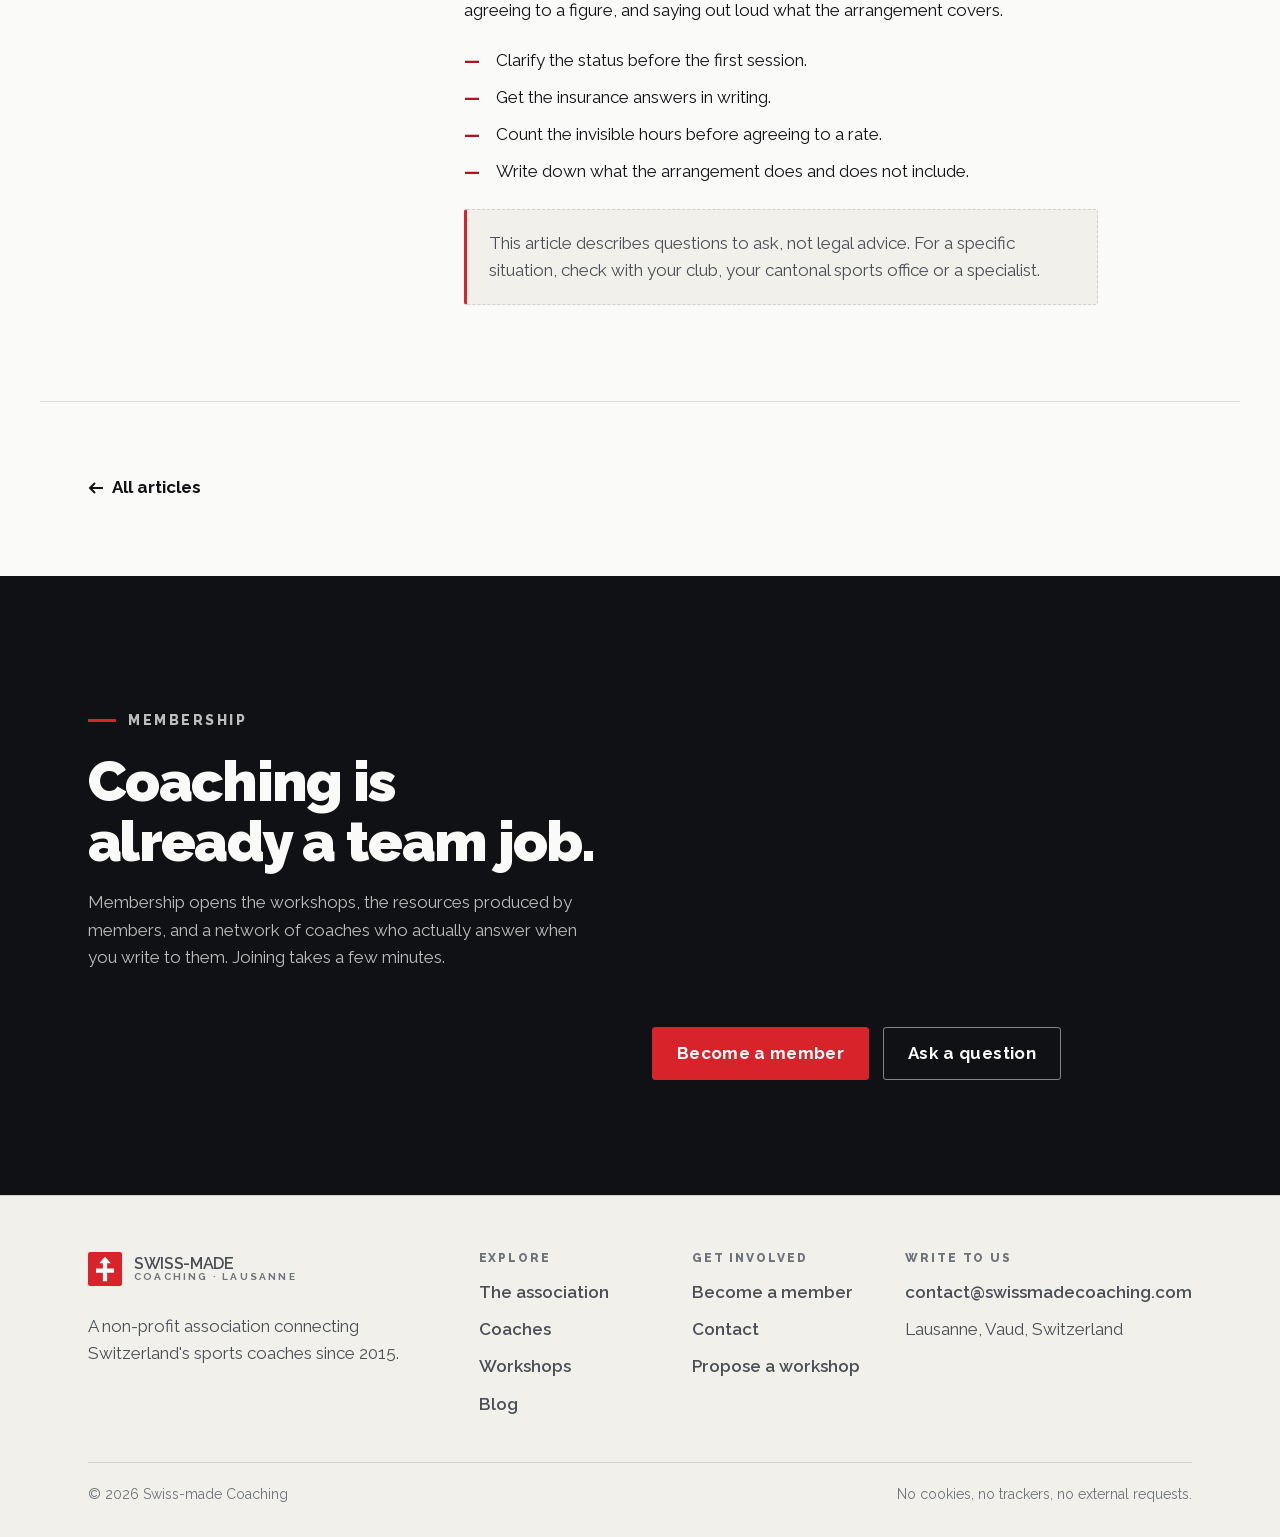
<file: swissmadecoaching/blog/du-benevolat-au-metier.html>
<!DOCTYPE html>
<html lang="fr"
      data-title-en="From volunteering to the job: what actually changes — Swiss-made Coaching"
      data-desc-en="Status, insurance, invisible hours: the questions to settle before accepting paid coaching hours in Switzerland.">
<head>
<meta charset="UTF-8">
<meta name="viewport" content="width=device-width, initial-scale=1">
<title>Du bénévolat au métier : ce qui change vraiment — Swiss-made Coaching</title>
<meta name="description" content="Statut, assurances, heures invisibles : les questions à régler avant d'accepter des heures de coaching rémunérées en Suisse.">
<link rel="canonical" href="https://www.swissmadecoaching.com/blog/du-benevolat-au-metier">
<link rel="icon" type="image/svg+xml" href="../assets/img/favicon.svg">
<meta property="og:type" content="website">
<meta property="og:title" content="Du bénévolat au métier : ce qui change vraiment — Swiss-made Coaching">
<meta property="og:description" content="Statut, assurances, heures invisibles : les questions à régler avant d'accepter des heures de coaching rémunérées en Suisse.">
<meta property="og:url" content="https://www.swissmadecoaching.com/blog/du-benevolat-au-metier">
<meta property="og:locale" content="fr_CH">
<meta property="og:locale:alternate" content="en_GB">
<meta name="twitter:card" content="summary_large_image">
<meta name="theme-color" content="#FAFAF8">
<link rel="stylesheet" href="../assets/site.css">
<script type="application/ld+json">
{
  "@context": "https://schema.org",
  "@type": "Article",
  "headline": "Du bénévolat au métier : ce qui change vraiment",
  "inLanguage": "fr",
  "author": { "@type": "Organization", "name": "Swiss-made Coaching" },
  "publisher": { "@type": "Organization", "name": "Swiss-made Coaching" }
}
</script>
</head>
<body>

<!-- ============ EN-TÊTE (bloc commun à toutes les pages) ============ -->
<a class="skip" href="#main" data-i18n="skip">Aller au contenu</a>

<header class="site-header">
  <div class="container header-inner">
    <a class="brand" href="../index.html" aria-label="Swiss-made Coaching, accueil" data-i18n-attr="aria-label:brand.aria">
      <svg class="brand__mark" viewBox="0 0 64 64" aria-hidden="true" focusable="false"><rect width="64" height="64" rx="4" fill="#D8232A"/><path d="M32 9 43 21H36v10h13v8H36v16h-8V39H15v-8h13V21h-7z" fill="#FFFFFF"/></svg>
      <span class="brand__name">Swiss-made<span>Coaching · Lausanne</span></span>
    </a>

    <nav class="nav" aria-label="Navigation principale" data-i18n-attr="aria-label:nav.aria">
      <ul class="nav__list">
        <li><a class="nav__link" href="../association.html" data-i18n="nav.about">L'association</a></li>
        <li><a class="nav__link" href="../coachs.html" data-i18n="nav.coaches">Coachs</a></li>
        <li><a class="nav__link" href="../workshops.html" data-i18n="nav.workshops">Workshops</a></li>
        <li><a class="nav__link" href="../blog.html" aria-current="page" data-i18n="nav.blog">Blog</a></li>
        <li><a class="nav__link" href="../contact.html" data-i18n="nav.contact">Contact</a></li>
        <li><a class="btn btn--primary" href="../membre.html" data-i18n="nav.join">Devenir membre</a></li>
      </ul>
    </nav>

    <div class="header-actions">
      <div class="lang-switch" role="group" aria-label="Choix de la langue" data-i18n-attr="aria-label:lang.aria">
        <button type="button" data-lang-btn="fr" aria-pressed="true">FR</button>
        <button type="button" data-lang-btn="en" aria-pressed="false">EN</button>
      </div>
      <button class="burger" type="button" data-burger aria-expanded="false" aria-controls="drawer"
              aria-label="Ouvrir le menu" data-i18n-attr="aria-label:menu.aria"><span></span></button>
    </div>
  </div>
</header>

<div class="drawer" id="drawer" data-drawer aria-hidden="true">
  <a href="../index.html"><span class="num-tag">01</span><span data-i18n="nav.home">Accueil</span></a>
  <a href="../association.html"><span class="num-tag">02</span><span data-i18n="nav.about">L'association</span></a>
  <a href="../coachs.html"><span class="num-tag">03</span><span data-i18n="nav.coaches">Coachs</span></a>
  <a href="../workshops.html"><span class="num-tag">04</span><span data-i18n="nav.workshops">Workshops</span></a>
  <a href="../blog.html" aria-current="page"><span class="num-tag">05</span><span data-i18n="nav.blog">Blog</span></a>
  <a href="../contact.html"><span class="num-tag">06</span><span data-i18n="nav.contact">Contact</span></a>
  <a class="btn btn--primary" href="../membre.html" data-i18n="nav.join">Devenir membre</a>
</div>

<main id="main">
  <article>
    <header class="article-head container">
      <div class="grid">
        <div class="col-8">
          <p class="eyebrow" data-i18n="a3.meta">Carrière · 5 min de lecture</p>
          <h1 class="h1" style="margin-top:20px" data-i18n="a3.title">Du bénévolat au métier : ce qui change vraiment</h1>
          <p class="lead" style="margin-top:24px" data-i18n="a3.chapo">Passer de quelques soirées bénévoles à des heures de coaching rémunérées change bien plus que la fiche de paie. Voici ce que personne n'aborde dans un cours technique.</p>
          <p class="article-meta">
            <span data-i18n="article.by">Par les membres de Swiss-made Coaching</span>
          </p>
        </div>
      </div>
    </header>

    <div class="container bordered-top" style="padding-top:clamp(32px,5vw,56px);padding-bottom:clamp(48px,8vw,96px)">
      <div class="grid">
        <div class="col-4">
          <nav class="toc" aria-label="Sommaire de l'article" data-i18n-attr="aria-label:article.toc.aria">
            <h2 data-i18n="article.toc">Sommaire</h2>
            <ol>
          <li><a href="#statut" data-i18n="a3.toc1">Le statut n'est pas un détail</a></li>
          <li><a href="#assurances" data-i18n="a3.toc2">Ce pour quoi il faut être couvert</a></li>
          <li><a href="#heures" data-i18n="a3.toc3">Chiffrer les heures qu'on ne voit pas</a></li>
            </ol>
          </nav>
        </div>
        <div class="col-7 prose">
          <h2 id="statut" data-i18n="a3.h1">Le statut n'est pas un détail</h2>
          <p data-i18n="a3.p1">En Suisse, un coach payé par un club en est le plus souvent l'employé, même pour quelques heures par semaine — et non un indépendant qui envoie des factures. La différence n'est pas un formalisme : elle détermine qui paie les charges sociales et qui porte le risque s'il arrive quelque chose.</p>
          <p data-i18n="a3.p2">Avant d'accepter un arrangement rémunéré, posez une question : est-ce qu'on m'engage, ou est-ce qu'on me demande de facturer ? Si la réponse est « facturer », demandez pourquoi. C'est parfois légitime. C'est souvent un club qui vous transfère un coût.</p>

          <h2 id="assurances" data-i18n="a3.h2">Ce pour quoi il faut être couvert</h2>
          <p data-i18n="a3.p3">La couverture accident pendant vos heures, la responsabilité si un jeune se blesse sous votre surveillance, et ce qui se passe si vous êtes malade trois semaines en pleine saison. Ces trois points se règlent avant la première séance, pas après le premier problème.</p>
          <p data-i18n="a3.p4">Un club qui a déjà employé des coachs répondra en trente secondes. Un club qui hésite vous apprend quelque chose d'utile sur la façon dont le reste de l'année va se passer.</p>
          <blockquote><p data-i18n="a3.q">Les questions qu'on trouve gênantes à poser en août sont celles qu'on regrette de ne pas avoir posées en janvier.</p></blockquote>

          <h2 id="heures" data-i18n="a3.h3">Chiffrer les heures qu'on ne voit pas</h2>
          <p data-i18n="a3.p5">L'heure visible, c'est la séance. Les heures invisibles, ce sont la préparation, les déplacements, les messages, la réunion avec les parents, le tournoi du dimanche. Un coach qui ne chiffre que l'heure visible travaille à peu près à la moitié du tarif qu'il croit.</p>
          <p data-i18n="a3.p6">Cela ne veut pas dire facturer chaque minute. Cela veut dire connaître le total réel avant d'accepter un montant, et dire à voix haute ce que l'arrangement couvre.</p>
          <ul>
            <li data-i18n="a3.li1">Clarifier le statut avant la première séance.</li>
            <li data-i18n="a3.li2">Obtenir les réponses d'assurance par écrit.</li>
            <li data-i18n="a3.li3">Compter les heures invisibles avant d'accepter un tarif.</li>
            <li data-i18n="a3.li4">Écrire ce que l'arrangement inclut et n'inclut pas.</li>
          </ul>
          <p class="callout" data-i18n="a3.note">Cet article décrit des questions à poser, pas un conseil juridique. Pour une situation précise, vérifiez auprès de votre club, du service cantonal des sports ou d'un spécialiste.</p>
        </div>
      </div>
    </div>
  </article>

  <section class="section--tight container bordered-top">
    <a class="link-arrow" href="../blog.html">
      <svg width="16" height="16" viewBox="0 0 16 16" aria-hidden="true"><path d="M15 8H3M7 3 2 8l5 5" fill="none" stroke="currentColor" stroke-width="2"/></svg>
      <span data-i18n="article.back">Tous les articles</span>
    </a>
  </section>

  <section class="section cta-band ">
    <div class="container grid" style="align-items:center">
      <div class="col-7">
        <p class="eyebrow" data-i18n="cta.eyebrow">Adhésion</p>
        <h2 class="h1" style="margin-top:20px" data-i18n="cta.title">Coacher, c'est déjà un métier d'équipe.</h2>
        <p data-i18n="cta.text">
          L'adhésion donne accès aux workshops, aux ressources produites par les membres et à un
          réseau de coachs qui répondent quand on leur écrit. Rejoignez l'association en quelques minutes.
        </p>
      </div>
      <div class="col-4 col-start-7">
        <div class="cta-band__actions">
          <a class="btn btn--primary" href="../membre.html" data-i18n="cta.join">Devenir membre</a>
          <a class="btn btn--onink" href="../contact.html" data-i18n="cta.ask">Poser une question</a>
        </div>
      </div>
    </div>
  </section>

</main>

<!-- ============ PIED DE PAGE (bloc commun à toutes les pages) ============ -->
<footer class="site-footer">
  <div class="container">
    <div class="footer-grid">
      <div class="footer-col">
        <a class="brand" href="../index.html">
          <svg class="brand__mark" viewBox="0 0 64 64" aria-hidden="true" focusable="false"><rect width="64" height="64" rx="4" fill="#D8232A"/><path d="M32 9 43 21H36v10h13v8H36v16h-8V39H15v-8h13V21h-7z" fill="#FFFFFF"/></svg>
          <span class="brand__name">Swiss-made<span>Coaching · Lausanne</span></span>
        </a>
        <p class="muted" style="margin-top:18px;max-width:34ch" data-i18n="footer.tagline">
          Association à but non lucratif qui relie les coachs sportifs de Suisse depuis 2015.
        </p>
      </div>
      <div class="footer-col">
        <h3 data-i18n="footer.explore">Explorer</h3>
        <ul>
          <li><a href="../association.html" data-i18n="nav.about">L'association</a></li>
          <li><a href="../coachs.html" data-i18n="nav.coaches">Coachs</a></li>
          <li><a href="../workshops.html" data-i18n="nav.workshops">Workshops</a></li>
          <li><a href="../blog.html" data-i18n="nav.blog">Blog</a></li>
        </ul>
      </div>
      <div class="footer-col">
        <h3 data-i18n="footer.join">Participer</h3>
        <ul>
          <li><a href="../membre.html" data-i18n="nav.join">Devenir membre</a></li>
          <li><a href="../contact.html" data-i18n="nav.contact">Contact</a></li>
          <li><a href="../workshops.html" data-i18n="footer.proposews">Proposer un workshop</a></li>
        </ul>
      </div>
      <div class="footer-col">
        <h3 data-i18n="footer.contact">Nous écrire</h3>
        <ul>
          <li><a href="mailto:contact@swissmadecoaching.com">contact@swissmadecoaching.com</a></li>
          <li><span class="muted" data-i18n="footer.address">Lausanne, Vaud, Suisse</span></li>
        </ul>
      </div>
    </div>
    <div class="footer-bottom">
      <span>© <span data-year>2026</span> Swiss-made Coaching</span>
      <span data-i18n="footer.privacy">Aucun cookie, aucun traceur, aucune requête externe.</span>
    </div>
  </div>
</footer>

<script src="../assets/i18n.js"></script>
<script src="../assets/site.js"></script>
</body>
</html>
</file>
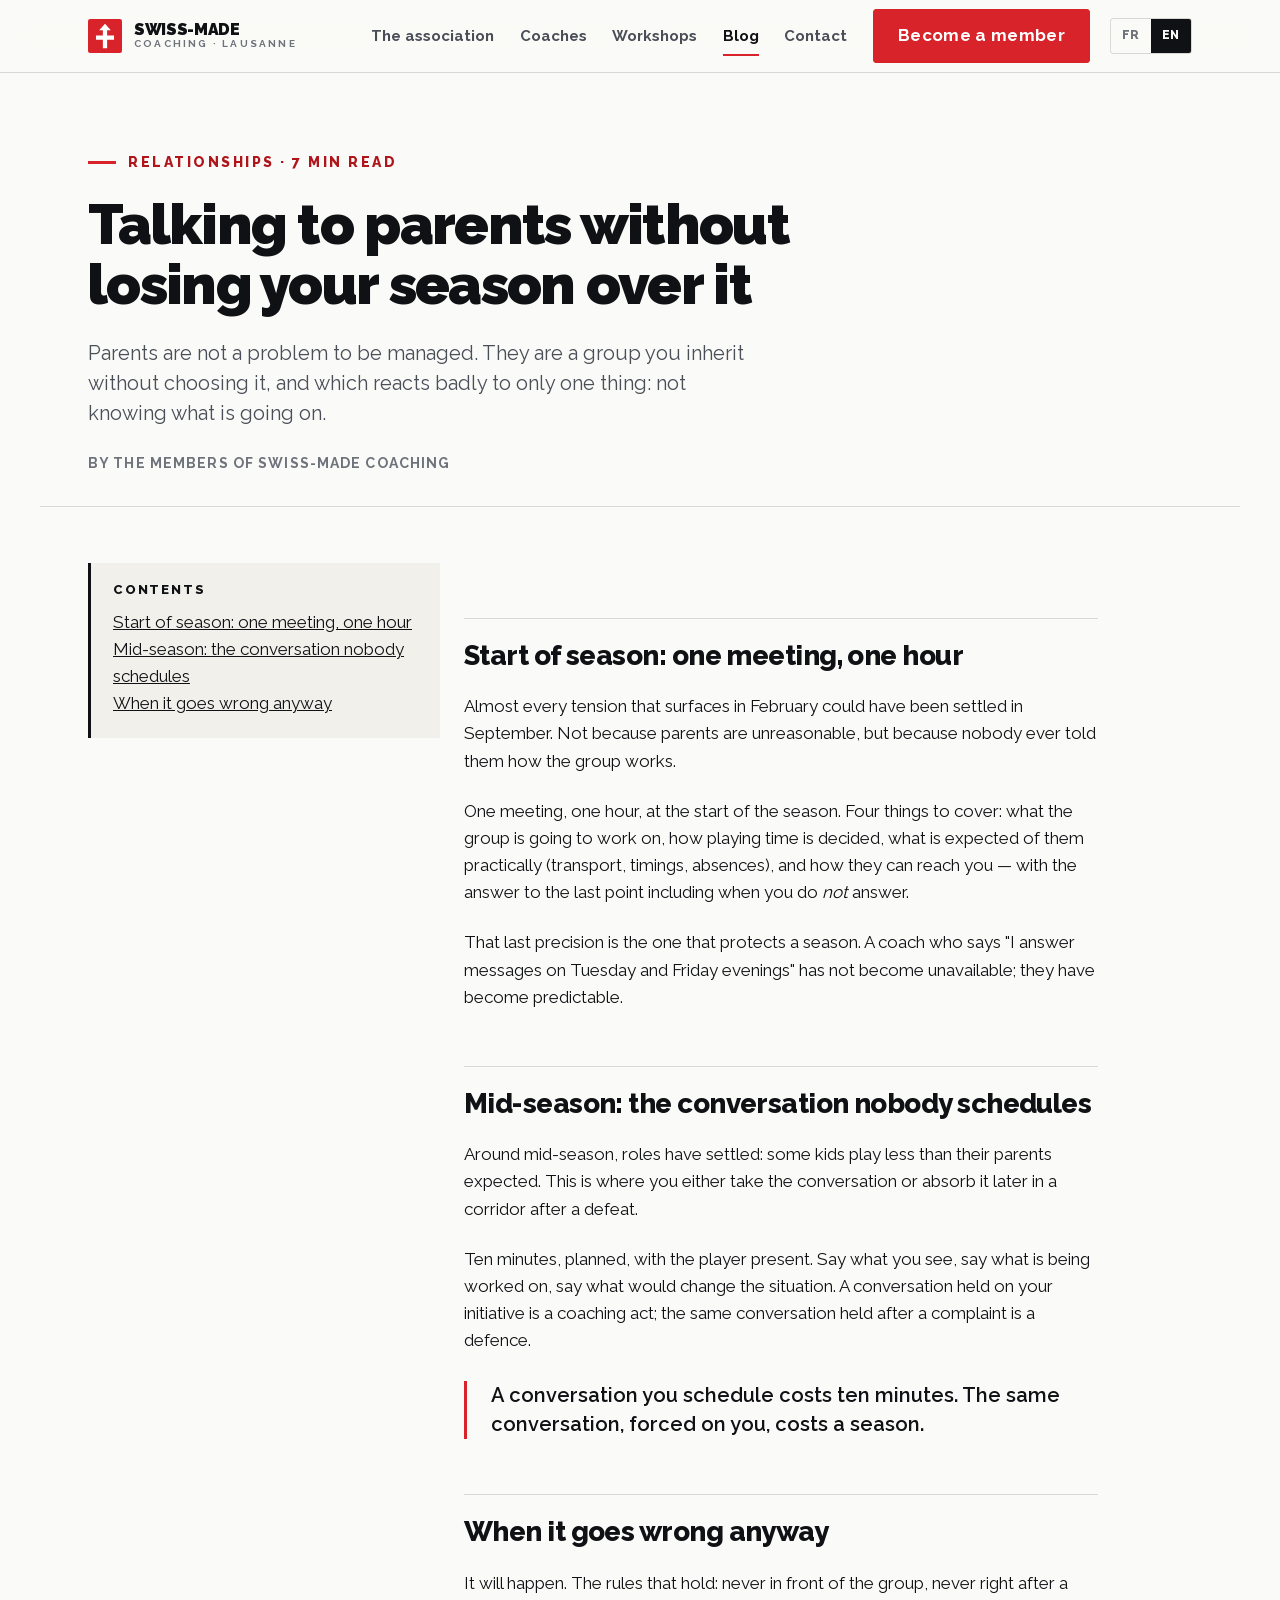
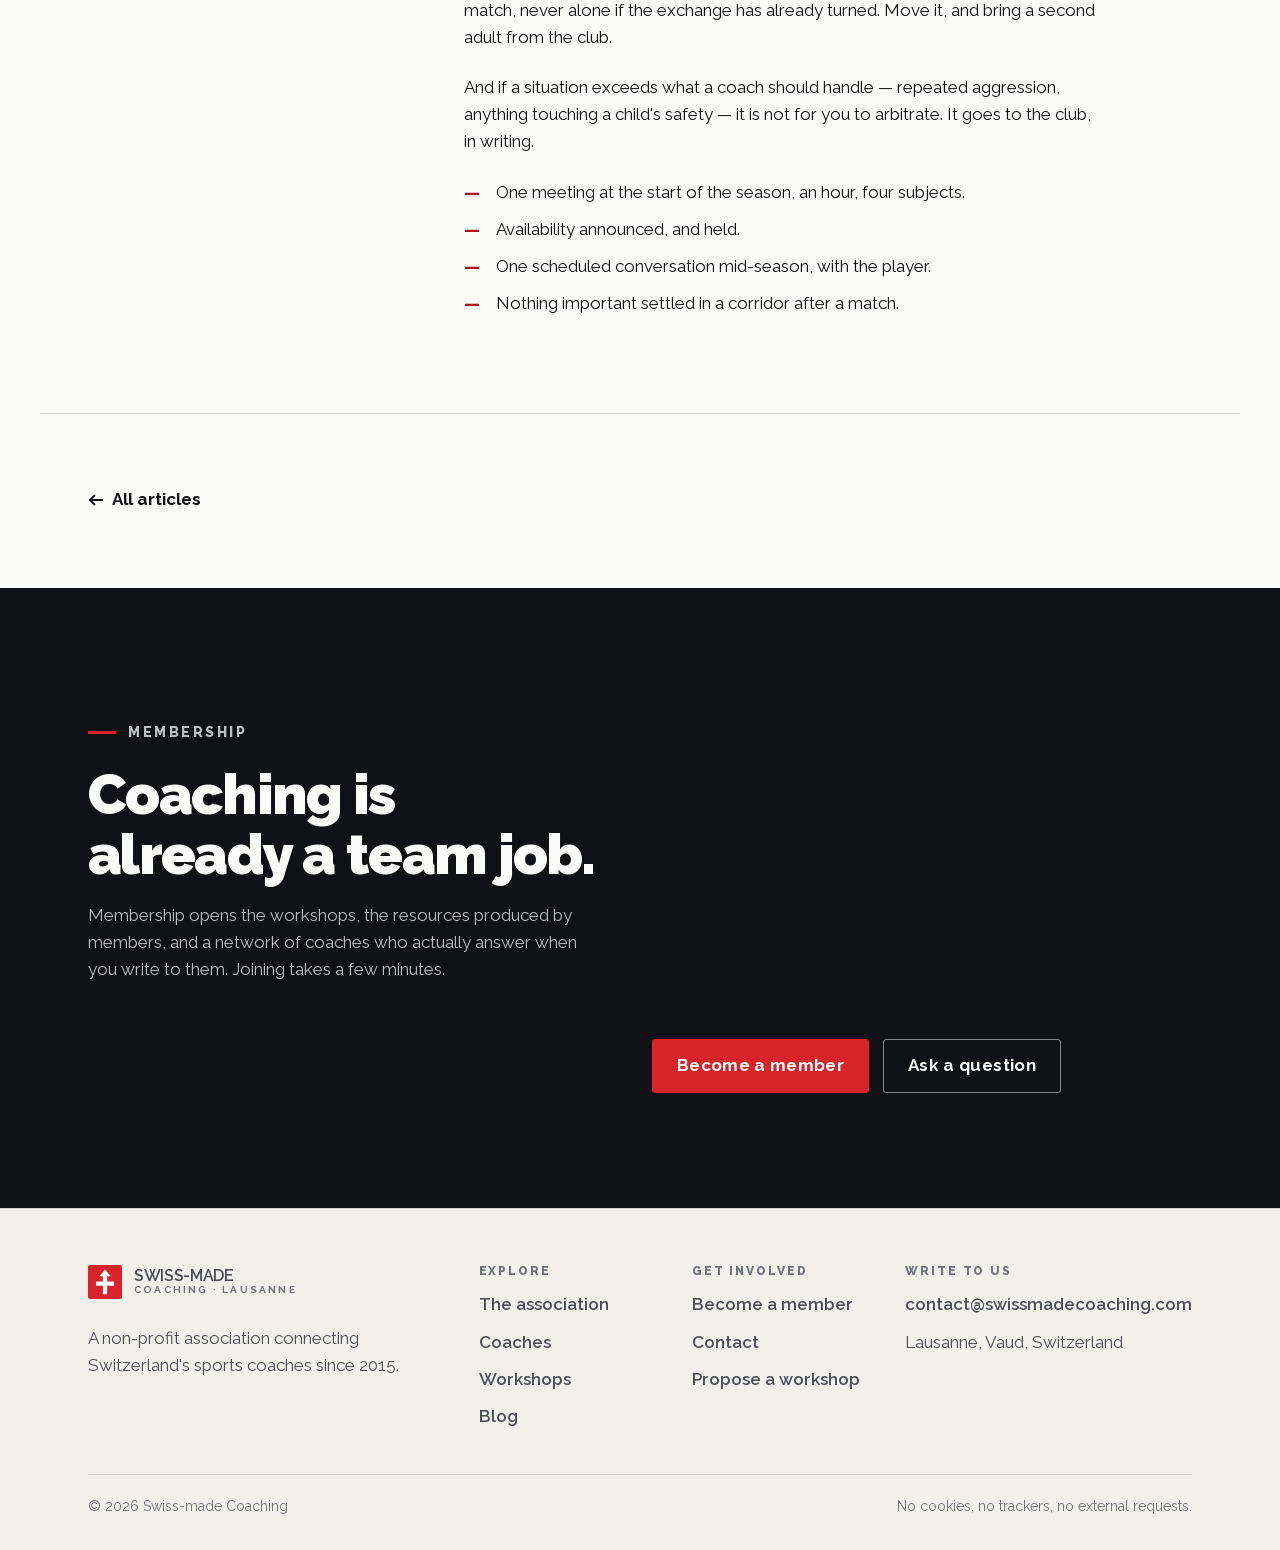
<file: swissmadecoaching/blog/parler-aux-parents.html>
<!DOCTYPE html>
<html lang="fr"
      data-title-en="Talking to parents without losing your season over it — Swiss-made Coaching"
      data-desc-en="Three moments in the season when a framed conversation with parents prevents half the tension of a year.">
<head>
<meta charset="UTF-8">
<meta name="viewport" content="width=device-width, initial-scale=1">
<title>Parler aux parents sans y laisser sa saison — Swiss-made Coaching</title>
<meta name="description" content="Trois moments de l'année où une conversation cadrée avec les parents évite la moitié des tensions d'une saison.">
<link rel="canonical" href="https://www.swissmadecoaching.com/blog/parler-aux-parents">
<link rel="icon" type="image/svg+xml" href="../assets/img/favicon.svg">
<meta property="og:type" content="website">
<meta property="og:title" content="Parler aux parents sans y laisser sa saison — Swiss-made Coaching">
<meta property="og:description" content="Trois moments de l'année où une conversation cadrée avec les parents évite la moitié des tensions d'une saison.">
<meta property="og:url" content="https://www.swissmadecoaching.com/blog/parler-aux-parents">
<meta property="og:locale" content="fr_CH">
<meta property="og:locale:alternate" content="en_GB">
<meta name="twitter:card" content="summary_large_image">
<meta name="theme-color" content="#FAFAF8">
<link rel="stylesheet" href="../assets/site.css">
<script type="application/ld+json">
{
  "@context": "https://schema.org",
  "@type": "Article",
  "headline": "Parler aux parents sans y laisser sa saison",
  "inLanguage": "fr",
  "author": { "@type": "Organization", "name": "Swiss-made Coaching" },
  "publisher": { "@type": "Organization", "name": "Swiss-made Coaching" }
}
</script>
</head>
<body>

<!-- ============ EN-TÊTE (bloc commun à toutes les pages) ============ -->
<a class="skip" href="#main" data-i18n="skip">Aller au contenu</a>

<header class="site-header">
  <div class="container header-inner">
    <a class="brand" href="../index.html" aria-label="Swiss-made Coaching, accueil" data-i18n-attr="aria-label:brand.aria">
      <svg class="brand__mark" viewBox="0 0 64 64" aria-hidden="true" focusable="false"><rect width="64" height="64" rx="4" fill="#D8232A"/><path d="M32 9 43 21H36v10h13v8H36v16h-8V39H15v-8h13V21h-7z" fill="#FFFFFF"/></svg>
      <span class="brand__name">Swiss-made<span>Coaching · Lausanne</span></span>
    </a>

    <nav class="nav" aria-label="Navigation principale" data-i18n-attr="aria-label:nav.aria">
      <ul class="nav__list">
        <li><a class="nav__link" href="../association.html" data-i18n="nav.about">L'association</a></li>
        <li><a class="nav__link" href="../coachs.html" data-i18n="nav.coaches">Coachs</a></li>
        <li><a class="nav__link" href="../workshops.html" data-i18n="nav.workshops">Workshops</a></li>
        <li><a class="nav__link" href="../blog.html" aria-current="page" data-i18n="nav.blog">Blog</a></li>
        <li><a class="nav__link" href="../contact.html" data-i18n="nav.contact">Contact</a></li>
        <li><a class="btn btn--primary" href="../membre.html" data-i18n="nav.join">Devenir membre</a></li>
      </ul>
    </nav>

    <div class="header-actions">
      <div class="lang-switch" role="group" aria-label="Choix de la langue" data-i18n-attr="aria-label:lang.aria">
        <button type="button" data-lang-btn="fr" aria-pressed="true">FR</button>
        <button type="button" data-lang-btn="en" aria-pressed="false">EN</button>
      </div>
      <button class="burger" type="button" data-burger aria-expanded="false" aria-controls="drawer"
              aria-label="Ouvrir le menu" data-i18n-attr="aria-label:menu.aria"><span></span></button>
    </div>
  </div>
</header>

<div class="drawer" id="drawer" data-drawer aria-hidden="true">
  <a href="../index.html"><span class="num-tag">01</span><span data-i18n="nav.home">Accueil</span></a>
  <a href="../association.html"><span class="num-tag">02</span><span data-i18n="nav.about">L'association</span></a>
  <a href="../coachs.html"><span class="num-tag">03</span><span data-i18n="nav.coaches">Coachs</span></a>
  <a href="../workshops.html"><span class="num-tag">04</span><span data-i18n="nav.workshops">Workshops</span></a>
  <a href="../blog.html" aria-current="page"><span class="num-tag">05</span><span data-i18n="nav.blog">Blog</span></a>
  <a href="../contact.html"><span class="num-tag">06</span><span data-i18n="nav.contact">Contact</span></a>
  <a class="btn btn--primary" href="../membre.html" data-i18n="nav.join">Devenir membre</a>
</div>

<main id="main">
  <article>
    <header class="article-head container">
      <div class="grid">
        <div class="col-8">
          <p class="eyebrow" data-i18n="a2.meta">Relationnel · 7 min de lecture</p>
          <h1 class="h1" style="margin-top:20px" data-i18n="a2.title">Parler aux parents sans y laisser sa saison</h1>
          <p class="lead" style="margin-top:24px" data-i18n="a2.chapo">Les parents ne sont pas un problème à gérer. C'est un groupe qu'on hérite sans l'avoir choisi, et qui réagit mal à une seule chose : ne pas savoir ce qui se passe.</p>
          <p class="article-meta">
            <span data-i18n="article.by">Par les membres de Swiss-made Coaching</span>
          </p>
        </div>
      </div>
    </header>

    <div class="container bordered-top" style="padding-top:clamp(32px,5vw,56px);padding-bottom:clamp(48px,8vw,96px)">
      <div class="grid">
        <div class="col-4">
          <nav class="toc" aria-label="Sommaire de l'article" data-i18n-attr="aria-label:article.toc.aria">
            <h2 data-i18n="article.toc">Sommaire</h2>
            <ol>
          <li><a href="#debut" data-i18n="a2.toc1">Début de saison : une réunion, une heure</a></li>
          <li><a href="#milieu" data-i18n="a2.toc2">Mi-saison : la conversation que personne ne provoque</a></li>
          <li><a href="#conflit" data-i18n="a2.toc3">Quand ça dérape quand même</a></li>
            </ol>
          </nav>
        </div>
        <div class="col-7 prose">
          <h2 id="debut" data-i18n="a2.h1">Début de saison : une réunion, une heure</h2>
          <p data-i18n="a2.p1">Presque toutes les tensions qui éclatent en février auraient pu se régler en septembre. Non pas parce que les parents seraient déraisonnables, mais parce que personne ne leur a jamais expliqué comment fonctionne le groupe.</p>
          <p data-i18n="a2.p2">Une réunion, une heure, en début de saison. Quatre points à couvrir : ce que le groupe va travailler, comment se décide le temps de jeu, ce qu'on attend d'eux concrètement (transports, horaires, absences), et comment ils peuvent vous joindre — la réponse au dernier point incluant les moments où vous ne répondez <em>pas</em>.</p>
          <p data-i18n="a2.p3">Cette dernière précision est celle qui protège une saison. Un coach qui annonce « je réponds aux messages le mardi et le vendredi soir » n'est pas devenu indisponible : il est devenu prévisible.</p>

          <h2 id="milieu" data-i18n="a2.h2">Mi-saison : la conversation que personne ne provoque</h2>
          <p data-i18n="a2.p4">Vers la moitié de la saison, les rôles se sont installés : certains jeunes jouent moins que ce que leurs parents imaginaient. C'est là qu'on prend la conversation, ou qu'on la subit plus tard dans un couloir après une défaite.</p>
          <p data-i18n="a2.p5">Dix minutes, planifiées, avec le joueur présent. Dire ce qu'on observe, dire ce qui est travaillé, dire ce qui ferait bouger la situation. Une conversation menée à votre initiative est un acte de coaching ; la même conversation menée après une plainte est une défense.</p>
          <blockquote><p data-i18n="a2.q">Une conversation qu'on provoque coûte dix minutes. La même, subie, coûte une saison.</p></blockquote>

          <h2 id="conflit" data-i18n="a2.h3">Quand ça dérape quand même</h2>
          <p data-i18n="a2.p6">Ça arrivera. Les règles qui tiennent : jamais devant le groupe, jamais juste après un match, jamais seul si l'échange a déjà dérapé. On déplace, et on vient avec un deuxième adulte du club.</p>
          <p data-i18n="a2.p7">Et si une situation dépasse ce qu'un coach doit gérer — agressivité répétée, tout ce qui touche à la sécurité d'un enfant — ce n'est pas à vous d'arbitrer. Ça remonte au club, par écrit.</p>
          <ul>
            <li data-i18n="a2.li1">Une réunion en début de saison, une heure, quatre sujets.</li>
            <li data-i18n="a2.li2">Une disponibilité annoncée, et tenue.</li>
            <li data-i18n="a2.li3">Une conversation planifiée à mi-saison, avec le joueur.</li>
            <li data-i18n="a2.li4">Rien d'important réglé dans un couloir après un match.</li>
          </ul>
        </div>
      </div>
    </div>
  </article>

  <section class="section--tight container bordered-top">
    <a class="link-arrow" href="../blog.html">
      <svg width="16" height="16" viewBox="0 0 16 16" aria-hidden="true"><path d="M15 8H3M7 3 2 8l5 5" fill="none" stroke="currentColor" stroke-width="2"/></svg>
      <span data-i18n="article.back">Tous les articles</span>
    </a>
  </section>

  <section class="section cta-band ">
    <div class="container grid" style="align-items:center">
      <div class="col-7">
        <p class="eyebrow" data-i18n="cta.eyebrow">Adhésion</p>
        <h2 class="h1" style="margin-top:20px" data-i18n="cta.title">Coacher, c'est déjà un métier d'équipe.</h2>
        <p data-i18n="cta.text">
          L'adhésion donne accès aux workshops, aux ressources produites par les membres et à un
          réseau de coachs qui répondent quand on leur écrit. Rejoignez l'association en quelques minutes.
        </p>
      </div>
      <div class="col-4 col-start-7">
        <div class="cta-band__actions">
          <a class="btn btn--primary" href="../membre.html" data-i18n="cta.join">Devenir membre</a>
          <a class="btn btn--onink" href="../contact.html" data-i18n="cta.ask">Poser une question</a>
        </div>
      </div>
    </div>
  </section>

</main>

<!-- ============ PIED DE PAGE (bloc commun à toutes les pages) ============ -->
<footer class="site-footer">
  <div class="container">
    <div class="footer-grid">
      <div class="footer-col">
        <a class="brand" href="../index.html">
          <svg class="brand__mark" viewBox="0 0 64 64" aria-hidden="true" focusable="false"><rect width="64" height="64" rx="4" fill="#D8232A"/><path d="M32 9 43 21H36v10h13v8H36v16h-8V39H15v-8h13V21h-7z" fill="#FFFFFF"/></svg>
          <span class="brand__name">Swiss-made<span>Coaching · Lausanne</span></span>
        </a>
        <p class="muted" style="margin-top:18px;max-width:34ch" data-i18n="footer.tagline">
          Association à but non lucratif qui relie les coachs sportifs de Suisse depuis 2015.
        </p>
      </div>
      <div class="footer-col">
        <h3 data-i18n="footer.explore">Explorer</h3>
        <ul>
          <li><a href="../association.html" data-i18n="nav.about">L'association</a></li>
          <li><a href="../coachs.html" data-i18n="nav.coaches">Coachs</a></li>
          <li><a href="../workshops.html" data-i18n="nav.workshops">Workshops</a></li>
          <li><a href="../blog.html" data-i18n="nav.blog">Blog</a></li>
        </ul>
      </div>
      <div class="footer-col">
        <h3 data-i18n="footer.join">Participer</h3>
        <ul>
          <li><a href="../membre.html" data-i18n="nav.join">Devenir membre</a></li>
          <li><a href="../contact.html" data-i18n="nav.contact">Contact</a></li>
          <li><a href="../workshops.html" data-i18n="footer.proposews">Proposer un workshop</a></li>
        </ul>
      </div>
      <div class="footer-col">
        <h3 data-i18n="footer.contact">Nous écrire</h3>
        <ul>
          <li><a href="mailto:contact@swissmadecoaching.com">contact@swissmadecoaching.com</a></li>
          <li><span class="muted" data-i18n="footer.address">Lausanne, Vaud, Suisse</span></li>
        </ul>
      </div>
    </div>
    <div class="footer-bottom">
      <span>© <span data-year>2026</span> Swiss-made Coaching</span>
      <span data-i18n="footer.privacy">Aucun cookie, aucun traceur, aucune requête externe.</span>
    </div>
  </div>
</footer>

<script src="../assets/i18n.js"></script>
<script src="../assets/site.js"></script>
</body>
</html>
</file>
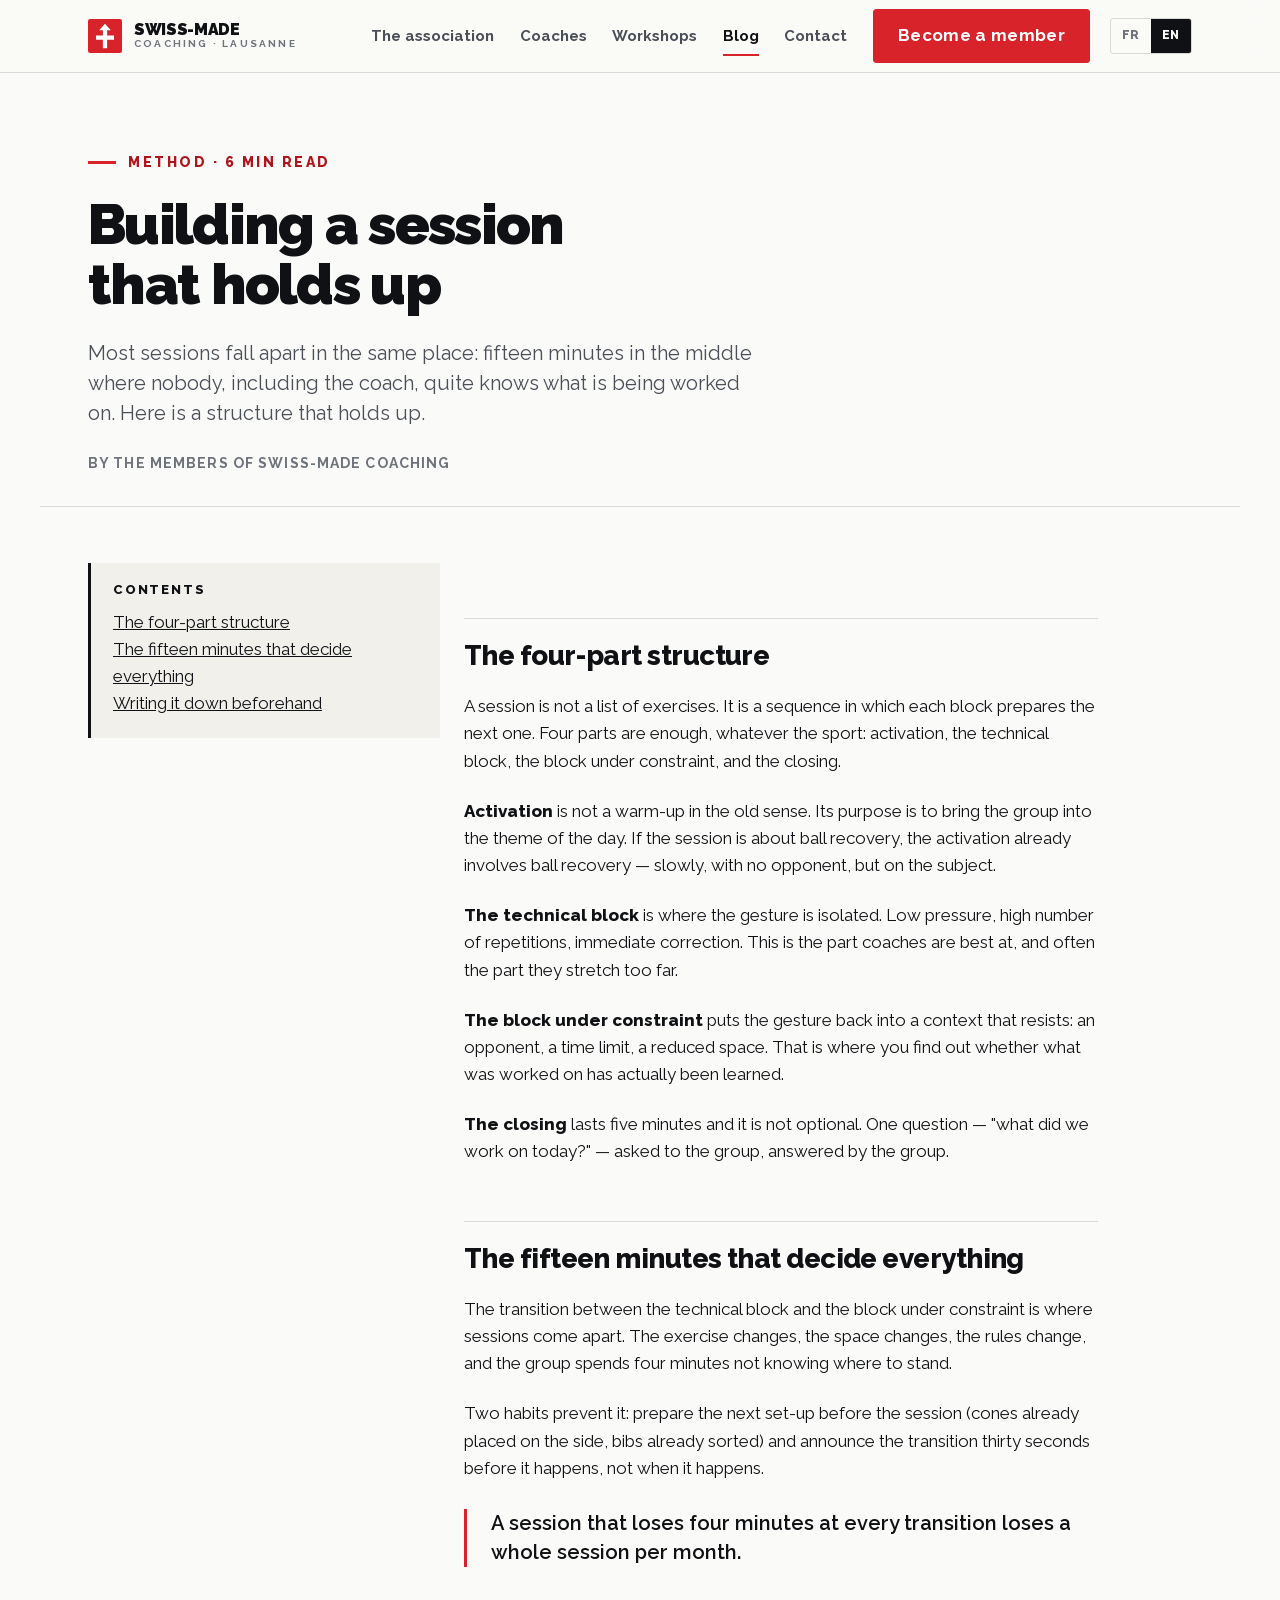
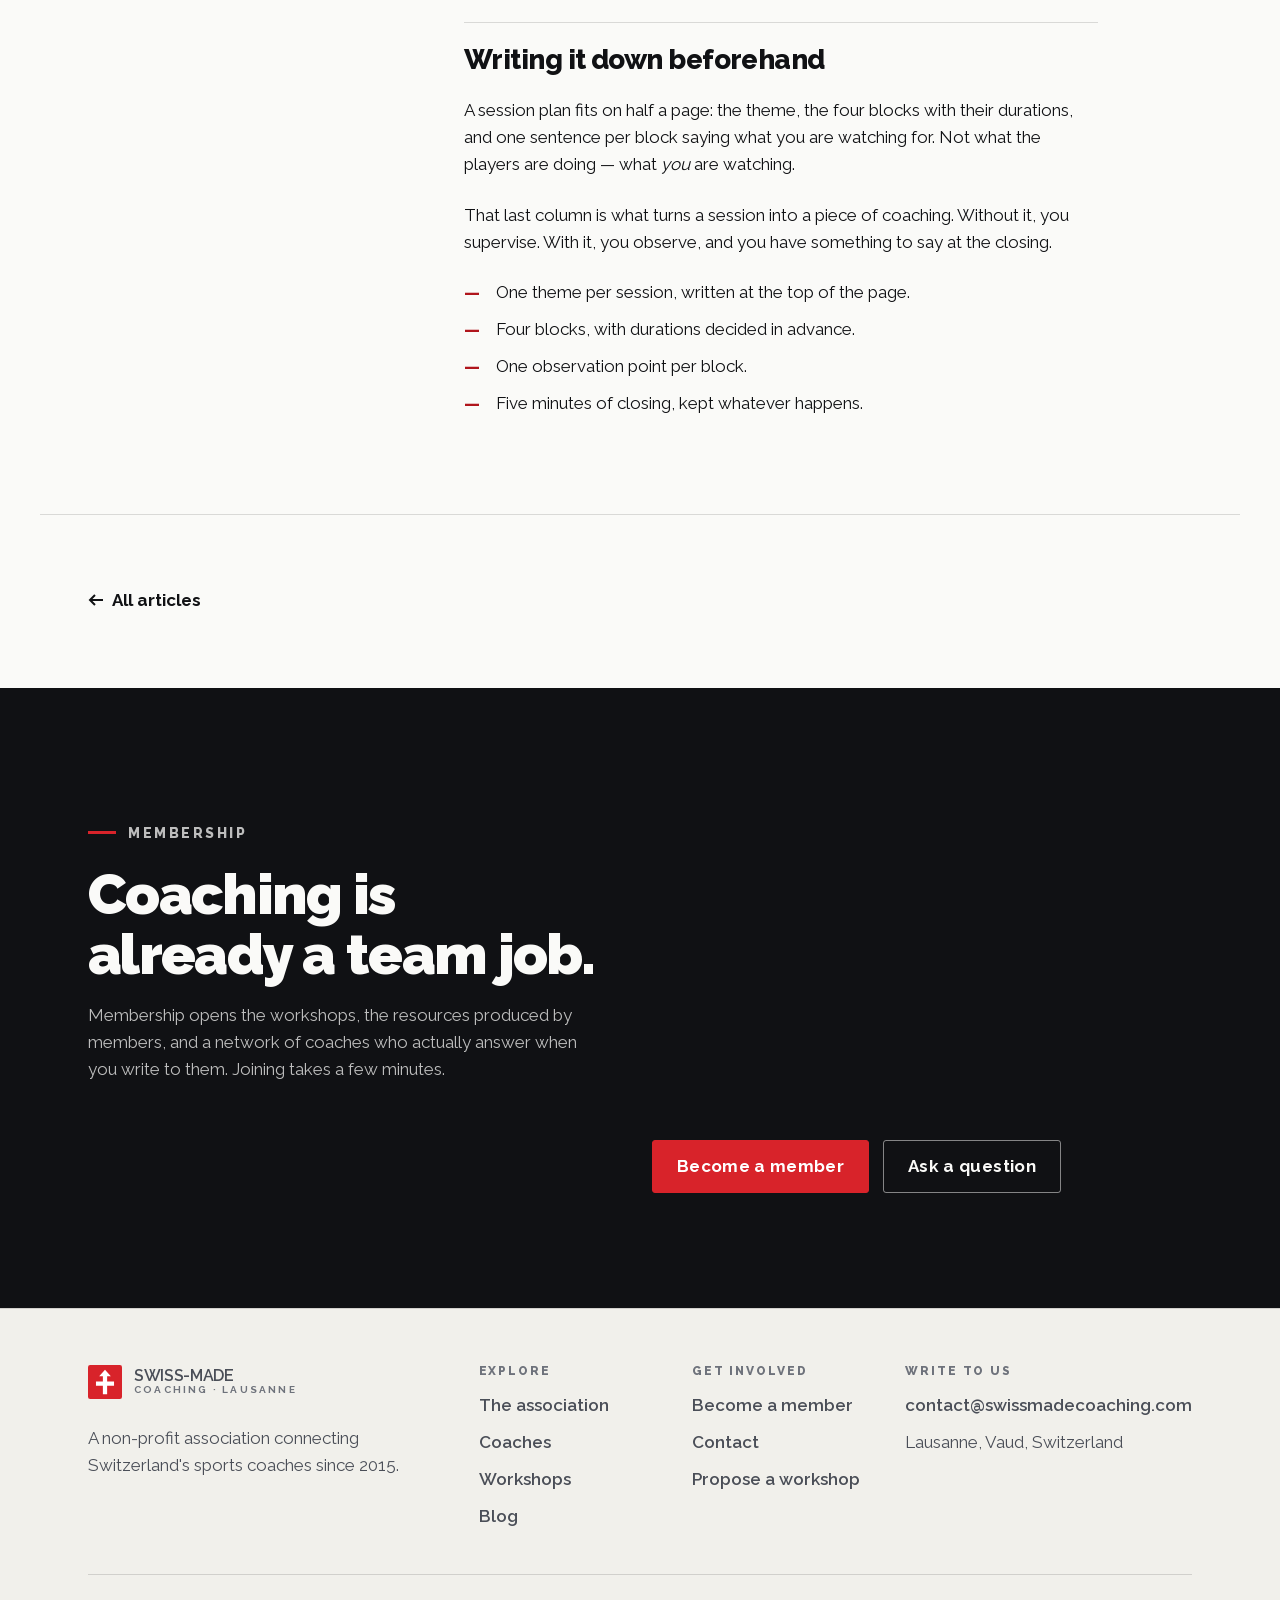
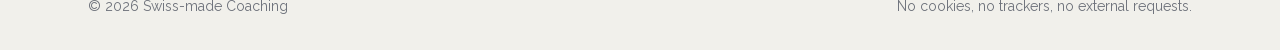
<file: swissmadecoaching/blog/seance-qui-tient-la-route.html>
<!DOCTYPE html>
<html lang="fr"
      data-title-en="Building a session that holds up — Swiss-made Coaching"
      data-desc-en="A four-part session structure usable in any sport, and the transitions that cost you a full session every month.">
<head>
<meta charset="UTF-8">
<meta name="viewport" content="width=device-width, initial-scale=1">
<title>Construire une séance qui tient la route — Swiss-made Coaching</title>
<meta name="description" content="Une trame de séance en quatre temps, applicable quel que soit le sport, et les transitions qui font perdre une séance par mois.">
<link rel="canonical" href="https://www.swissmadecoaching.com/blog/seance-qui-tient-la-route">
<link rel="icon" type="image/svg+xml" href="../assets/img/favicon.svg">
<meta property="og:type" content="website">
<meta property="og:title" content="Construire une séance qui tient la route — Swiss-made Coaching">
<meta property="og:description" content="Une trame de séance en quatre temps, applicable quel que soit le sport, et les transitions qui font perdre une séance par mois.">
<meta property="og:url" content="https://www.swissmadecoaching.com/blog/seance-qui-tient-la-route">
<meta property="og:locale" content="fr_CH">
<meta property="og:locale:alternate" content="en_GB">
<meta name="twitter:card" content="summary_large_image">
<meta name="theme-color" content="#FAFAF8">
<link rel="stylesheet" href="../assets/site.css">
<script type="application/ld+json">
{
  "@context": "https://schema.org",
  "@type": "Article",
  "headline": "Construire une séance qui tient la route",
  "inLanguage": "fr",
  "author": { "@type": "Organization", "name": "Swiss-made Coaching" },
  "publisher": { "@type": "Organization", "name": "Swiss-made Coaching" }
}
</script>
</head>
<body>

<!-- ============ EN-TÊTE (bloc commun à toutes les pages) ============ -->
<a class="skip" href="#main" data-i18n="skip">Aller au contenu</a>

<header class="site-header">
  <div class="container header-inner">
    <a class="brand" href="../index.html" aria-label="Swiss-made Coaching, accueil" data-i18n-attr="aria-label:brand.aria">
      <svg class="brand__mark" viewBox="0 0 64 64" aria-hidden="true" focusable="false"><rect width="64" height="64" rx="4" fill="#D8232A"/><path d="M32 9 43 21H36v10h13v8H36v16h-8V39H15v-8h13V21h-7z" fill="#FFFFFF"/></svg>
      <span class="brand__name">Swiss-made<span>Coaching · Lausanne</span></span>
    </a>

    <nav class="nav" aria-label="Navigation principale" data-i18n-attr="aria-label:nav.aria">
      <ul class="nav__list">
        <li><a class="nav__link" href="../association.html" data-i18n="nav.about">L'association</a></li>
        <li><a class="nav__link" href="../coachs.html" data-i18n="nav.coaches">Coachs</a></li>
        <li><a class="nav__link" href="../workshops.html" data-i18n="nav.workshops">Workshops</a></li>
        <li><a class="nav__link" href="../blog.html" aria-current="page" data-i18n="nav.blog">Blog</a></li>
        <li><a class="nav__link" href="../contact.html" data-i18n="nav.contact">Contact</a></li>
        <li><a class="btn btn--primary" href="../membre.html" data-i18n="nav.join">Devenir membre</a></li>
      </ul>
    </nav>

    <div class="header-actions">
      <div class="lang-switch" role="group" aria-label="Choix de la langue" data-i18n-attr="aria-label:lang.aria">
        <button type="button" data-lang-btn="fr" aria-pressed="true">FR</button>
        <button type="button" data-lang-btn="en" aria-pressed="false">EN</button>
      </div>
      <button class="burger" type="button" data-burger aria-expanded="false" aria-controls="drawer"
              aria-label="Ouvrir le menu" data-i18n-attr="aria-label:menu.aria"><span></span></button>
    </div>
  </div>
</header>

<div class="drawer" id="drawer" data-drawer aria-hidden="true">
  <a href="../index.html"><span class="num-tag">01</span><span data-i18n="nav.home">Accueil</span></a>
  <a href="../association.html"><span class="num-tag">02</span><span data-i18n="nav.about">L'association</span></a>
  <a href="../coachs.html"><span class="num-tag">03</span><span data-i18n="nav.coaches">Coachs</span></a>
  <a href="../workshops.html"><span class="num-tag">04</span><span data-i18n="nav.workshops">Workshops</span></a>
  <a href="../blog.html" aria-current="page"><span class="num-tag">05</span><span data-i18n="nav.blog">Blog</span></a>
  <a href="../contact.html"><span class="num-tag">06</span><span data-i18n="nav.contact">Contact</span></a>
  <a class="btn btn--primary" href="../membre.html" data-i18n="nav.join">Devenir membre</a>
</div>

<main id="main">
  <article>
    <header class="article-head container">
      <div class="grid">
        <div class="col-8">
          <p class="eyebrow" data-i18n="a1.meta">Méthode · 6 min de lecture</p>
          <h1 class="h1" style="margin-top:20px" data-i18n="a1.title">Construire une séance qui tient la route</h1>
          <p class="lead" style="margin-top:24px" data-i18n="a1.chapo">La plupart des séances se défont au même endroit : un quart d'heure au milieu où plus personne, coach compris, ne sait très bien ce qu'on travaille. Voici une trame qui tient.</p>
          <p class="article-meta">
            <span data-i18n="article.by">Par les membres de Swiss-made Coaching</span>
          </p>
        </div>
      </div>
    </header>

    <div class="container bordered-top" style="padding-top:clamp(32px,5vw,56px);padding-bottom:clamp(48px,8vw,96px)">
      <div class="grid">
        <div class="col-4">
          <nav class="toc" aria-label="Sommaire de l'article" data-i18n-attr="aria-label:article.toc.aria">
            <h2 data-i18n="article.toc">Sommaire</h2>
            <ol>
          <li><a href="#structure" data-i18n="a1.toc1">La trame en quatre temps</a></li>
          <li><a href="#transitions" data-i18n="a1.toc2">Les quinze minutes qui décident de tout</a></li>
          <li><a href="#ecrire" data-i18n="a1.toc3">L'écrire avant</a></li>
            </ol>
          </nav>
        </div>
        <div class="col-7 prose">
          <h2 id="structure" data-i18n="a1.h1">La trame en quatre temps</h2>
          <p data-i18n="a1.p1">Une séance n'est pas une liste d'exercices. C'est une suite dans laquelle chaque bloc prépare le suivant. Quatre temps suffisent, quel que soit le sport : l'activation, le bloc technique, le bloc sous contrainte, et la clôture.</p>
          <p data-i18n="a1.p2"><strong>L'activation</strong> n'est pas un échauffement au sens ancien. Elle sert à faire entrer le groupe dans le thème du jour. Si la séance porte sur la récupération du ballon, l'activation contient déjà de la récupération de ballon — lentement, sans adversaire, mais sur le sujet.</p>
          <p data-i18n="a1.p3"><strong>Le bloc technique</strong> est le moment où l'on isole le geste. Pression faible, répétitions nombreuses, correction immédiate. C'est la partie que les coachs maîtrisent le mieux, et souvent celle qu'ils étirent trop.</p>
          <p data-i18n="a1.p4"><strong>Le bloc sous contrainte</strong> remet le geste dans un contexte qui résiste : un adversaire, un temps limité, un espace réduit. C'est là qu'on découvre si ce qui a été travaillé a réellement été appris.</p>
          <p data-i18n="a1.p5"><strong>La clôture</strong> dure cinq minutes et n'est pas facultative. Une question — « qu'est-ce qu'on a travaillé aujourd'hui ? » — posée au groupe, à laquelle le groupe répond.</p>

          <h2 id="transitions" data-i18n="a1.h2">Les quinze minutes qui décident de tout</h2>
          <p data-i18n="a1.p6">La transition entre le bloc technique et le bloc sous contrainte est l'endroit où les séances se défont. L'exercice change, l'espace change, les règles changent, et le groupe passe quatre minutes à ne pas savoir où se mettre.</p>
          <p data-i18n="a1.p7">Deux habitudes l'évitent : préparer le dispositif suivant avant la séance (les plots déjà posés sur le côté, les chasubles déjà triées) et annoncer la transition trente secondes avant qu'elle arrive, pas au moment où elle arrive.</p>
          <blockquote><p data-i18n="a1.q">Une séance qui perd quatre minutes à chaque transition perd une séance entière par mois.</p></blockquote>

          <h2 id="ecrire" data-i18n="a1.h3">L'écrire avant</h2>
          <p data-i18n="a1.p8">Un plan de séance tient sur une demi-page : le thème, les quatre blocs avec leur durée, et une phrase par bloc indiquant ce que vous surveillez. Pas ce que font les joueurs — ce que <em>vous</em> regardez.</p>
          <p data-i18n="a1.p9">Cette dernière colonne est ce qui transforme une séance en acte de coaching. Sans elle, on surveille. Avec elle, on observe, et on a quelque chose à dire au moment de la clôture.</p>
          <ul>
            <li data-i18n="a1.li1">Un thème par séance, écrit en haut de la page.</li>
            <li data-i18n="a1.li2">Quatre blocs, avec des durées décidées à l'avance.</li>
            <li data-i18n="a1.li3">Un point d'observation par bloc.</li>
            <li data-i18n="a1.li4">Cinq minutes de clôture, tenues quoi qu'il arrive.</li>
          </ul>
        </div>
      </div>
    </div>
  </article>

  <section class="section--tight container bordered-top">
    <a class="link-arrow" href="../blog.html">
      <svg width="16" height="16" viewBox="0 0 16 16" aria-hidden="true"><path d="M15 8H3M7 3 2 8l5 5" fill="none" stroke="currentColor" stroke-width="2"/></svg>
      <span data-i18n="article.back">Tous les articles</span>
    </a>
  </section>

  <section class="section cta-band ">
    <div class="container grid" style="align-items:center">
      <div class="col-7">
        <p class="eyebrow" data-i18n="cta.eyebrow">Adhésion</p>
        <h2 class="h1" style="margin-top:20px" data-i18n="cta.title">Coacher, c'est déjà un métier d'équipe.</h2>
        <p data-i18n="cta.text">
          L'adhésion donne accès aux workshops, aux ressources produites par les membres et à un
          réseau de coachs qui répondent quand on leur écrit. Rejoignez l'association en quelques minutes.
        </p>
      </div>
      <div class="col-4 col-start-7">
        <div class="cta-band__actions">
          <a class="btn btn--primary" href="../membre.html" data-i18n="cta.join">Devenir membre</a>
          <a class="btn btn--onink" href="../contact.html" data-i18n="cta.ask">Poser une question</a>
        </div>
      </div>
    </div>
  </section>

</main>

<!-- ============ PIED DE PAGE (bloc commun à toutes les pages) ============ -->
<footer class="site-footer">
  <div class="container">
    <div class="footer-grid">
      <div class="footer-col">
        <a class="brand" href="../index.html">
          <svg class="brand__mark" viewBox="0 0 64 64" aria-hidden="true" focusable="false"><rect width="64" height="64" rx="4" fill="#D8232A"/><path d="M32 9 43 21H36v10h13v8H36v16h-8V39H15v-8h13V21h-7z" fill="#FFFFFF"/></svg>
          <span class="brand__name">Swiss-made<span>Coaching · Lausanne</span></span>
        </a>
        <p class="muted" style="margin-top:18px;max-width:34ch" data-i18n="footer.tagline">
          Association à but non lucratif qui relie les coachs sportifs de Suisse depuis 2015.
        </p>
      </div>
      <div class="footer-col">
        <h3 data-i18n="footer.explore">Explorer</h3>
        <ul>
          <li><a href="../association.html" data-i18n="nav.about">L'association</a></li>
          <li><a href="../coachs.html" data-i18n="nav.coaches">Coachs</a></li>
          <li><a href="../workshops.html" data-i18n="nav.workshops">Workshops</a></li>
          <li><a href="../blog.html" data-i18n="nav.blog">Blog</a></li>
        </ul>
      </div>
      <div class="footer-col">
        <h3 data-i18n="footer.join">Participer</h3>
        <ul>
          <li><a href="../membre.html" data-i18n="nav.join">Devenir membre</a></li>
          <li><a href="../contact.html" data-i18n="nav.contact">Contact</a></li>
          <li><a href="../workshops.html" data-i18n="footer.proposews">Proposer un workshop</a></li>
        </ul>
      </div>
      <div class="footer-col">
        <h3 data-i18n="footer.contact">Nous écrire</h3>
        <ul>
          <li><a href="mailto:contact@swissmadecoaching.com">contact@swissmadecoaching.com</a></li>
          <li><span class="muted" data-i18n="footer.address">Lausanne, Vaud, Suisse</span></li>
        </ul>
      </div>
    </div>
    <div class="footer-bottom">
      <span>© <span data-year>2026</span> Swiss-made Coaching</span>
      <span data-i18n="footer.privacy">Aucun cookie, aucun traceur, aucune requête externe.</span>
    </div>
  </div>
</footer>

<script src="../assets/i18n.js"></script>
<script src="../assets/site.js"></script>
</body>
</html>
</file>
<file: swissmadecoaching/assets/site.css>
/* =============================================================
   Swiss-made Coaching — design system
   Direction : « Swiss editorial » — grille stricte, typographie
   forte, filets fins, beaucoup de blanc, un seul accent rouge.
   Aucune requête externe : polices auto-hébergées (RGPD / nLPD).
   ============================================================= */

@font-face { font-family:'Raleway'; font-style:normal; font-weight:400; font-display:swap; src:url('../fonts/raleway-400.woff2') format('woff2'); }
@font-face { font-family:'Raleway'; font-style:normal; font-weight:600; font-display:swap; src:url('../fonts/raleway-600.woff2') format('woff2'); }
@font-face { font-family:'Raleway'; font-style:normal; font-weight:700; font-display:swap; src:url('../fonts/raleway-700.woff2') format('woff2'); }
@font-face { font-family:'Raleway'; font-style:normal; font-weight:800; font-display:swap; src:url('../fonts/raleway-800.woff2') format('woff2'); }
@font-face { font-family:'Raleway'; font-style:normal; font-weight:900; font-display:swap; src:url('../fonts/raleway-900.woff2') format('woff2'); }

/* ---------- Tokens ---------- */
:root {
  --paper:      #FAFAF8;
  --paper-2:    #F1F0EB;
  --paper-3:    #E8E7E1;
  --ink:        #101114;
  --ink-soft:   #4A4E57;   /* 7.4:1 sur --paper */
  --ink-faint:  #6E727B;   /* 4.8:1 sur --paper — jamais sous 16px */
  --rule:       rgba(16, 17, 20, .14);
  --rule-soft:  rgba(16, 17, 20, .07);
  --red:        #D8232A;   /* aplats, filets, fonds */
  --red-ink:    #B0151C;   /* texte rouge sur fond clair — 5.6:1 */
  --red-dark:   #961117;

  --gut:   24px;
  --maxw:  1200px;
  --measure: 68ch;

  --step--1: clamp(.8125rem, .78rem + .16vw, .875rem);
  --step-0:  clamp(1rem, .96rem + .2vw, 1.0625rem);
  --step-1:  clamp(1.125rem, 1.06rem + .3vw, 1.25rem);
  --step-2:  clamp(1.375rem, 1.24rem + .6vw, 1.75rem);
  --step-3:  clamp(1.75rem, 1.5rem + 1.1vw, 2.5rem);
  --step-4:  clamp(2.25rem, 1.7rem + 2.3vw, 3.75rem);
  --step-5:  clamp(2.75rem, 1.6rem + 5vw, 6rem);

  --ease: cubic-bezier(.22, .61, .36, 1);
}

/* ---------- Reset ---------- */
*, *::before, *::after { box-sizing: border-box; }
* { margin: 0; }
html { -webkit-text-size-adjust: 100%; scroll-behavior: smooth; }
body {
  background: var(--paper);
  color: var(--ink);
  font-family: 'Raleway', -apple-system, "Segoe UI", Roboto, Helvetica, Arial, sans-serif;
  font-size: var(--step-0);
  line-height: 1.6;
  -webkit-font-smoothing: antialiased;
  text-rendering: optimizeLegibility;
  overflow-x: hidden;
}
img, svg, video { display: block; max-width: 100%; height: auto; }
button, input, select, textarea { font: inherit; color: inherit; }
a { color: inherit; }
ul, ol { list-style: none; padding: 0; }

:focus-visible {
  outline: 3px solid var(--red);
  outline-offset: 3px;
  border-radius: 2px;
}

::selection { background: var(--red); color: #fff; }

/* ---------- Layout ---------- */
.container {
  width: 100%;
  max-width: var(--maxw);
  margin-inline: auto;
  padding-inline: clamp(20px, 5vw, 48px);
}
.grid {
  display: grid;
  grid-template-columns: repeat(12, minmax(0, 1fr));
  gap: var(--gut);
}
.section { padding-block: clamp(56px, 9vw, 120px); }
.section--tight { padding-block: clamp(40px, 6vw, 72px); }
.section--paper2 { background: var(--paper-2); }
.section--ink { background: var(--ink); color: var(--paper); }
.section--ink .lead, .section--ink .muted { color: rgba(250, 250, 248, .74); }
.bordered-top { border-top: 1px solid var(--rule); }
.hr { height: 1px; background: var(--rule); border: 0; }

/* ---------- Typographie ---------- */
h1, h2, h3, h4 { font-weight: 800; line-height: 1.06; letter-spacing: -.02em; text-wrap: balance; }
.display {
  font-size: var(--step-5);
  font-weight: 900;
  letter-spacing: -.035em;
  line-height: .94;
  text-transform: uppercase;
}
.h1 { font-size: var(--step-4); font-weight: 900; letter-spacing: -.03em; }
.h2 { font-size: var(--step-3); }
.h3 { font-size: var(--step-2); }
.h4 { font-size: var(--step-1); letter-spacing: -.01em; }
.lead {
  font-size: var(--step-1);
  line-height: 1.5;
  color: var(--ink-soft);
  max-width: 56ch;
}
.muted { color: var(--ink-soft); }
.measure { max-width: var(--measure); }
p + p { margin-top: 1em; }

.eyebrow {
  display: inline-flex;
  align-items: center;
  gap: 12px;
  font-size: var(--step--1);
  font-weight: 800;
  letter-spacing: .18em;
  text-transform: uppercase;
  color: var(--red-ink);
}
.eyebrow::before {
  content: "";
  width: 28px;
  height: 3px;
  background: var(--red);
  flex: none;
}
.section--ink .eyebrow { color: #FF8A8F; }

.num-tag {
  font-size: var(--step--1);
  font-weight: 800;
  letter-spacing: .16em;
  color: var(--ink-faint);
  font-variant-numeric: tabular-nums;
}

/* ---------- Boutons ---------- */
.btn {
  --btn-bg: transparent;
  --btn-fg: var(--ink);
  --btn-bd: var(--ink);
  display: inline-flex;
  align-items: center;
  justify-content: center;
  gap: 10px;
  min-height: 48px;
  padding: 12px 24px;
  border: 1.5px solid var(--btn-bd);
  border-radius: 3px;
  background: var(--btn-bg);
  color: var(--btn-fg);
  font-weight: 700;
  letter-spacing: .02em;
  text-decoration: none;
  cursor: pointer;
  transition: background-color .2s var(--ease), color .2s var(--ease), border-color .2s var(--ease), transform .2s var(--ease);
}
.btn:hover { transform: translateY(-1px); }
.btn--primary { --btn-bg: var(--red); --btn-fg: #fff; --btn-bd: var(--red); }
.btn--primary:hover { --btn-bg: var(--red-dark); --btn-bd: var(--red-dark); }
.btn--ghost:hover { --btn-bg: var(--ink); --btn-fg: var(--paper); }
.btn--onink { --btn-bd: rgba(250,250,248,.5); --btn-fg: var(--paper); }
.btn--onink:hover { --btn-bg: var(--paper); --btn-fg: var(--ink); --btn-bd: var(--paper); }
.btn__arrow { transition: transform .2s var(--ease); }
.btn:hover .btn__arrow { transform: translateX(4px); }

.link-arrow {
  display: inline-flex;
  align-items: center;
  gap: 8px;
  font-weight: 700;
  text-decoration: none;
  padding-bottom: 2px;
  background-image: linear-gradient(var(--red), var(--red));
  background-size: 0% 2px;
  background-position: 0 100%;
  background-repeat: no-repeat;
  transition: background-size .25s var(--ease);
}
.link-arrow:hover, .link-arrow:focus-visible { background-size: 100% 2px; }
.link-arrow svg { transition: transform .2s var(--ease); }
.link-arrow:hover svg { transform: translateX(4px); }

/* ---------- Accessibilité ---------- */
.skip {
  position: absolute;
  left: 12px;
  top: -100px;
  z-index: 999;
  background: var(--ink);
  color: var(--paper);
  padding: 12px 18px;
  border-radius: 3px;
  font-weight: 700;
  text-decoration: none;
  transition: top .2s var(--ease);
}
.skip:focus { top: 12px; }
.visually-hidden {
  position: absolute !important;
  width: 1px; height: 1px;
  padding: 0; margin: -1px;
  overflow: hidden;
  clip: rect(0 0 0 0);
  white-space: nowrap;
  border: 0;
}

/* ---------- Header ---------- */
.site-header {
  position: sticky;
  top: 0;
  z-index: 100;
  background: rgba(250, 250, 248, .88);
  backdrop-filter: saturate(180%) blur(12px);
  border-bottom: 1px solid var(--rule);
}
.header-inner {
  display: flex;
  align-items: center;
  gap: 20px;
  min-height: 72px;
}
.brand {
  display: inline-flex;
  align-items: center;
  gap: 12px;
  text-decoration: none;
  font-weight: 900;
  letter-spacing: -.02em;
  line-height: 1.05;
  flex: none;
}
.brand__mark { width: 34px; height: 34px; flex: none; }
.brand__name { font-size: 1rem; text-transform: uppercase; }
.brand__name span { display: block; font-size: .625rem; font-weight: 700; letter-spacing: .22em; color: var(--ink-faint); }

.nav { margin-left: auto; }
.nav__list { display: flex; align-items: center; gap: clamp(14px, 2vw, 30px); }
.nav__link {
  position: relative;
  display: block;
  padding: 8px 0;
  font-size: .9375rem;
  font-weight: 700;
  text-decoration: none;
  color: var(--ink-soft);
  transition: color .2s var(--ease);
}
.nav__link::after {
  content: "";
  position: absolute;
  left: 0; bottom: 0;
  width: 100%; height: 2px;
  background: var(--red);
  transform: scaleX(0);
  transform-origin: left;
  transition: transform .25s var(--ease);
}
.nav__link:hover { color: var(--ink); }
.nav__link:hover::after { transform: scaleX(1); }
.nav__link[aria-current="page"] { color: var(--ink); }
.nav__link[aria-current="page"]::after { transform: scaleX(1); }

.header-actions { display: flex; align-items: center; gap: 12px; flex: none; }
.lang-switch { display: flex; align-items: center; border: 1px solid var(--rule); border-radius: 3px; overflow: hidden; }
.lang-switch button {
  min-width: 40px;
  min-height: 34px;
  padding: 4px 8px;
  border: 0;
  background: transparent;
  font-size: .75rem;
  font-weight: 800;
  letter-spacing: .08em;
  color: var(--ink-faint);
  cursor: pointer;
  transition: background-color .2s var(--ease), color .2s var(--ease);
}
.lang-switch button[aria-pressed="true"] { background: var(--ink); color: var(--paper); }
.lang-switch button:hover { color: var(--ink); }
.lang-switch button[aria-pressed="true"]:hover { color: var(--paper); }

.burger {
  display: none;
  width: 48px; height: 48px;
  align-items: center; justify-content: center;
  border: 1px solid var(--rule);
  border-radius: 3px;
  background: transparent;
  cursor: pointer;
}
.burger span { display: block; width: 20px; height: 2px; background: var(--ink); position: relative; transition: background-color .2s var(--ease); }
.burger span::before, .burger span::after {
  content: ""; position: absolute; left: 0; width: 20px; height: 2px; background: var(--ink);
  transition: transform .25s var(--ease), top .25s var(--ease);
}
.burger span::before { top: -6px; }
.burger span::after  { top: 6px; }
.burger[aria-expanded="true"] span { background: transparent; }
.burger[aria-expanded="true"] span::before { top: 0; transform: rotate(45deg); }
.burger[aria-expanded="true"] span::after  { top: 0; transform: rotate(-45deg); }

.drawer {
  position: fixed;
  inset: 0;
  z-index: 99;
  background: var(--paper);
  padding: 96px clamp(20px, 6vw, 48px) 40px;
  display: flex;
  flex-direction: column;
  gap: 4px;
  transform: translateY(-100%);
  visibility: hidden;
  transition: transform .32s var(--ease), visibility .32s;
  overflow-y: auto;
}
.drawer[data-open="true"] { transform: none; visibility: visible; }
.drawer a {
  display: flex;
  align-items: baseline;
  gap: 14px;
  padding: 16px 0;
  border-bottom: 1px solid var(--rule-soft);
  font-size: var(--step-2);
  font-weight: 800;
  letter-spacing: -.02em;
  text-decoration: none;
}
.drawer a .num-tag { font-size: .75rem; }
.drawer a[aria-current="page"] { color: var(--red-ink); }
.drawer .btn { margin-top: 28px; }
body.is-locked { overflow: hidden; }

/* ---------- Hero ---------- */
.hero { padding-block: clamp(48px, 8vw, 104px) clamp(40px, 6vw, 80px); position: relative; }
.hero__grid { align-items: end; }
.hero__text { grid-column: span 12; }
.hero__aside { grid-column: span 12; }
.hero .display { margin-top: 22px; }
.hero .display em {
  font-style: normal;
  color: var(--red-ink);
}
.hero__lead { margin-top: 26px; }
.hero__cta { display: flex; flex-wrap: wrap; gap: 14px; margin-top: 34px; }
.hero__figure {
  position: relative;
  aspect-ratio: 4 / 5;
  background: var(--paper-2);
  border: 1px solid var(--rule);
  overflow: hidden;
}
.hero__figure img, .hero__figure svg { width: 100%; height: 100%; object-fit: cover; }

/* Emplacement photo : à remplacer par une vraie image. */
.photo-slot {
  position: relative;
  background: var(--paper-2);
  border: 1px solid var(--rule);
  overflow: hidden;
}
.photo-slot > svg { width: 100%; height: 100%; }
.photo-slot__note {
  position: absolute;
  left: 10px; bottom: 10px;
  font-size: .625rem;
  font-weight: 800;
  letter-spacing: .14em;
  text-transform: uppercase;
  color: var(--ink-faint);
  background: rgba(250,250,248,.9);
  padding: 4px 8px;
  border-radius: 2px;
}

/* ---------- Bandeau de chiffres ---------- */
.stats { border-top: 1px solid var(--rule); border-bottom: 1px solid var(--rule); }
.stats__list { display: grid; grid-template-columns: repeat(2, 1fr); }
.stat { padding: 28px 0 26px; border-right: 1px solid var(--rule); }
.stat:nth-child(2n) { padding-left: 22px; border-right: 0; }
.stat__value { font-size: var(--step-3); font-weight: 900; letter-spacing: -.03em; line-height: 1; font-variant-numeric: tabular-nums; }
.stat__value sup { font-size: .45em; vertical-align: super; color: var(--red-ink); }
.stat__label { margin-top: 8px; font-size: var(--step--1); font-weight: 700; letter-spacing: .1em; text-transform: uppercase; color: var(--ink-faint); }

/* ---------- Cartes ---------- */
.cards { display: grid; gap: var(--gut); }
.cards--3 { grid-template-columns: 1fr; }
.cards--2 { grid-template-columns: 1fr; }

.card {
  display: flex;
  flex-direction: column;
  background: var(--paper);
  border: 1px solid var(--rule);
  border-radius: 3px;
  overflow: hidden;
  transition: border-color .25s var(--ease), transform .25s var(--ease);
}
.card:hover { border-color: var(--ink); transform: translateY(-3px); }
.card__body { padding: 24px; display: flex; flex-direction: column; gap: 10px; flex: 1; }
.card__title { font-size: var(--step-2); }
.card__title a { text-decoration: none; }
.card__title a::after { content: ""; position: absolute; inset: 0; }
.card { position: relative; }
.card__meta { font-size: var(--step--1); font-weight: 700; letter-spacing: .1em; text-transform: uppercase; color: var(--ink-faint); }
.card__text { color: var(--ink-soft); }
.card__foot { margin-top: auto; padding-top: 12px; font-weight: 700; color: var(--red-ink); }
.card__media { aspect-ratio: 3 / 2; border-bottom: 1px solid var(--rule); }
.card--coach .card__media { aspect-ratio: 1 / 1; }

/* Pilier numéroté */
.pillar { padding-top: 22px; border-top: 3px solid var(--ink); }
.pillar__n { font-size: var(--step--1); font-weight: 900; letter-spacing: .16em; color: var(--red-ink); }
.pillar h3 { margin-top: 12px; font-size: var(--step-2); }
.pillar p { margin-top: 10px; color: var(--ink-soft); }

/* Workshop */
.workshop {
  display: grid;
  grid-template-columns: 1fr;
  gap: 18px;
  padding: 26px 0;
  border-top: 1px solid var(--rule);
  position: relative;
}
.workshop:last-child { border-bottom: 1px solid var(--rule); }
.workshop__date {
  display: inline-flex;
  flex-direction: column;
  align-items: center;
  justify-content: center;
  width: 76px; height: 76px;
  flex: none;
  border: 1.5px solid var(--ink);
  border-radius: 3px;
  line-height: 1;
}
.workshop__date b { font-size: 1.5rem; font-weight: 900; letter-spacing: -.02em; }
.workshop__date span { margin-top: 4px; font-size: .625rem; font-weight: 800; letter-spacing: .16em; text-transform: uppercase; color: var(--ink-faint); }
.workshop--past { opacity: .62; }
.workshop--past .workshop__date { border-color: var(--rule); }
.workshop__head { display: flex; gap: 18px; align-items: flex-start; }
.workshop h3 { font-size: var(--step-2); }
.workshop__tags { display: flex; flex-wrap: wrap; gap: 8px; margin-top: 12px; }

.chip {
  display: inline-block;
  padding: 5px 11px;
  border: 1px solid var(--rule);
  border-radius: 999px;
  font-size: .75rem;
  font-weight: 700;
  letter-spacing: .06em;
  text-transform: uppercase;
  color: var(--ink-soft);
  background: var(--paper);
}
.chip--red { border-color: var(--red); color: var(--red-ink); }

/* Filtres */
.filters { display: flex; flex-wrap: wrap; gap: 10px; margin-top: 28px; }
.filters button {
  min-height: 40px;
  padding: 8px 16px;
  border: 1px solid var(--rule);
  border-radius: 999px;
  background: transparent;
  font-size: .8125rem;
  font-weight: 700;
  letter-spacing: .04em;
  cursor: pointer;
  color: var(--ink-soft);
  transition: background-color .2s var(--ease), color .2s var(--ease), border-color .2s var(--ease);
}
.filters button:hover { border-color: var(--ink); color: var(--ink); }
.filters button[aria-pressed="true"] { background: var(--ink); border-color: var(--ink); color: var(--paper); }
.filter-empty { margin-top: 28px; color: var(--ink-soft); }

/* ---------- Étapes ---------- */
.steps { counter-reset: step; display: grid; gap: 0; margin-top: 32px; }
.step {
  counter-increment: step;
  display: grid;
  grid-template-columns: 56px 1fr;
  gap: 20px;
  padding: 26px 0;
  border-top: 1px solid var(--rule);
}
.step:last-child { border-bottom: 1px solid var(--rule); }
.step::before {
  content: counter(step, decimal-leading-zero);
  font-size: 1.25rem;
  font-weight: 900;
  color: var(--red-ink);
  font-variant-numeric: tabular-nums;
}
.step h3 { font-size: var(--step-1); }
.step p { margin-top: 6px; color: var(--ink-soft); }

/* ---------- Tableau d'adhésion ---------- */
.tiers { display: grid; gap: var(--gut); grid-template-columns: 1fr; margin-top: 40px; }
.tier { display: flex; flex-direction: column; padding: 28px; border: 1px solid var(--rule); border-radius: 3px; background: var(--paper); }
.tier--feature { border: 2px solid var(--ink); background: var(--paper-2); }
.tier__price { font-size: var(--step-3); font-weight: 900; letter-spacing: -.03em; margin-top: 6px; }
.tier__price small { font-size: .875rem; font-weight: 700; color: var(--ink-faint); letter-spacing: 0; }
.tier ul { margin-top: 20px; display: grid; gap: 12px; flex: 1; }
.tier li { display: grid; grid-template-columns: 22px 1fr; gap: 10px; color: var(--ink-soft); }
.tier li::before { content: "→"; color: var(--red-ink); font-weight: 800; }
.tier .btn { margin-top: 26px; }

/* ---------- Formulaires ---------- */
.form { display: grid; gap: 20px; margin-top: 32px; max-width: 720px; }
.form__row { display: grid; gap: 20px; grid-template-columns: 1fr; }
.field { display: grid; gap: 7px; }
.field label { font-size: .8125rem; font-weight: 800; letter-spacing: .1em; text-transform: uppercase; }
.field .req { color: var(--red-ink); }
.field input, .field select, .field textarea {
  min-height: 50px;
  padding: 12px 14px;
  border: 1.5px solid var(--rule);
  border-radius: 3px;
  background: var(--paper);
  transition: border-color .2s var(--ease);
}
.field textarea { min-height: 150px; resize: vertical; }
.field input:hover, .field select:hover, .field textarea:hover { border-color: var(--ink-faint); }
.field input:focus, .field select:focus, .field textarea:focus { border-color: var(--ink); }
.field[data-invalid="true"] input,
.field[data-invalid="true"] select,
.field[data-invalid="true"] textarea { border-color: var(--red); background: #FDF4F4; }
.field__error { display: none; font-size: .8125rem; font-weight: 700; color: var(--red-ink); }
.field[data-invalid="true"] .field__error { display: block; }
.field__hint { font-size: .8125rem; color: var(--ink-faint); }
.field--check { grid-template-columns: 22px 1fr; align-items: start; gap: 12px; }
.field--check input { min-height: 0; width: 20px; height: 20px; margin-top: 3px; accent-color: var(--red); }
.field--check label { text-transform: none; letter-spacing: 0; font-size: .9375rem; font-weight: 600; line-height: 1.5; }
.form__status {
  padding: 14px 16px;
  border-left: 3px solid var(--red);
  background: var(--paper-2);
  font-weight: 700;
}
.form__status:empty { display: none; }
.form__note { font-size: .8125rem; color: var(--ink-faint); max-width: 60ch; }

/* ---------- Prose (articles) ---------- */
.prose { max-width: var(--measure); }
.prose > * + * { margin-top: 1.35em; }
.prose h2 { font-size: var(--step-2); margin-top: 2em; padding-top: .8em; border-top: 1px solid var(--rule); }
.prose h3 { font-size: var(--step-1); margin-top: 1.8em; }
.prose ul { display: grid; gap: 10px; }
.prose ul li { display: grid; grid-template-columns: 20px 1fr; gap: 12px; }
.prose ul li::before { content: "—"; color: var(--red-ink); font-weight: 800; }
.prose ol { display: grid; gap: 10px; counter-reset: p; }
.prose ol li { display: grid; grid-template-columns: 28px 1fr; gap: 12px; counter-increment: p; }
.prose ol li::before { content: counter(p) "."; font-weight: 800; color: var(--red-ink); }
.prose blockquote {
  padding-left: 24px;
  border-left: 3px solid var(--red);
  font-size: var(--step-1);
  font-weight: 600;
  line-height: 1.45;
}
.prose blockquote footer { margin-top: 10px; font-size: var(--step--1); font-weight: 700; letter-spacing: .1em; text-transform: uppercase; color: var(--ink-faint); }
.prose strong { font-weight: 800; }
.prose a { font-weight: 700; text-decoration-thickness: 1px; text-underline-offset: 3px; }

.toc { padding: 20px 22px; background: var(--paper-2); border-left: 3px solid var(--ink); }
.toc h2 { font-size: .8125rem !important; margin: 0 !important; padding: 0 !important; border: 0 !important; letter-spacing: .14em; text-transform: uppercase; }
.toc ol { margin-top: 12px; gap: 8px; }

.article-head { padding-block: clamp(36px, 6vw, 72px) 32px; }
.article-meta { display: flex; flex-wrap: wrap; align-items: center; gap: 10px 18px; margin-top: 24px; font-size: var(--step--1); font-weight: 700; letter-spacing: .08em; text-transform: uppercase; color: var(--ink-faint); }

/* ---------- Callout ---------- */
.callout {
  padding: 20px 22px;
  border: 1px dashed var(--rule);
  border-left: 3px solid var(--red);
  background: var(--paper-2);
  border-radius: 3px;
  color: var(--ink-soft);
}
.callout b { color: var(--ink); }

/* ---------- CTA bande ---------- */
.cta-band { background: var(--ink); color: var(--paper); }
.cta-band .h1 { max-width: 16ch; }
.cta-band p { color: rgba(250,250,248,.74); max-width: 52ch; margin-top: 18px; }
.cta-band__actions { display: flex; flex-wrap: wrap; gap: 14px; margin-top: 32px; }

/* ---------- Footer ---------- */
.site-footer { border-top: 1px solid var(--rule); padding-block: 56px 32px; background: var(--paper-2); }
.footer-grid { display: grid; gap: 36px; grid-template-columns: 1fr; }
.footer-col h3 { font-size: .75rem; letter-spacing: .16em; text-transform: uppercase; color: var(--ink-faint); font-weight: 800; }
.footer-col ul { margin-top: 14px; display: grid; gap: 10px; }
.footer-col a { text-decoration: none; color: var(--ink-soft); font-weight: 600; }
.footer-col a:hover { color: var(--ink); text-decoration: underline; text-underline-offset: 3px; }
.footer-bottom {
  margin-top: 44px;
  padding-top: 20px;
  border-top: 1px solid var(--rule);
  display: flex;
  flex-wrap: wrap;
  gap: 10px 24px;
  justify-content: space-between;
  font-size: var(--step--1);
  color: var(--ink-faint);
}

/* ---------- Reveal ----------
   Le contenu est visible par défaut : il n'est masqué que là où le
   script peut le révéler. Sans JS — ou si la requête média n'est pas
   comprise — rien ne disparaît. */
@media (scripting: enabled) {
  .reveal { opacity: 0; transform: translateY(14px); transition: opacity .6s var(--ease), transform .6s var(--ease); }
  .reveal.is-in { opacity: 1; transform: none; }
}

/* ---------- Breakpoints ---------- */
@media (min-width: 640px) {
  .stats__list { grid-template-columns: repeat(4, 1fr); }
  .stat { padding-left: 22px; }
  .stat:first-child { padding-left: 0; }
  .stat:nth-child(2n) { border-right: 1px solid var(--rule); }
  .stat:last-child { border-right: 0; }
  .cards--2 { grid-template-columns: repeat(2, 1fr); }
  .cards--3 { grid-template-columns: repeat(2, 1fr); }
  .form__row { grid-template-columns: 1fr 1fr; }
  .footer-grid { grid-template-columns: repeat(2, 1fr); }
  .workshop { grid-template-columns: 1fr; }
}
@media (min-width: 900px) {
  .toc { position: sticky; top: 96px; }
  .cards--3 { grid-template-columns: repeat(3, 1fr); }
  .tiers { grid-template-columns: repeat(3, 1fr); }
  .hero__text { grid-column: span 7; }
  .hero__aside { grid-column: 9 / span 4; }
  .footer-grid { grid-template-columns: 2fr 1fr 1fr 1fr; }
  .workshop { grid-template-columns: 1.35fr 1fr; align-items: start; gap: 32px; }
  .steps { grid-template-columns: 1fr; }
  .col-6  { grid-column: span 6; }
  .col-5  { grid-column: span 5; }
  .col-7  { grid-column: span 7; }
  .col-4  { grid-column: span 4; }
  .col-8  { grid-column: span 8; }
  .col-start-7 { grid-column: 7 / span 6; }
}
@media (max-width: 899px) {
  .col-6, .col-5, .col-7, .col-4, .col-8, .col-start-7 { grid-column: span 12; }
}
@media (max-width: 819px) {
  .nav { display: none; }
  .burger { display: inline-flex; }
  .header-actions { margin-left: auto; }
}

@media (prefers-reduced-motion: reduce) {
  html { scroll-behavior: auto; }
  *, *::before, *::after {
    animation-duration: .001ms !important;
    animation-iteration-count: 1 !important;
    transition-duration: .001ms !important;
  }
  .reveal { opacity: 1; transform: none; }
}

@media print {
  .site-header, .drawer, .cta-band, .site-footer { display: none; }
  body { background: #fff; }
}
</file>
